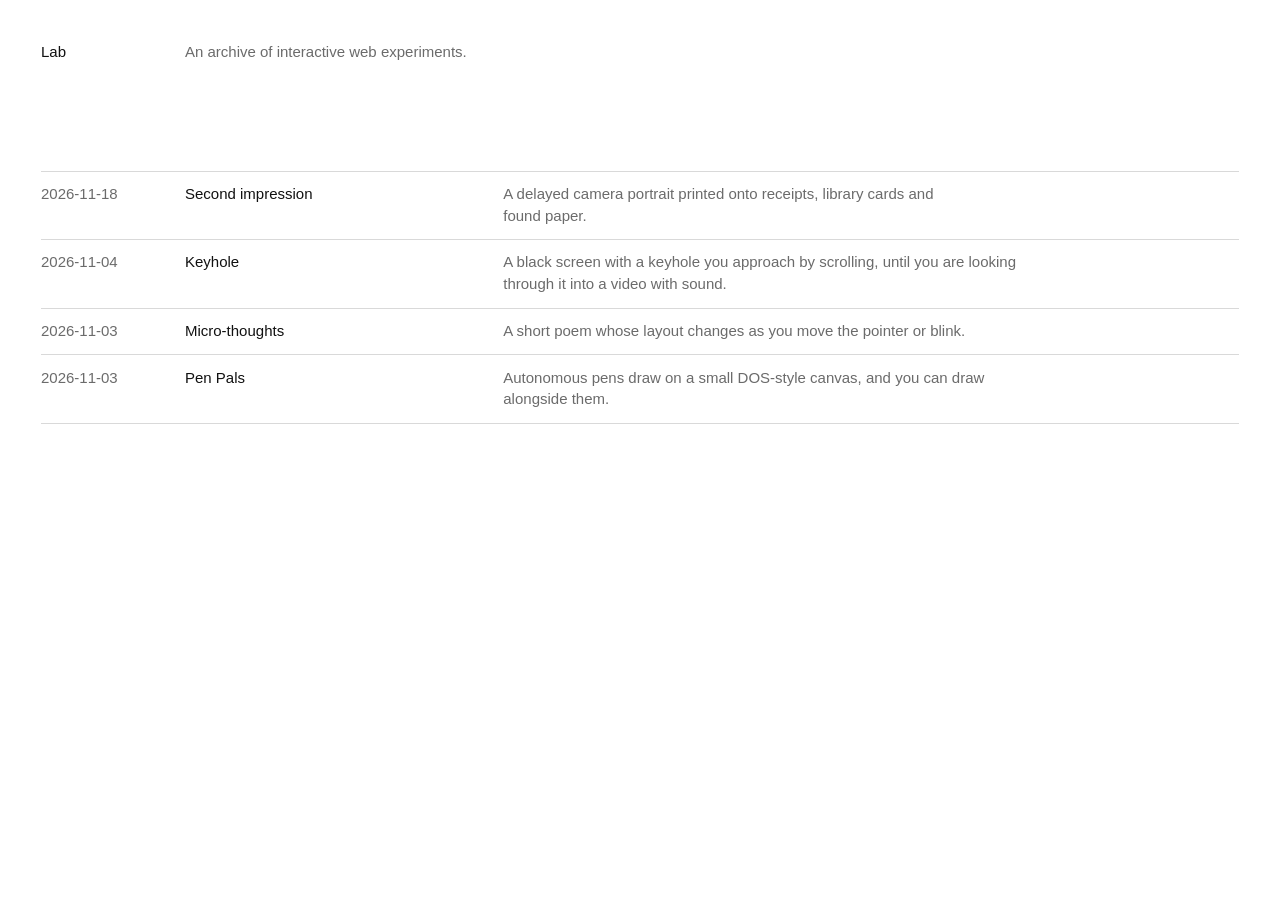
<file: index.html>
<!doctype html>
<html lang="en">
<head>
<meta charset="utf-8">
<meta name="viewport" content="width=device-width, initial-scale=1">
<meta name="description" content="An archive of interactive web experiments.">
<meta name="theme-color" content="#ffffff">
<link rel="icon" href="data:,">
<title>Lab</title>
<style>
  :root {
    color-scheme: light;
    --ink: #111;
    --quiet: #6b6b6b;
    --rule: #d9d9d9;
    --paper: #fff;
    --margin: clamp(16px, 3.2vw, 48px);
    --date: 7.5rem;
    --name: minmax(9rem, 2fr);
    --text: minmax(0, 5fr);
    --gap: 1.5rem;
  }
  * { box-sizing: border-box; }
  html { -webkit-text-size-adjust: 100%; }
  body {
    margin: 0;
    padding: var(--margin);
    background: var(--paper);
    color: var(--ink);
    font: 400 15px/1.45 "Helvetica Neue", Helvetica, Arial, sans-serif;
    -webkit-font-smoothing: antialiased;
  }
  header, li a {
    display: grid;
    grid-template-columns: var(--date) var(--name) var(--text);
    column-gap: var(--gap);
  }
  header { padding-bottom: clamp(3rem, 12vh, 7.5rem); }
  h1, p { margin: 0; font: inherit; }
  h1 { font-weight: 500; }
  header p { grid-column: 2 / -1; color: var(--quiet); }
  ol { margin: 0; padding: 0; list-style: none; border-bottom: 1px solid var(--rule); }
  li { border-top: 1px solid var(--rule); }
  li a { padding: 0.7rem 0 0.8rem; color: inherit; text-decoration: none; }
  time { color: var(--quiet); font-variant-numeric: tabular-nums; }
  .title { font-weight: 500; }
  .description { color: var(--quiet); max-width: 62ch; text-wrap: pretty; }
  li a:hover .title, li a:focus-visible .title { text-decoration: underline; text-underline-offset: 0.2em; text-decoration-thickness: 1px; }
  li a:focus-visible { outline: 1px solid var(--ink); outline-offset: 2px; }
  @media (max-width: 640px) {
    header, li a { grid-template-columns: minmax(0, 1fr); }
    header p { grid-column: 1; }
    time { font-size: 13px; }
  }
</style>
</head>
<body>
  <header>
    <h1>Lab</h1>
    <p>An archive of interactive web experiments.</p>
  </header>
  <main>
    <ol>
      <!-- prototypes:start (generated, do not edit) -->
      <li><a href="prototypes/second-impression/index.html"><time datetime="2026-11-18">2026-11-18</time><span class="title">Second impression</span><span class="description">A delayed camera portrait printed onto receipts, library cards and found paper.</span></a></li>
      <li><a href="prototypes/keyhole/index.html"><time datetime="2026-11-04">2026-11-04</time><span class="title">Keyhole</span><span class="description">A black screen with a keyhole you approach by scrolling, until you are looking through it into a video with sound.</span></a></li>
      <li><a href="prototypes/micro-thoughts/index.html"><time datetime="2026-11-03">2026-11-03</time><span class="title">Micro-thoughts</span><span class="description">A short poem whose layout changes as you move the pointer or blink.</span></a></li>
      <li><a href="prototypes/pen-pals/index.html"><time datetime="2026-11-03">2026-11-03</time><span class="title">Pen Pals</span><span class="description">Autonomous pens draw on a small DOS-style canvas, and you can draw alongside them.</span></a></li>
      <!-- prototypes:end -->
    </ol>
  </main>
</body>
</html>
</file>
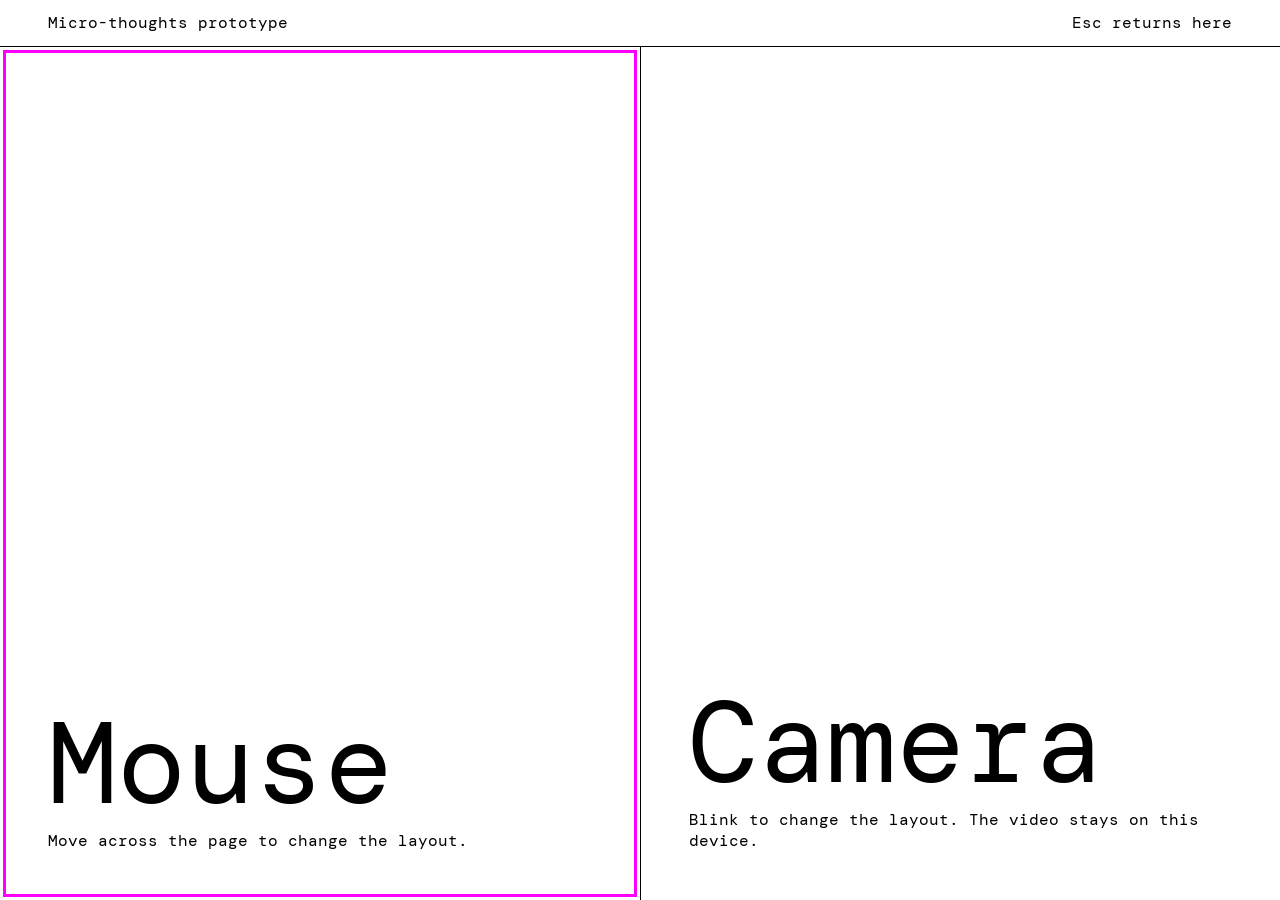
<file: poem-grid/index.html>
<!doctype html>
<html lang="en">
<head>
<meta charset="utf-8">
<meta name="viewport" content="width=device-width, initial-scale=1">
<title>Micro-thoughts prototype</title>
<link rel="preconnect" href="https://fonts.googleapis.com">
<link rel="preconnect" href="https://fonts.gstatic.com" crossorigin>
<link href="https://fonts.googleapis.com/css2?family=DM+Mono:ital,wght@0,300;0,400;0,500;1,300;1,400;1,500&display=swap" rel="stylesheet">
<style>
  /* Colours: every channel is either 0 or 255, plus one grey. */
  :root {
    --black: rgb(0 0 0);
    --white: rgb(255 255 255);
    --grey: rgb(128 128 128);
    --red: rgb(255 0 0);
    --green: rgb(0 255 0);
    --blue: rgb(0 0 255);
    --cyan: rgb(0 255 255);
    --magenta: rgb(255 0 255);
    --yellow: rgb(255 255 0);
    --margin: clamp(16px, 4vw, 48px);
  }
  * { box-sizing: border-box; }
  html, body {
    margin: 0;
    height: 100%;
    overflow: hidden;
    background: var(--white);
    color: var(--black);
    font-family: 'DM Mono', ui-monospace, monospace;
    touch-action: none;
    -webkit-font-smoothing: antialiased;
  }

  #stage {
    position: fixed;
    inset: var(--margin);
    display: flex;
  }
  #text {
    flex: 0 0 auto;
    max-width: 100%;
    line-height: 1.35;
    font-weight: 400;
    --fill: var(--black);
    --on: var(--white);
  }
  #text .title { margin-bottom: 1em; }
  #text .stanza + .stanza { margin-top: 1em; }
  #text .line { min-height: 1lh; }
  #text.justify .line { text-align: justify; }
  #text.justify .title { text-align: left; }
  #text.caps { text-transform: uppercase; letter-spacing: 0.1em; }

  /* Highlights */
  .hl-italic { font-style: italic; }
  .hl-fill { background: var(--fill); color: var(--on); }

  /* Dividers: every glyph boxed by thin rules, spaces and breaks as solid rectangles */
  .word { white-space: nowrap; }
  .ch { border-right: 1px solid var(--grey); }
  .word .ch:first-child { border-left: 1px solid var(--grey); }
  .sp, .br, .pbr {
    display: inline-block;
    height: 0.72em;
    vertical-align: -0.08em;
  }
  .sp { width: 1ch; background: var(--black); }
  .br { width: 2ch; margin-left: 1ch; background: var(--grey); }
  .pbr { width: 4ch; margin-left: 1ch; background: var(--fill); }

  /* Word boxes */
  .wb {
    display: inline-block;
    border: 1px solid var(--black);
    padding: 0 0.3ch;
    margin: 0 0.4ch 0.25em 0;
    line-height: 1.2;
  }

  /* Letter boxes */
  .boxes {
    display: grid;
    border-left: 1px solid var(--black);
    border-top: 1px solid var(--black);
  }
  .boxes > div {
    border-right: 1px solid var(--black);
    border-bottom: 1px solid var(--black);
    text-align: center;
    overflow: hidden;
  }
  .boxes .eol { background: var(--eol); }
  .boxes .sp { display: block; width: auto; height: auto; background: var(--space); }

  /* Per-line scaling */
  #text.scale .line { white-space: nowrap; line-height: 1; }

  /* Invisible grid overlay; press G to reveal it */
  #grid {
    position: fixed;
    inset: 0;
    display: grid;
    z-index: 10;
    pointer-events: none;
  }
  #grid > div { outline: 1px solid transparent; }
  body.debug #grid > div { outline-color: rgb(255 0 255 / 0.5); }
  body.debug #grid > div.on { background: rgb(255 0 255 / 0.08); }
  #hud {
    position: fixed;
    left: 8px;
    bottom: 6px;
    z-index: 11;
    font-size: 11px;
    color: var(--magenta);
    display: none;
  }
  body.debug #hud { display: block; }
  body.camera #grid, body.camera #hud { display: none; }

  /* Start screen and full-screen notices */
  [hidden] { display: none !important; }
  #selector, #notice {
    position: fixed;
    inset: 0;
    z-index: 30;
    background: var(--white);
    font-size: clamp(13px, 1.4vw, 16px);
    line-height: 1.35;
  }
  #selector { display: grid; grid-template: auto 1fr / 1fr 1fr; }
  #selector header {
    grid-column: 1 / -1;
    display: flex;
    justify-content: space-between;
    gap: 2ch;
    padding: 12px var(--margin);
    border-bottom: 1px solid var(--black);
  }
  @media (hover: none) { #selector-esc { display: none; } }
  .choice {
    appearance: none;
    border: 0;
    border-radius: 0;
    margin: 0;
    padding: var(--margin);
    background: var(--white);
    color: var(--black);
    font: inherit;
    text-align: left;
    cursor: pointer;
    display: flex;
    flex-direction: column;
    justify-content: flex-end;
    gap: 0.5em;
    min-width: 0;
  }
  .choice + .choice { border-left: 1px solid var(--black); }
  .choice b { font-weight: 400; font-size: clamp(40px, 9vw, 150px); line-height: 1; }
  .choice:active { background: var(--black); color: var(--white); }
  @media (hover: hover) { .choice:hover { background: var(--black); color: var(--white); } }
  @media (orientation: portrait) {
    #selector { grid-template: auto 1fr 1fr / 1fr; }
    .choice + .choice { border-left: 0; border-top: 1px solid var(--black); }
  }
  .choice:focus-visible, .act:focus-visible, #cam:focus-visible {
    outline: 3px solid var(--magenta);
    outline-offset: -6px;
  }
  #notice {
    padding: var(--margin);
    display: flex;
    flex-direction: column;
    justify-content: center;
    gap: 1em;
  }
  #notice h1 { margin: 0; font-weight: 400; font-size: clamp(32px, 7vw, 96px); line-height: 1.05; }
  #notice p { margin: 0; max-width: 52ch; }
  #notice-actions { display: flex; flex-wrap: wrap; gap: 8px; margin-top: 1em; }
  .act {
    appearance: none;
    border: 1px solid var(--black);
    border-radius: 0;
    margin: 0;
    padding: 0.6em 1.2ch;
    background: var(--white);
    color: var(--black);
    font: inherit;
    cursor: pointer;
  }
  .act:active { background: var(--black); color: var(--white); }
  @media (hover: hover) { .act:hover { background: var(--black); color: var(--white); } }

  /* Floating camera view. Fixed and out of flow, so #stage never measures it. */
  #cam {
    position: fixed;
    left: 0;
    top: 0;
    z-index: 15;
    width: clamp(180px, 30vw, 420px);
    background: var(--white);
    border: 1px solid var(--black);
    font-size: 11px;
    line-height: 1.3;
    cursor: grab;
    user-select: none;
    -webkit-user-select: none;
    touch-action: none;
  }
  #cam.dragging { cursor: grabbing; }
  #cam.blink { outline: 4px solid var(--yellow); }
  #cam-frame { position: relative; aspect-ratio: 4 / 3; overflow: hidden; background: var(--black); }
  #cam-video, #cam-mesh { position: absolute; inset: 0; width: 100%; height: 100%; display: block; }
  #cam-video { object-fit: cover; transform: scaleX(-1); }
  #cam-status { padding: 3px 6px; border-bottom: 1px solid var(--black); }
  #cam-status.ready { background: var(--green); }
  #cam-note { color: var(--red); }
  .cam-grip { position: absolute; top: 0; width: 28px; height: 28px; touch-action: none; }
  .cam-grip::after {
    content: '';
    position: absolute;
    top: 0;
    width: 10px;
    height: 10px;
    background: var(--white);
    border: 1px solid var(--black);
  }
  #cam-grip-left { left: 0; cursor: nwse-resize; }
  #cam-grip-left::after { left: 0; }
  #cam-grip-right { right: 0; cursor: nesw-resize; }
  #cam-grip-right::after { right: 0; }
  #cam-foot {
    display: flex;
    justify-content: space-between;
    align-items: stretch;
  }
  #cam-count { padding: 3px 6px; flex: 1; }
  #cam.blink #cam-count { background: var(--yellow); }
  #cam-stop { border-width: 0 0 0 1px; padding: 3px 8px; font-size: 11px; min-height: 26px; }

  /* Camera debug values; press G in Camera mode */
  #cam-debug {
    position: fixed;
    left: 8px;
    top: 8px;
    z-index: 16;
    margin: 0;
    padding: 4px 6px;
    max-width: calc(100vw - 16px);
    background: var(--white);
    color: var(--magenta);
    font: 11px/1.3 'DM Mono', ui-monospace, monospace;
    white-space: pre;
    overflow: hidden;
    pointer-events: none;
    display: none;
  }
  body.camera.debug #cam-debug { display: block; }
</style>
</head>
<body>
<div id="stage"><div id="text"></div></div>
<div id="grid"></div>
<div id="hud"></div>
<section id="cam" tabindex="0" aria-label="Camera view. Arrow keys move it, plus and minus resize it." hidden>
  <div id="cam-frame">
    <video id="cam-video" playsinline muted autoplay></video>
    <canvas id="cam-mesh"></canvas>
    <div class="cam-grip" id="cam-grip-left"></div>
    <div class="cam-grip" id="cam-grip-right"></div>
  </div>
  <div id="cam-status" aria-live="polite"><div id="cam-stage"></div><div id="cam-note"></div></div>
  <div id="cam-foot"><span id="cam-count">0 blinks</span><button id="cam-stop" class="act" type="button">Stop</button></div>
</section>
<pre id="cam-debug"></pre>
<div id="notice" role="alert" hidden>
  <h1 id="notice-title"></h1>
  <p id="notice-body"></p>
  <div id="notice-actions">
    <button id="notice-retry" class="act" type="button">Try again</button>
    <button id="notice-mouse" class="act" type="button">Use mouse</button>
    <button id="notice-back" class="act" type="button">Back</button>
  </div>
</div>
<main id="selector">
  <header><span>Micro-thoughts prototype</span><span id="selector-esc">Esc returns here</span></header>
  <button class="choice" id="choose-mouse" type="button"><b>Mouse</b><span>Move across the page to change the layout.</span></button>
  <button class="choice" id="choose-camera" type="button"><b>Camera</b><span>Blink to change the layout. The video stays on this device.</span></button>
</main>

<script>
// First paragraph is the title, blank lines separate stanzas.
const POEM = `Fish air

A man sits outside the fish shop, on a plastic chair, in the shade of a canopy.
A plastic container of fish in one hand. The paper bag it came in with the other.
Eyes closed, bag over his mouth. Breathing only from it. Again and again.
Like the smell is too much. Or not enough. Hard to tell.`;

// pos: horizontal and vertical placement (s = start, c = centre, e = end).
// w: text width, always capped at the screen. fill: grow text to fill the space.
const VARIANTS = [
  { name: 'centre column', mode: 'plain', pos: 'c c', w: '34ch', align: 'center' },
  { name: 'left top, fixed width', mode: 'plain', pos: 's s', w: '420px', align: 'left' },
  { name: 'right bottom', mode: 'plain', pos: 'e e', w: '30ch', align: 'right' },
  { name: 'centre justified', mode: 'plain', pos: 'c c', w: '38ch', align: 'justify' },
  { name: 'bottom, full width', mode: 'plain', pos: 'c e', w: '100%', align: 'center', fill: true },
  { name: 'fill left', mode: 'plain', pos: 's s', w: '100%', align: 'left', fill: true },
  { name: 'title letters italic', mode: 'letters', hl: 'italic', pos: 'c c', w: '34ch', align: 'left' },
  { name: 'title letters fill', mode: 'letters', hl: 'fill', color: 'blue', pos: 's s', w: '100%', align: 'left', fill: true },
  { name: 'title words italic', mode: 'words', hl: 'italic', pos: 'e e', w: '30ch', align: 'right' },
  { name: 'title words fill', mode: 'words', hl: 'fill', color: 'red', pos: 'c c', w: '100%', align: 'center', fill: true },
  { name: 'dividers', mode: 'dividers', color: 'red', pos: 's c', w: '48ch', align: 'left', scale: 1.3 },
  { name: 'letter boxes', mode: 'boxes', space: 'white', eol: 'black', pos: 'c c' },
  { name: 'letter boxes, colour', mode: 'boxes', space: 'black', eol: 'blue', pos: 'c c' },
  { name: 'word boxes', mode: 'wordboxes', pos: 'c c', w: '100%', align: 'center', fill: true },
  { name: 'line scale', mode: 'scale', pos: 's c' },
  { name: 'caps justified', mode: 'plain', caps: true, pos: 'c c', w: '40ch', align: 'justify', scale: 0.75 },
  { name: 'random fills', mode: 'random', color: 'yellow', pos: 's s', w: '40ch', align: 'left' },
  { name: 'key words', mode: 'keywords', color: 'green', pos: 'c e', w: '100%', align: 'left', fill: true },
];

const LIGHT = new Set(['white', 'yellow', 'green', 'cyan']);
const STOP = new Set('the a an and or of for to in on at it is me my i one that its own like with from by as this'.split(' '));
const PLACE = { s: 'flex-start', c: 'center', e: 'flex-end' };

const stage = document.getElementById('stage');
const text = document.getElementById('text');
const grid = document.getElementById('grid');
const hud = document.getElementById('hud');

const poem = parse(POEM);
const titleWords = new Set(poem.title.split(/\s+/).map(norm).filter(Boolean));
const titleLetters = new Set([...poem.title.toLowerCase()].filter(c => /\p{L}/u.test(c)));
const keywords = pickKeywords(poem);

function parse(src) {
  const blocks = src.trim().split(/\n\s*\n/);
  const title = blocks.shift().trim();
  const stanzas = blocks.map(b => b.split('\n').map(l => l.trim()).filter(Boolean));
  return { title, stanzas };
}

function norm(word) {
  return word.toLowerCase().replace(/[^\p{L}\p{N}]/gu, '');
}

function pickKeywords({ stanzas }) {
  const counts = new Map();
  for (const line of stanzas.flat()) {
    for (const w of line.split(/\s+/)) {
      const k = norm(w);
      if (k.length > 3 && !STOP.has(k)) counts.set(k, (counts.get(k) || 0) + 1);
    }
  }
  const ranked = [...counts].sort((a, b) => b[1] - a[1]).map(([k]) => k);
  return new Set([...titleWords, ...ranked.slice(0, 4)]);
}

function mulberry32(seed) {
  return () => {
    seed |= 0; seed = seed + 0x6D2B79F5 | 0;
    let t = Math.imul(seed ^ seed >>> 15, 1 | seed);
    t = t + Math.imul(t ^ t >>> 7, 61 | t) ^ t;
    return ((t ^ t >>> 14) >>> 0) / 4294967296;
  };
}

function el(tag, cls, content) {
  const node = document.createElement(tag);
  if (cls) node.className = cls;
  if (content != null) node.textContent = content;
  return node;
}

// Splits a line into words and the whitespace between them.
function tokens(line) {
  return line.split(/(\s+)/).filter(Boolean);
}

// Builds the inner content of one line for the flowing modes.
function lineContent(line, v, rng, isStanzaEnd) {
  const frag = document.createDocumentFragment();
  const hl = `hl-${v.hl || 'fill'}`;
  switch (v.mode) {
    case 'letters': {
      let run = '';
      for (const c of line) {
        if (titleLetters.has(c.toLowerCase())) {
          if (run) frag.append(run), run = '';
          frag.append(el('span', hl, c));
        } else run += c;
      }
      if (run) frag.append(run);
      return frag;
    }
    case 'words':
    case 'random':
    case 'keywords': {
      for (const t of tokens(line)) {
        const k = norm(t);
        const on = k && (
          v.mode === 'words' ? titleWords.has(k) :
          v.mode === 'keywords' ? keywords.has(k) :
          rng() < 0.22
        );
        frag.append(on ? el('span', hl, t) : t);
      }
      return frag;
    }
    case 'dividers': {
      for (const t of tokens(line)) {
        if (/\s/.test(t)) {
          for (let i = 0; i < t.length; i++) frag.append(el('span', 'sp'));
        } else {
          const word = el('span', 'word');
          for (const c of t) word.append(el('span', 'ch', c));
          frag.append(word);
        }
      }
      frag.append(el('span', isStanzaEnd ? 'pbr' : 'br'));
      return frag;
    }
    case 'wordboxes': {
      for (const t of line.split(/\s+/).filter(Boolean)) frag.append(el('span', 'wb', t));
      return frag;
    }
    default:
      frag.append(line);
      return frag;
  }
}

function buildFlow(v, rng) {
  const title = el('div', 'title line');
  title.append(lineContent(poem.title, v, rng, true));
  text.append(title);
  for (const lines of poem.stanzas) {
    const stanza = el('div', 'stanza');
    lines.forEach((line, i) => {
      const row = el('div', 'line');
      row.append(lineContent(line, v, rng, i === lines.length - 1));
      stanza.append(row);
    });
    text.append(stanza);
  }
}

// Shrinks (or grows, for fill variants) the font until the text fits the stage.
function fitFont(v) {
  const W = stage.clientWidth, H = stage.clientHeight;
  const fits = () =>
    text.scrollWidth <= text.clientWidth + 1 &&
    text.offsetWidth <= W + 1 &&
    text.offsetHeight <= H + 1;
  const set = px => (text.style.fontSize = px + 'px');
  const base = Math.min(20, Math.max(13, innerWidth * 0.011 + 8)) * (v.scale || 1);
  let lo = 4, hi = v.fill ? Math.max(W, H) : base;
  set(hi);
  if (fits()) return;
  for (let i = 0; i < 18; i++) {
    const mid = (lo + hi) / 2;
    set(mid);
    fits() ? (lo = mid) : (hi = mid);
  }
  set(Math.floor(lo * 10) / 10);
}

// Wraps the poem into rows of `cols` cells. Every line pads to the row end with
// end-of-line cells; stanzas are separated by a full row of them.
function wrapCells(cols) {
  const rows = [];
  let row = [];
  const pad = t => { while (row.length < cols) row.push({ t }); };
  const flush = () => { rows.push(row); row = []; };
  const para = str => {
    for (let w of str.split(/\s+/).filter(Boolean)) {
      let chars = [...w];
      while (chars.length > cols) {
        if (row.length) { pad('sp'); flush(); }
        row = chars.slice(0, cols).map(c => ({ t: 'ch', c }));
        flush();
        chars = chars.slice(cols);
      }
      if (row.length && row.length + 1 + chars.length > cols) { pad('sp'); flush(); }
      if (row.length) row.push({ t: 'sp' });
      for (const c of chars) row.push({ t: 'ch', c });
    }
    pad('eol');
    flush();
  };
  para(poem.title);
  for (const lines of poem.stanzas) {
    pad('eol'); flush();
    lines.forEach(para);
  }
  return rows;
}

function layoutBoxes(v) {
  const W = stage.clientWidth - 1, H = stage.clientHeight - 1;
  let best = { s: -1 };
  for (let cols = 8; cols <= 120; cols++) {
    const rows = wrapCells(cols);
    const s = Math.max(1, Math.floor(Math.min(W / cols, H / rows.length)));
    if (s > best.s) best = { s, cols, rows };
  }
  const { s, cols, rows } = best;
  const boxes = el('div', 'boxes');
  boxes.style.gridTemplateColumns = `repeat(${cols}, ${s}px)`;
  boxes.style.gridAutoRows = `${s}px`;
  boxes.style.fontSize = `${s * 0.6}px`;
  boxes.style.lineHeight = `${s - 1}px`;
  boxes.style.setProperty('--space', `var(--${v.space})`);
  boxes.style.setProperty('--eol', `var(--${v.eol})`);
  const frag = document.createDocumentFragment();
  for (const cell of rows.flat()) frag.append(el('div', cell.t === 'ch' ? '' : cell.t, cell.c));
  boxes.append(frag);
  text.append(boxes);
}

// Breaks a line into balanced pieces of at most `max` characters, at word boundaries.
function splitLine(line, max) {
  const pieces = Math.ceil(line.length / max);
  if (pieces <= 1) return [line];
  const target = line.length / pieces;
  const out = [];
  let cur = '';
  for (const w of line.split(' ')) {
    if (cur && (cur + ' ' + w).length > target && out.length < pieces - 1) { out.push(cur); cur = w; }
    else cur = cur ? cur + ' ' + w : w;
  }
  return [...out, cur];
}

// Each line gets its own size so it spans the full width; then everything
// scales down together if the stack is taller than the screen. Lines too long
// to stay readable at full width are broken into pieces first.
function layoutScale() {
  const W = stage.clientWidth, H = stage.clientHeight;
  const maxChars = Math.max(12, Math.floor(W / (0.6 * 16)));
  const rows = [];
  const add = str => {
    const row = el('div', 'line', str);
    row.style.fontSize = '100px';
    text.append(row);
    rows.push(row);
  };
  add(poem.title);
  for (const s of poem.stanzas) {
    text.append(el('div', 'gap'));
    s.flatMap(line => splitLine(line, maxChars)).forEach(add);
  }
  const gaps = [...text.querySelectorAll('.gap')];
  const sizes = rows.map(r => (100 * W) / r.scrollWidth * 0.99);
  const lh = rows[0].offsetHeight / 100;
  const gap = H * 0.025;
  const total = sizes.reduce((a, b) => a + b * lh, 0) + gap * gaps.length;
  const k = Math.min(1, (H - gap * gaps.length) / (total - gap * gaps.length));
  rows.forEach((r, i) => (r.style.fontSize = sizes[i] * k + 'px'));
  gaps.forEach(g => (g.style.height = gap + 'px'));
}

let current = -1;
let seed = 1;

function render() {
  if (current < 0) return; // nothing on stage yet: start screen, or fonts arriving behind it
  const v = VARIANTS[current];
  const [x, y] = v.pos.split(' ');
  stage.style.justifyContent = PLACE[x];
  stage.style.alignItems = PLACE[y];

  text.replaceChildren();
  text.removeAttribute('style');
  text.className = [v.mode, v.align === 'justify' && 'justify', v.caps && 'caps'].filter(Boolean).join(' ');
  if (v.color) {
    text.style.setProperty('--fill', `var(--${v.color})`);
    text.style.setProperty('--on', LIGHT.has(v.color) ? 'var(--black)' : 'var(--white)');
  }

  if (v.mode === 'boxes') return layoutBoxes(v);
  if (v.mode === 'scale') return layoutScale();

  text.style.textAlign = v.align === 'justify' ? 'justify' : v.align;
  text.style.width = v.w === '100%' ? '100%' : `min(${v.w}, 100%)`;
  buildFlow(v, mulberry32(seed));
  fitFont(v);
}

function show(index) {
  if (index === current) return;
  current = index;
  seed = (Math.random() * 2 ** 31) | 0;
  hud.textContent = `${index + 1}/${VARIANTS.length} · ${VARIANTS[index].name}`;
  [...grid.children].forEach((c, i) => c.classList.toggle('on', i % VARIANTS.length === index && i === lastCell));
  render();
}

// The grid is as square as possible for the screen's aspect ratio.
let cols = 1, rows = 1, lastCell = 0;
function layoutGrid() {
  const n = VARIANTS.length;
  cols = Math.max(1, Math.round(Math.sqrt(n * innerWidth / innerHeight)));
  rows = Math.ceil(n / cols);
  grid.style.gridTemplate = `repeat(${rows}, 1fr) / repeat(${cols}, 1fr)`;
  grid.replaceChildren(...Array.from({ length: cols * rows }, () => el('div')));
}

function onPointer(e) {
  const c = Math.min(cols - 1, Math.floor((e.clientX / innerWidth) * cols));
  const r = Math.min(rows - 1, Math.floor((e.clientY / innerHeight) * rows));
  lastCell = r * cols + c;
  show(lastCell % VARIANTS.length);
}

/* ---------- Layout selection ---------- */

// A layout can come back only after this many others have followed it.
const LAYOUT_COOLDOWN = 3;

// history: layout indexes in the order shown, the one on screen last. rng: () => [0, 1).
// The last LAYOUT_COOLDOWN entries are excluded, so a layout shown on blink N is
// out for N+1, N+2 and N+3, and eligible again on N+4.
function pickLayout(history, count, rng) {
  const excluded = new Set(history.slice(-LAYOUT_COOLDOWN));
  const eligible = [];
  for (let i = 0; i < count; i++) if (!excluded.has(i)) eligible.push(i);
  return eligible[Math.floor(rng() * eligible.length)];
}

/* ---------- Modes ---------- */

const selector = document.getElementById('selector');
const chooseMouse = document.getElementById('choose-mouse');
const chooseCamera = document.getElementById('choose-camera');

let mode = null; // null on the start screen, then 'mouse' or 'camera'
let modeListeners = null; // AbortController for everything the current mode listens to
let pending = 0;

// index.html#12 opens on variant 12
function firstLayout() {
  return Math.max(0, Math.min(VARIANTS.length, parseInt(location.hash.slice(1)) || 1) - 1);
}

function onResize() {
  cancelAnimationFrame(pending);
  pending = requestAnimationFrame(() => {
    if (mode === 'mouse') layoutGrid();
    render();
    if (mode === 'camera') placeCam();
  });
}

function enterMode(next) {
  mode = next;
  selector.hidden = true;
  modeListeners = new AbortController();
  const { signal } = modeListeners;
  addEventListener('resize', onResize, { signal });
  addEventListener('keydown', e => {
    if (e.key === 'g' || e.key === 'G') document.body.classList.toggle('debug');
  }, { signal });
  return signal;
}

function enterMouse() {
  const signal = enterMode('mouse');
  addEventListener('pointermove', onPointer, { signal });
  addEventListener('pointerdown', onPointer, { signal });
  layoutGrid();
  show(firstLayout());
}

function leaveMode() {
  if (mode === 'camera') leaveCamera();
  modeListeners?.abort();
  modeListeners = null;
  cancelAnimationFrame(pending);
  mode = null;
  document.body.classList.remove('debug');
  // Empty the stage, so the next choice starts from nothing and show() can't skip.
  current = -1;
  lastCell = 0;
  text.replaceChildren();
  text.removeAttribute('style');
  text.className = '';
  grid.replaceChildren();
  hud.textContent = '';
}

function backToSelector() {
  const last = mode === 'camera' ? chooseCamera : chooseMouse;
  leaveMode();
  selector.hidden = false;
  last.focus();
}

chooseMouse.addEventListener('click', enterMouse);
chooseCamera.addEventListener('click', enterCamera);
selector.addEventListener('keydown', e => {
  if (e.key === 'ArrowLeft' || e.key === 'ArrowUp') chooseMouse.focus();
  if (e.key === 'ArrowRight' || e.key === 'ArrowDown') chooseCamera.focus();
});
addEventListener('keydown', e => {
  if (e.key === 'Escape' && mode) backToSelector();
});
if (matchMedia('(hover: hover)').matches) chooseMouse.focus();

/* ---------- Blink detector ---------- */

// Every tunable value for blink detection. Closure runs from 0 (this person's eye
// at rest) to 1 (fully closed). Times are in milliseconds, angles in degrees.
const BLINK = {
  // How each eye's closure is read from its two signals
  BLEND_WEIGHT: 0.5,      // share of the blendshape; the rest is eye aspect ratio
  BLEND_FULL: 0.6,        // blendshape value that counts as fully closed
  EAR_CLOSED_RATIO: 0.55, // aspect ratio at full closure, as a share of the open baseline
  // Hysteresis: both eyes must pass these
  CLOSING_ENTER: 0.25,    // open -> closing
  CLOSED_ENTER: 0.6,      // closing -> closed
  REOPEN_BELOW: 0.35,     // closed -> reopened, which is where the blink counts
  OPEN_BELOW: 0.2,        // an abandoned closure is over once below this
  WINK_ASYMMETRY: 0.4,    // closure difference between the eyes that rules out a blink
  WINK_MS: 60,            // how long one eye may lead the other on the way back
  // Each eye's aspect ratio must also fall this far, as a share of its baseline. In 106
  // real blinks the shallower eye always got to 0.64 or lower. An eye that is narrowed
  // but open (a glance down, a smile, the other side of a wink) reads closed on its
  // blendshape, but not here.
  MUST_REACH_EAR_RATIO: 0.65,
  // Timing
  MAX_CLOSING_MS: 300,    // slower than this is a droop or a glance, not a blink
  MIN_BLINK_MS: 50,       // onset to reopening; shorter than this is one noisy frame
  MAX_CLOSED_MS: 500,     // longer than this is resting the eyes
  REFRACTORY_MS: 120,     // after a count, one blink can never count twice
  MAX_GAP_MS: 450,        // a longer gap between samples means the reading can't be trusted
  SETTLE_MS: 250,         // wait after a face returns or a pause ends
  // Open-eye baseline
  BASE_WINDOW_MS: 4000,   // rolling window for the median
  BASE_SAMPLE_MS: 100,    // one baseline sample per this long, at any frame rate
  BASE_MIN_SAMPLES: 8,    // samples needed before blinks can count
  BASE_MAX_BLEND: 0.5,    // never calibrate on eyes that look shut
  HOLD_ADAPT_MS: 1500,    // a narrowed eye held this long becomes the new baseline...
  HOLD_ADAPT_BELOW: 0.85, // ...unless it is really shut, which must not
  FACE_FORGET_MS: 3000,   // a face gone this long may be someone else: recalibrate
  // When the reading is unreliable
  MAX_YAW: 28,
  MAX_PITCH: 22,
  MAX_ROLL: 35,
  MAX_HEAD_SPEED: 240,    // degrees per second
  LOOK_DOWN_PAUSE: 0.6,   // gaze blendshape, read only while the eyes are open
};

function blinkInit() {
  return {
    phase: 'open', // open, closing, closed, reopened, hold (waits for open) or paused
    t: null,
    enteredAt: 0,  // when the current phase began
    closedAt: 0,
    onsetAt: 0,
    asymAt: null,
    deepestL: 1,   // lowest aspect ratio against baseline, per eye, since the onset
    deepestR: 1,
    settleUntil: 0,
    pause: null,
    lostAt: null,
    gazeDown: false,
    pose: null,
    samples: [],   // [{t, earL, earR, blinkL, blinkR}], baseline window
    sampledAt: -Infinity,
    base: null,
    closureL: 0,
    closureR: 0,
    lastReject: null,
  };
}

function median(values) {
  const v = [...values].sort((a, b) => a - b);
  const m = v.length >> 1;
  return v.length % 2 ? v[m] : (v[m - 1] + v[m]) / 2;
}

function clamp01(x) {
  return x < 0 ? 0 : x > 1 ? 1 : x;
}

// One eye's closure against this person's open-eye baseline.
function eyeClosure(ear, blend, baseEar, baseBlend, cfg) {
  const byEar = baseEar > 0 ? (1 - ear / baseEar) / (1 - cfg.EAR_CLOSED_RATIO) : 0;
  const byBlend = (blend - baseBlend) / Math.max(0.15, cfg.BLEND_FULL - baseBlend);
  return cfg.BLEND_WEIGHT * clamp01(byBlend) + (1 - cfg.BLEND_WEIGHT) * clamp01(byEar);
}

function withBaseline(s, sample, cfg) {
  if (sample.t - s.sampledAt < cfg.BASE_SAMPLE_MS) return s;
  const samples = s.samples.filter(b => sample.t - b.t <= cfg.BASE_WINDOW_MS);
  samples.push({
    t: sample.t,
    earL: sample.left.ear, earR: sample.right.ear,
    blinkL: sample.left.blink, blinkR: sample.right.blink,
  });
  const base = samples.length < cfg.BASE_MIN_SAMPLES ? s.base : {
    earL: median(samples.map(b => b.earL)), earR: median(samples.map(b => b.earR)),
    blinkL: median(samples.map(b => b.blinkL)), blinkR: median(samples.map(b => b.blinkR)),
  };
  return { ...s, samples, sampledAt: sample.t, base };
}

// Pure: takes the previous state and one sample, returns the next state and any event.
// sample: { t, face, left: {ear, blink}, right: {ear, blink}, yaw, pitch, roll, lookDown,
//           tooSmall, tooDark }. No sample field is read from the camera directly, so
// recorded or synthetic sequences behave exactly as live ones do.
// event: { type: 'blink', t, closedMs, totalMs } or { type: 'reject', t, reason }.
//
// A blink counts on reopening. Only then is it known that both eyes shut together, for
// a believable time, and came back. Counting at closure would be about 100ms sooner but
// would fire on every wink, long closure and downward glance that later proves false.
function blinkStep(prev, sample, cfg = BLINK) {
  const { t } = sample;
  if (prev.t !== null && t <= prev.t) return { state: prev, event: null };

  const midBlink = prev.phase === 'closing' || prev.phase === 'closed';
  const drop = reason => (midBlink ? { type: 'reject', t, reason } : null);
  let s = { ...prev, t };
  const rest = (next, reason) => {
    const event = drop(reason);
    return {
      state: {
        ...s, ...next,
        enteredAt: t,
        settleUntil: t + cfg.SETTLE_MS,
        closureL: 0, closureR: 0,
        lastReject: event ? reason : s.lastReject,
      },
      event,
    };
  };

  if (prev.t !== null && t - prev.t > cfg.MAX_GAP_MS) {
    s = { ...s, phase: 'open', pose: null };
    if (!sample.face) return rest({ pause: 'no face', lostAt: t }, 'gap');
  }

  if (!sample.face) {
    const lostAt = s.lostAt ?? t;
    const forget = t - lostAt > cfg.FACE_FORGET_MS
      ? { samples: [], base: null, sampledAt: -Infinity } : null;
    return rest({ phase: 'open', pause: 'no face', lostAt, pose: null, gazeDown: false, ...forget }, 'face lost');
  }
  s.lostAt = null;

  const pose = { yaw: sample.yaw, pitch: sample.pitch, roll: sample.roll, t };
  const dt = prev.pose ? t - prev.pose.t : 0;
  const speed = dt > 0
    ? Math.hypot(pose.yaw - prev.pose.yaw, pose.pitch - prev.pose.pitch, pose.roll - prev.pose.roll) / dt * 1000
    : 0;
  s.pose = pose;
  const unreliable =
    sample.tooDark ? 'too dark' :
    sample.tooSmall ? 'too far' :
    Math.abs(pose.yaw) > cfg.MAX_YAW || Math.abs(pose.pitch) > cfg.MAX_PITCH || Math.abs(pose.roll) > cfg.MAX_ROLL ? 'head turned' :
    speed > cfg.MAX_HEAD_SPEED ? 'head moving' : null;
  if (unreliable) return rest({ phase: 'paused', pause: unreliable }, unreliable);
  if (s.phase === 'paused') s.phase = 'open';
  s.pause = null;

  if (!s.base) {
    const shut = (sample.left.blink + sample.right.blink) / 2 > cfg.BASE_MAX_BLEND;
    return { state: shut ? s : withBaseline(s, sample, cfg), event: null };
  }

  const cL = eyeClosure(sample.left.ear, sample.left.blink, s.base.earL, s.base.blinkL, cfg);
  const cR = eyeClosure(sample.right.ear, sample.right.blink, s.base.earR, s.base.blinkR, cfg);
  const lo = Math.min(cL, cR), hi = Math.max(cL, cR);
  s.closureL = cL;
  s.closureR = cR;

  // Gaze is read only while the eyes are clearly open. The blendshape also rises during
  // a real blink, so reading it then would veto the very thing being looked for.
  if (hi < cfg.CLOSING_ENTER) s.gazeDown = (sample.lookDown ?? 0) > cfg.LOOK_DOWN_PAUSE;

  if (s.phase === 'open') s.deepestL = s.deepestR = 1;
  s.deepestL = Math.min(s.deepestL, sample.left.ear / s.base.earL);
  s.deepestR = Math.min(s.deepestR, sample.right.ear / s.base.earR);

  let event = null;
  const reject = reason => {
    event = { type: 'reject', t, reason };
    s.lastReject = reason;
    s.phase = 'hold';
    s.enteredAt = t;
  };

  switch (s.phase) {
    case 'open':
      if (t < s.settleUntil || s.gazeDown) break;
      if (lo >= cfg.CLOSED_ENTER && hi - lo <= cfg.WINK_ASYMMETRY) {
        // Low frame rate: the closing phase can fall between two frames.
        s.phase = 'closed';
        s.enteredAt = s.closedAt = s.onsetAt = t;
        s.asymAt = null;
      } else if (lo >= cfg.CLOSING_ENTER) {
        s.phase = 'closing';
        s.enteredAt = s.onsetAt = t;
      }
      break;
    case 'closing':
      if (lo >= cfg.CLOSED_ENTER && hi - lo <= cfg.WINK_ASYMMETRY) {
        s.phase = 'closed';
        s.enteredAt = s.closedAt = t;
        s.asymAt = null;
      } else if (hi < cfg.OPEN_BELOW) {
        s.phase = 'open';
        s.enteredAt = t;
      } else if (t - s.onsetAt > cfg.MAX_CLOSING_MS) {
        reject(hi - lo > cfg.WINK_ASYMMETRY ? 'wink' : 'too slow');
      }
      break;
    case 'closed': {
      const closedMs = t - s.closedAt;
      if (hi <= cfg.REOPEN_BELOW) {
        const reason =
          t - s.onsetAt < cfg.MIN_BLINK_MS ? 'too short' :
          Math.max(s.deepestL, s.deepestR) > cfg.MUST_REACH_EAR_RATIO ? 'not shut' : null;
        if (reason) {
          event = { type: 'reject', t, reason };
          s.lastReject = reason;
          s.phase = 'open';
          s.enteredAt = t;
        } else {
          event = { type: 'blink', t, closedMs, totalMs: t - s.onsetAt };
          s.phase = 'reopened';
          s.enteredAt = t;
        }
      } else if (closedMs > cfg.MAX_CLOSED_MS) {
        reject('too long');
      } else if (lo <= cfg.REOPEN_BELOW && hi >= cfg.CLOSED_ENTER) {
        if (s.asymAt === null) s.asymAt = t;
        else if (t - s.asymAt >= cfg.WINK_MS) reject('wink');
      } else {
        s.asymAt = null;
      }
      break;
    }
    case 'reopened':
      if (t - s.enteredAt >= cfg.REFRACTORY_MS) {
        s.phase = 'open';
        s.enteredAt = t;
      }
      break;
    case 'hold':
      if (hi < cfg.OPEN_BELOW) {
        s.phase = 'open';
        s.enteredAt = t;
      } else if (t - s.enteredAt > cfg.HOLD_ADAPT_MS && hi < cfg.HOLD_ADAPT_BELOW) {
        s = withBaseline(s, sample, cfg); // eyes settled narrower: smiling, say
      }
      break;
  }

  if (s.phase === 'open' && hi < cfg.CLOSING_ENTER && !s.gazeDown) s = withBaseline(s, sample, cfg);
  return { state: s, event };
}

/* ---------- Signals from landmarks ---------- */

// MediaPipe landmark indexes. "left" and "right" are the subject's own.
const EYES = {
  right: {
    corners: [33, 133], lids: [[160, 144], [158, 153]],
    ring: [33, 7, 163, 144, 145, 153, 154, 155, 133, 173, 157, 158, 159, 160, 161, 246],
    iris: [468, 469, 470, 471, 472],
  },
  left: {
    corners: [362, 263], lids: [[385, 380], [387, 373]],
    ring: [263, 249, 390, 373, 374, 380, 381, 382, 362, 398, 384, 385, 386, 387, 388, 466],
    iris: [473, 474, 475, 476, 477],
  },
};

// Landmarks are normalised to each axis separately, so distances only mean something
// once they are back in pixels.
function pixelDistance(a, b, w, h) {
  return Math.hypot((a.x - b.x) * w, (a.y - b.y) * h);
}

function eyeAspect(lm, eye, w, h) {
  const width = pixelDistance(lm[eye.corners[0]], lm[eye.corners[1]], w, h);
  const open = eye.lids.reduce((sum, [a, b]) => sum + pixelDistance(lm[a], lm[b], w, h), 0);
  return width > 0 ? open / (2 * width) : 0;
}

function shapeScore(shapes, name) {
  return shapes.find(c => c.categoryName === name)?.score ?? 0;
}

// Head angles from the facial transformation matrix (column-major, may include scale).
function headAngles(m) {
  const d = m.data;
  const sx = Math.hypot(d[0], d[1], d[2]) || 1;
  const sy = Math.hypot(d[4], d[5], d[6]) || 1;
  const sz = Math.hypot(d[8], d[9], d[10]) || 1;
  const deg = 180 / Math.PI;
  return {
    yaw: Math.atan2(d[8] / sz, d[10] / sz) * deg,
    pitch: Math.asin(Math.max(-1, Math.min(1, -d[9] / sz))) * deg,
    roll: Math.atan2(d[1] / sy, d[0] / sx) * deg,
  };
}

/* ---------- Camera mode ---------- */

const TRACKER = {
  BUNDLE: 'https://cdn.jsdelivr.net/npm/@mediapipe/tasks-vision@1.1.1/vision_bundle.mjs',
  WASM: 'https://cdn.jsdelivr.net/npm/@mediapipe/tasks-vision@1.1.1/wasm',
  MODEL: 'https://storage.googleapis.com/mediapipe-models/face_landmarker/face_landmarker/float16/1/face_landmarker.task',
  LOAD_TIMEOUT_MS: 45000,
  STALL_MS: 8000,          // no new frames for this long, while visible, is a failure
  STAGE_MIN_MS: 350,       // each stage stays up at least this long on the way forward
  NOTE_HOLD_MS: 500,       // a condition must last this long before it is mentioned
  LIGHT_EVERY_MS: 500,
  LIGHT_WARN: 45,          // mean brightness out of 255
  LIGHT_PAUSE: 16,
  MIN_EYE_PX: 12,          // narrower than this in the video is too coarse to read
  MIN_FPS: 12,             // below this, real blinks start to fall between frames
  HISTORY_KEEP: 8,
  FLASH_MS: 180,
  // The floating view follows the face
  ZOOM_FACE_FILL: 0.75,    // share of the view the face should fill
  ZOOM_MAX: 4,
  ZOOM_EASE_MS: 300,       // how quickly the view catches up with the face
  ZOOM_DEADBAND: 0.03,     // ignore smaller changes, so a still face gets a still picture
  ZOOM_RELEASE_MS: 1200,   // with no face for this long, show the whole picture again
};

const STAGES = {
  camera: 'Allow the camera',
  loading: 'Loading tracker',
  face: 'Finding your face',
  eyes: 'Finding your eyes',
  tracking: 'Tracking your eyes',
  calibrating: 'Keep your eyes open',
  blinks: 'Ready. Blink.',
};

const NOTES = {
  'no face': 'No face in view',
  'too dark': 'Too dark. Paused',
  'too far': 'Too far. Move closer',
  'head turned': 'Face the camera',
  'look down': 'Look up. Paused',
  dim: 'Low light',
  slow: 'Low frame rate',
  crowd: 'Staying on one face',
  hidden: 'Resumed after pause',
  muted: 'Camera paused',
};

const FAILURES = {
  insecure: ['This page is not secure.', 'Browsers give the camera only to https and localhost pages. Open this page at http://localhost instead.'],
  unsupported: ['No camera access here.', 'This browser does not offer camera access. Try a current browser.'],
  denied: ['The camera is blocked.', 'The browser said no. Allow the camera for this page in the address bar, and in system settings if it is off there, then try again.'],
  none: ['No camera found.', 'Nothing here can see you. Connect a camera, then try again.'],
  busy: ['The camera is busy.', 'Something else may be using it. Close that, then try again.'],
  load: ['The tracker did not load.', 'It comes from a CDN the first time. Check the connection, then try again.'],
  gone: ['The camera went away.', 'It was unplugged or switched off. Connect it, then try again.'],
  stalled: ['The camera stopped.', 'No new pictures have arrived for a while. Try again.'],
  crashed: ['The tracker stopped.', 'It hit an error while reading the video. Try again.'],
};

const camBox = document.getElementById('cam');
const camFrame = document.getElementById('cam-frame');
const camVideo = document.getElementById('cam-video');
const camMesh = document.getElementById('cam-mesh');
const camStatus = document.getElementById('cam-status');
const camStage = document.getElementById('cam-stage');
const camNote = document.getElementById('cam-note');
const camCount = document.getElementById('cam-count');
const camDebug = document.getElementById('cam-debug');
const notice = document.getElementById('notice');
const meshCtx = camMesh.getContext('2d');
const COLOURS = {};

let cam = null;           // this visit to Camera mode: survives a retry
let run = null;           // one attempt at the camera and tracker: a retry starts a new one
let trackerFailures = 0;

function enterCamera() {
  const signal = enterMode('camera');
  document.body.classList.add('camera');
  for (const c of ['green', 'yellow', 'red', 'cyan']) {
    COLOURS[c] = getComputedStyle(document.documentElement).getPropertyValue(`--${c}`).trim();
  }
  show(firstLayout());
  cam = { count: 0, history: [current], pos: null, flash: 0 };
  camCount.textContent = blinkLabel(0);

  camBox.addEventListener('pointerdown', dragStart, { signal });
  camBox.addEventListener('keydown', nudgeCam, { signal });
  document.getElementById('cam-grip-left').addEventListener('pointerdown', e => resizeStart(e, -1), { signal });
  document.getElementById('cam-grip-right').addEventListener('pointerdown', e => resizeStart(e, 1), { signal });
  document.getElementById('cam-stop').addEventListener('click', backToSelector, { signal });
  document.getElementById('notice-retry').addEventListener('click', startRun, { signal });
  document.getElementById('notice-back').addEventListener('click', backToSelector, { signal });
  document.getElementById('notice-mouse').addEventListener('click', () => { leaveMode(); enterMouse(); }, { signal });
  document.addEventListener('visibilitychange', onVisibility, { signal });
  startRun();
}

function leaveCamera() {
  stopRun();
  cam?.endDrag?.();
  clearTimeout(cam?.flash);
  camBox.classList.remove('blink', 'dragging');
  camBox.hidden = true;
  camBox.style.width = '';
  notice.hidden = true;
  camDebug.textContent = '';
  document.body.classList.remove('camera');
  cam = null;
}

function stopRun() {
  if (!run) return;
  const r = run;
  run = null;
  r.alive = false;
  r.listeners.abort();
  clearInterval(r.watchdog);
  if (r.frameCb && camVideo.cancelVideoFrameCallback) camVideo.cancelVideoFrameCallback(r.frameCb);
  cancelAnimationFrame(r.raf);
  r.stream?.getTracks().forEach(track => track.stop());
  camVideo.pause();
  camVideo.srcObject = null;
  camVideo.style.transform = '';
  r.landmarker?.close();
  meshCtx.clearRect(0, 0, camMesh.width, camMesh.height);
}

function fail(kind) {
  stopRun();
  const [title, body] = FAILURES[kind];
  document.getElementById('notice-title').textContent = title;
  document.getElementById('notice-body').textContent = body;
  const retry = document.getElementById('notice-retry');
  retry.hidden = kind === 'insecure' || kind === 'unsupported';
  camBox.hidden = true;
  notice.hidden = false;
  (retry.hidden ? document.getElementById('notice-mouse') : retry).focus();
}

async function startRun() {
  stopRun();
  notice.hidden = true;
  camBox.hidden = false;
  placeCam();
  const r = run = {
    alive: true,
    listeners: new AbortController(),
    stream: null,
    landmarker: null,
    frameCb: 0,
    raf: 0,
    watchdog: 0,
    lastTs: 0,
    lastVideoTime: -1,
    lastFrameAt: 0,
    det: blinkInit(),
    face: null,
    faces: 0,
    stage: null,
    stageAt: 0,
    noteKey: null,
    noteWant: null,
    noteWantAt: 0,
    noteUntil: 0,
    hiddenNote: false,
    muted: false,
    light: 255,
    lightAt: 0,
    fps: 0,
    detectMs: 0,
    debugAt: 0,
    meshDrawn: false,
    view: FULL_VIEW,
    viewTarget: FULL_VIEW,
    viewAt: 0,
    faceSeenAt: 0,
    vw: 0,
    vh: 0,
  };
  setStage(r, 'camera');
  setNote(r, null);

  if (!window.isSecureContext) return fail('insecure');
  if (!navigator.mediaDevices?.getUserMedia) return fail('unsupported');

  let stream;
  try {
    stream = await navigator.mediaDevices.getUserMedia({
      audio: false,
      video: { facingMode: 'user', width: { ideal: 1280 }, height: { ideal: 720 }, frameRate: { ideal: 30 } },
    });
  } catch (err) {
    if (r.alive) fail(cameraFailure(err));
    return;
  }
  // Esc may have come while the browser was asking. Never keep a camera nobody wants.
  if (!r.alive) return stream.getTracks().forEach(track => track.stop());
  r.stream = stream;

  const { signal } = r.listeners;
  for (const track of stream.getVideoTracks()) {
    track.addEventListener('ended', () => { if (r.alive) fail('gone'); }, { signal });
    track.addEventListener('mute', () => { r.muted = true; }, { signal });
    track.addEventListener('unmute', () => { r.muted = false; r.lastFrameAt = performance.now(); }, { signal });
  }

  camVideo.srcObject = stream;
  try {
    await camVideo.play();
  } catch (err) {
    if (r.alive) fail('busy');
    return;
  }
  if (!r.alive) return;

  setStage(r, 'loading');
  let landmarker;
  try {
    landmarker = await withTimeout(loadTracker(), TRACKER.LOAD_TIMEOUT_MS);
  } catch (err) {
    trackerFailures++;
    if (r.alive) fail('load');
    return;
  }
  if (!r.alive) return landmarker.close();
  r.landmarker = landmarker;

  setStage(r, 'face');
  r.lastFrameAt = performance.now();
  r.watchdog = setInterval(() => watchFrames(r), 1000);
  nextFrame(r);
}

function cameraFailure(err) {
  switch (err?.name) {
    case 'NotAllowedError':
    case 'SecurityError':
      return 'denied';
    case 'NotFoundError':
    case 'DevicesNotFoundError':
    case 'OverconstrainedError':
      return 'none';
    default:
      return 'busy'; // NotReadableError, TrackStartError, AbortError
  }
}

function withTimeout(promise, ms) {
  let timer;
  const timeout = new Promise((_, reject) => { timer = setTimeout(() => reject(new Error('timed out')), ms); });
  // A tracker that arrives after the timeout has no owner, so close it.
  promise.then(t => { if (timer === null) t.close(); }, () => {});
  return Promise.race([promise, timeout]).finally(() => { clearTimeout(timer); timer = null; });
}

async function loadTracker() {
  // The browser remembers a failed module fetch for the life of the page, so a retry
  // after a failure needs a URL it has not seen.
  const url = TRACKER.BUNDLE + (trackerFailures ? `?retry=${trackerFailures}` : '');
  const { FilesetResolver, FaceLandmarker } = await import(url);
  const files = await FilesetResolver.forVisionTasks(TRACKER.WASM);
  const options = delegate => ({
    baseOptions: { modelAssetPath: TRACKER.MODEL, delegate },
    runningMode: 'VIDEO',
    numFaces: 2,
    outputFaceBlendshapes: true,
    outputFacialTransformationMatrixes: true,
  });
  try {
    return await FaceLandmarker.createFromOptions(files, options('GPU'));
  } catch (err) {
    return await FaceLandmarker.createFromOptions(files, options('CPU'));
  }
}

function nextFrame(r) {
  if (camVideo.requestVideoFrameCallback) {
    r.frameCb = camVideo.requestVideoFrameCallback(now => onFrame(r, now));
  } else {
    // Older browsers. A live stream's currentTime never stops moving, so it can't reveal
    // a new frame; pacing to the camera's own rate is the closest available.
    const frameRate = r.stream.getVideoTracks()[0]?.getSettings().frameRate || 30;
    r.raf = requestAnimationFrame(now => {
      if (!r.alive) return;
      if (now - r.lastVideoTime < 1000 / frameRate - 4) return nextFrame(r);
      r.lastVideoTime = now;
      onFrame(r, now);
    });
  }
}

function onFrame(r, now) {
  if (!r.alive) return;
  nextFrame(r);
  const vw = camVideo.videoWidth, vh = camVideo.videoHeight;
  if (document.hidden || !vw || !vh) return;

  // Timestamps must strictly increase, and whole milliseconds are what the tracker expects.
  const ts = Math.max(r.lastTs + 1, Math.round(now));
  const dt = r.lastTs ? ts - r.lastTs : 0;
  r.lastTs = ts;
  r.lastFrameAt = performance.now();
  if (dt > 0 && dt < 1000) r.fps = r.fps ? r.fps * 0.95 + (1000 / dt) * 0.05 : 1000 / dt;
  if (vw !== r.vw || vh !== r.vh) {
    r.vw = vw;
    r.vh = vh;
    camFrame.style.aspectRatio = `${vw} / ${vh}`;
    placeCam();
  }
  if (ts - r.lightAt >= TRACKER.LIGHT_EVERY_MS) {
    r.lightAt = ts;
    r.light = measureLight(r.face?.box, vw, vh);
  }

  let result;
  const started = performance.now();
  try {
    result = r.landmarker.detectForVideo(camVideo, ts);
  } catch (err) {
    console.error(err);
    return fail('crashed');
  }
  r.detectMs = r.detectMs * 0.9 + (performance.now() - started) * 0.1;

  const face = pickFace(r, result);
  const sample = face
    ? readSample(ts, face, vw, vh, r.light)
    : { t: ts, face: false };
  const { state, event } = blinkStep(r.det, sample);
  r.det = state;

  updateView(r, vw, vh, ts);
  drawMesh(r, face?.lm, vw, vh);
  updateStage(r, sample);
  updateNote(r, sample, ts);
  if (document.body.classList.contains('debug') && ts - r.debugAt >= 100) {
    r.debugAt = ts;
    writeDebug(r, sample);
  }
  if (event?.type === 'blink') onBlink();
}

// Staying on one face matters more than which one: if two people are in frame, the
// reading must not jump between them mid-blink.
function pickFace(r, result) {
  const all = result.faceLandmarks;
  r.faces = all.length;
  if (!all.length) {
    r.face = null;
    return null;
  }
  let best = 0;
  if (all.length > 1) {
    let score = Infinity;
    all.forEach((lm, i) => {
      const nose = lm[1];
      const width = Math.abs(lm[454].x - lm[234].x);
      const s = r.face ? Math.hypot(nose.x - r.face.x, nose.y - r.face.y) : -width;
      if (s < score) { score = s; best = i; }
    });
  }
  const lm = all[best];
  // Sides of the face and forehead to chin, kept inside the picture.
  const x = Math.max(0, Math.min(lm[234].x, lm[454].x)), y = Math.max(0, lm[10].y);
  const w = Math.min(1, Math.max(lm[234].x, lm[454].x)) - x, h = Math.min(1, lm[152].y) - y;
  r.face = { x: lm[1].x, y: lm[1].y, box: w > 0 && h > 0 ? { x, y, w, h } : null };
  return { lm, shapes: result.faceBlendshapes[best]?.categories ?? [], matrix: result.facialTransformationMatrixes[best] };
}

function readSample(t, { lm, shapes, matrix }, w, h, light) {
  const eyeWidth = eye => pixelDistance(lm[eye.corners[0]], lm[eye.corners[1]], w, h);
  const inFrame = eye => eye.corners.every(i => lm[i].x >= 0 && lm[i].x <= 1 && lm[i].y >= 0 && lm[i].y <= 1);
  const angles = matrix ? headAngles(matrix) : { yaw: 0, pitch: 0, roll: 0 };
  return {
    t,
    face: true,
    left: { ear: eyeAspect(lm, EYES.left, w, h), blink: shapeScore(shapes, 'eyeBlinkLeft') },
    right: { ear: eyeAspect(lm, EYES.right, w, h), blink: shapeScore(shapes, 'eyeBlinkRight') },
    lookDown: (shapeScore(shapes, 'eyeLookDownLeft') + shapeScore(shapes, 'eyeLookDownRight')) / 2,
    ...angles,
    eyesVisible: inFrame(EYES.left) && inFrame(EYES.right),
    tooSmall: Math.min(eyeWidth(EYES.left), eyeWidth(EYES.right)) < TRACKER.MIN_EYE_PX,
    tooDark: light < TRACKER.LIGHT_PAUSE,
  };
}

function onBlink() {
  cam.count++;
  camCount.textContent = blinkLabel(cam.count);
  camBox.classList.add('blink');
  clearTimeout(cam.flash);
  cam.flash = setTimeout(() => camBox.classList.remove('blink'), TRACKER.FLASH_MS);
  const next = pickLayout(cam.history, VARIANTS.length, Math.random);
  cam.history = [...cam.history, next].slice(-TRACKER.HISTORY_KEEP);
  show(next);
}

function blinkLabel(n) {
  return `${n} ${n === 1 ? 'blink' : 'blinks'}`;
}

function setStage(r, key) {
  if (r.stage === key) return;
  r.stage = key;
  r.stageAt = performance.now();
  camStage.textContent = STAGES[key];
  showStatus(r);
}

// One line: a note, when there is something to say, otherwise the stage.
function showStatus(r) {
  camStage.hidden = Boolean(r.noteKey);
  camStatus.classList.toggle('ready', r.stage === 'blinks' && !r.noteKey);
  placeCam(); // a line that wraps at small sizes must not push the view off screen
}

function updateStage(r, sample) {
  const want =
    !sample.face ? 'face' :
    !sample.eyesVisible ? 'eyes' :
    r.det.base ? 'blinks' : 'calibrating';
  const order = ['face', 'eyes', 'tracking', 'calibrating', 'blinks'];
  const at = order.indexOf(r.stage), to = order.indexOf(want);
  if (to <= at) {
    setStage(r, want); // going back is immediate
  } else if (performance.now() - r.stageAt >= TRACKER.STAGE_MIN_MS) {
    setStage(r, order[at + 1]); // going forward shows each stage in turn
  }
}

function setNote(r, key) {
  if (r.noteKey === key) return;
  r.noteKey = key;
  camNote.textContent = key ? NOTES[key] : '';
  showStatus(r);
}

function updateNote(r, sample, now) {
  const want =
    r.muted ? 'muted' :
    r.det.pause === 'too dark' ? 'too dark' :
    !sample.face ? 'no face' :
    r.det.pause === 'too far' ? 'too far' :
    r.det.pause === 'head turned' ? 'head turned' :
    r.det.gazeDown ? 'look down' :
    r.light < TRACKER.LIGHT_WARN ? 'dim' :
    r.fps && r.fps < TRACKER.MIN_FPS ? 'slow' :
    r.faces > 1 ? 'crowd' :
    r.hiddenNote && now < r.noteUntil ? 'hidden' : null;
  if (want !== r.noteWant) {
    r.noteWant = want;
    r.noteWantAt = now;
  }
  // Conditions must hold for a moment first, so brief ones don't make the text flicker.
  if (now - r.noteWantAt >= TRACKER.NOTE_HOLD_MS || want === 'hidden') setNote(r, want);
}

// Mean brightness of the face, or of the whole picture until there is one. A lit face
// in a dark room is perfectly readable, so the background must not count against it.
function measureLight(box, vw, vh) {
  const c = measureLight.ctx ??= Object.assign(document.createElement('canvas'), { width: 32, height: 24 })
    .getContext('2d', { willReadFrequently: true });
  if (box) c.drawImage(camVideo, box.x * vw, box.y * vh, box.w * vw, box.h * vh, 0, 0, 32, 24);
  else c.drawImage(camVideo, 0, 0, 32, 24);
  const { data } = c.getImageData(0, 0, 32, 24);
  let sum = 0;
  for (let i = 0; i < data.length; i += 4) sum += data[i] * 0.3 + data[i + 1] * 0.59 + data[i + 2] * 0.11;
  return sum / (data.length / 4);
}

// How video pixels land in a box with object-fit: cover, mirrored horizontally.
function coverMap(vw, vh, bw, bh) {
  const s = Math.max(bw / vw, bh / vh);
  const ox = (bw - vw * s) / 2, oy = (bh - vh * s) / 2;
  return {
    x: nx => bw - (ox + nx * vw * s),
    y: ny => oy + ny * vh * s,
  };
}

// The view is a zoom and a centre, the centre as a share of the frame as displayed.
const FULL_VIEW = { z: 1, cx: 0.5, cy: 0.5 };

function clampView({ z, cx, cy }) {
  const half = 0.5 / z; // never pan past the edge of the picture
  return { z, cx: Math.min(1 - half, Math.max(half, cx)), cy: Math.min(1 - half, Math.max(half, cy)) };
}

// Pure: the view that frames a face box given in video coordinates (0 to 1).
function faceView(box, vw, vh, bw, bh, cfg = TRACKER) {
  const map = coverMap(vw, vh, bw, bh);
  const faceW = Math.abs(map.x(box.x + box.w) - map.x(box.x));
  const faceH = map.y(box.y + box.h) - map.y(box.y);
  const fit = cfg.ZOOM_FACE_FILL * Math.min(bw / faceW, bh / faceH);
  return clampView({
    z: Math.max(1, Math.min(cfg.ZOOM_MAX, fit)),
    cx: map.x(box.x + box.w / 2) / bw,
    cy: map.y(box.y + box.h / 2) / bh,
  });
}

// Pure: eases from one view to another, the same at any frame rate.
function easeView(from, to, dt, cfg = TRACKER) {
  const k = 1 - Math.exp(-dt / cfg.ZOOM_EASE_MS);
  return clampView({
    z: from.z + (to.z - from.z) * k,
    cx: from.cx + (to.cx - from.cx) * k,
    cy: from.cy + (to.cy - from.cy) * k,
  });
}

function updateView(r, vw, vh, now) {
  const { width: bw, height: bh } = camFrame.getBoundingClientRect();
  if (r.face?.box) {
    r.faceSeenAt = now;
    const next = faceView(r.face.box, vw, vh, bw, bh);
    const t = r.viewTarget;
    const d = TRACKER.ZOOM_DEADBAND;
    if (Math.abs(next.z / t.z - 1) > d || Math.abs(next.cx - t.cx) > d / t.z || Math.abs(next.cy - t.cy) > d / t.z) r.viewTarget = next;
  } else if (now - r.faceSeenAt > TRACKER.ZOOM_RELEASE_MS) {
    r.viewTarget = FULL_VIEW;
  }
  r.view = easeView(r.view, r.viewTarget, r.viewAt ? now - r.viewAt : 0);
  r.viewAt = now;
  const { z, cx, cy } = r.view;
  camVideo.style.transform = `translate(${z * (0.5 - cx) * bw}px, ${z * (0.5 - cy) * bh}px) scale(${z}) scaleX(-1)`;
}

function drawMesh(r, lm, vw, vh) {
  if (!lm) {
    if (r.meshDrawn) meshCtx.clearRect(0, 0, camMesh.width, camMesh.height);
    r.meshDrawn = false;
    return;
  }
  const box = camFrame.getBoundingClientRect();
  const k = devicePixelRatio || 1;
  const pw = Math.round(box.width * k), ph = Math.round(box.height * k);
  // Assigning canvas size reallocates it, so only do that when it really changed.
  if (camMesh.width !== pw) camMesh.width = pw;
  if (camMesh.height !== ph) camMesh.height = ph;
  // Exactly what the video's transform does to the same point.
  const cover = coverMap(vw, vh, box.width, box.height);
  const { z, cx, cy } = r.view;
  const map = {
    x: nx => box.width / 2 + z * (cover.x(nx) - cx * box.width),
    y: ny => box.height / 2 + z * (cover.y(ny) - cy * box.height),
  };
  const c = meshCtx;
  c.setTransform(pw / box.width, 0, 0, ph / box.height, 0, 0);
  c.clearRect(0, 0, box.width, box.height);

  const dots = (from, to, size) => {
    c.beginPath();
    for (let i = from; i < to; i++) c.rect(map.x(lm[i].x) - size / 2, map.y(lm[i].y) - size / 2, size, size);
    c.fill();
  };
  c.fillStyle = COLOURS.green;
  dots(0, 468, 1);

  c.strokeStyle = COLOURS.yellow;
  c.lineWidth = 1;
  c.beginPath();
  for (const eye of [EYES.left, EYES.right]) {
    eye.ring.forEach((i, n) => {
      if (n) c.lineTo(map.x(lm[i].x), map.y(lm[i].y));
      else c.moveTo(map.x(lm[i].x), map.y(lm[i].y));
    });
    c.closePath();
  }
  c.stroke();

  c.fillStyle = COLOURS.red;
  dots(468, Math.min(478, lm.length), 2);
  r.meshDrawn = true;
}

function writeDebug(r, sample) {
  const d = r.det, b = d.base;
  const n = x => (x == null || Number.isNaN(x) ? '  - ' : x.toFixed(2).padStart(5));
  const a = x => (x == null ? '   -' : x.toFixed(0).padStart(4));
  const c = BLINK;
  camDebug.textContent = [
    `video     ${r.vw}x${r.vh}  fps ${r.fps.toFixed(1)}  detect ${r.detectMs.toFixed(1)}ms`,
    `state     ${d.phase}${d.pause ? ` (${d.pause})` : ''}${d.gazeDown ? ' (gaze down)' : ''}  stage ${r.stage}`,
    `                L     R`,
    `ear       ${n(sample.left?.ear)} ${n(sample.right?.ear)}`,
    `  base    ${n(b?.earL)} ${n(b?.earR)}`,
    `blend     ${n(sample.left?.blink)} ${n(sample.right?.blink)}`,
    `  base    ${n(b?.blinkL)} ${n(b?.blinkR)}`,
    `closure   ${n(d.closureL)} ${n(d.closureR)}`,
    `thresh    closing ${c.CLOSING_ENTER}  closed ${c.CLOSED_ENTER}  reopen ${c.REOPEN_BELOW}  open ${c.OPEN_BELOW}`,
    `head      yaw${a(sample.yaw)} pitch${a(sample.pitch)} roll${a(sample.roll)}  down ${n(sample.lookDown)}`,
    `light     ${r.light.toFixed(0)}  faces ${r.faces}`,
    `blinks    ${cam.count}  last reject ${d.lastReject ?? '-'}`,
    `layouts   ${cam.history.map(i => i + 1).join(' ')}`,
    `now       ${current + 1}/${VARIANTS.length} ${VARIANTS[current].name}`,
  ].join('\n');
}

function watchFrames(r) {
  if (!r.alive || document.hidden || r.muted) return;
  if (performance.now() - r.lastFrameAt > TRACKER.STALL_MS) fail('stalled');
}

function onVisibility() {
  if (!run) return;
  const r = run;
  if (document.hidden) {
    // Whatever the eyes do while hidden can't be seen, so nothing half-read may carry over.
    r.det = { ...r.det, phase: 'open', closureL: 0, closureR: 0, pose: null, t: null };
  } else {
    r.lastFrameAt = performance.now();
    r.hiddenNote = true;
    r.noteUntil = (r.lastTs || 0) + 2000;
    if (camVideo.srcObject) camVideo.play().catch(() => {});
  }
}

/* The floating view: starts in a corner, drags and resizes, stays on screen. */

const CAM_MIN_WIDTH = 140;

function placeCam() {
  if (!cam || camBox.hidden) return;
  camBox.style.width = cam.width ? `${cam.width}px` : '';
  const limit = camWidthLimit();
  if (camBox.getBoundingClientRect().width > limit) camBox.style.width = `${limit}px`;
  const box = camBox.getBoundingClientRect();
  const gap = 12;
  const maxX = Math.max(0, innerWidth - box.width), maxY = Math.max(0, innerHeight - box.height);
  const pos = cam.pos ?? { x: maxX - gap, y: maxY - gap };
  moveCam(Math.min(maxX, Math.max(0, pos.x)), Math.min(maxY, Math.max(0, pos.y)), !cam.pos);
}

// The widest the view can be and still fit on screen, picture and status included.
function camWidthLimit() {
  const box = camBox.getBoundingClientRect(), frame = camFrame.getBoundingClientRect();
  const aspect = frame.width / frame.height;
  return Math.max(CAM_MIN_WIDTH, Math.min(innerWidth, (innerHeight - (box.height - frame.height)) * aspect));
}

function moveCam(x, y, unset) {
  if (!unset) cam.pos = { x, y };
  camBox.style.left = `${x}px`;
  camBox.style.top = `${y}px`;
}

function dragStart(e) {
  if (e.target.closest('button, .cam-grip')) return;
  const box = camBox.getBoundingClientRect();
  const dx = e.clientX - box.left, dy = e.clientY - box.top;
  camBox.setPointerCapture(e.pointerId);
  camBox.classList.add('dragging');
  const drag = new AbortController();
  camBox.addEventListener('pointermove', m => {
    cam.pos = { x: m.clientX - dx, y: m.clientY - dy };
    placeCam();
  }, { signal: drag.signal });
  const end = () => {
    drag.abort();
    camBox.classList.remove('dragging');
  };
  cam.endDrag = end; // Esc can arrive mid-drag
  for (const type of ['pointerup', 'pointercancel', 'lostpointercapture']) {
    camBox.addEventListener(type, end, { signal: drag.signal });
  }
}

// Resizes from a top corner and keeps the opposite bottom corner where it is. The picture
// keeps its proportions because only the width is set. side: -1 left grip, 1 right grip.
function resizeStart(e, side) {
  e.preventDefault();
  const grip = e.currentTarget;
  const box = camBox.getBoundingClientRect(), frame = camFrame.getBoundingClientRect();
  const aspect = frame.width / frame.height;
  const fromX = e.clientX, fromY = e.clientY;
  grip.setPointerCapture(e.pointerId);
  const drag = new AbortController();
  grip.addEventListener('pointermove', m => {
    const wide = (m.clientX - fromX) * side, tall = (fromY - m.clientY) * aspect;
    const width = box.width + (Math.abs(wide) > Math.abs(tall) ? wide : tall);
    cam.width = Math.max(CAM_MIN_WIDTH, Math.min(camWidthLimit(), width));
    camBox.style.width = `${cam.width}px`;
    const now = camBox.getBoundingClientRect();
    cam.pos = { x: side < 0 ? box.right - now.width : box.left, y: box.bottom - now.height };
    placeCam();
  }, { signal: drag.signal });
  const end = () => drag.abort();
  cam.endDrag = end;
  for (const type of ['pointerup', 'pointercancel', 'lostpointercapture']) {
    grip.addEventListener(type, end, { signal: drag.signal });
  }
}

function nudgeCam(e) {
  if (e.target === camBox && '+=-_'.includes(e.key)) {
    const box = camBox.getBoundingClientRect();
    cam.width = Math.max(CAM_MIN_WIDTH, Math.min(camWidthLimit(), box.width + ('+='.includes(e.key) ? 20 : -20)));
    placeCam();
    return;
  }
  const step = { ArrowLeft: [-16, 0], ArrowRight: [16, 0], ArrowUp: [0, -16], ArrowDown: [0, 16] }[e.key];
  if (!step || e.target !== camBox) return;
  e.preventDefault();
  const box = camBox.getBoundingClientRect();
  cam.pos = { x: box.left + step[0], y: box.top + step[1] };
  placeCam();
}

// Refit once DM Mono is in, since measurements against the fallback font are wrong
Promise.all(['400 16px "DM Mono"', 'italic 400 16px "DM Mono"'].map(f => document.fonts.load(f))).then(render);
document.fonts.addEventListener('loadingdone', render);
</script>
</body>
</html>
</file>
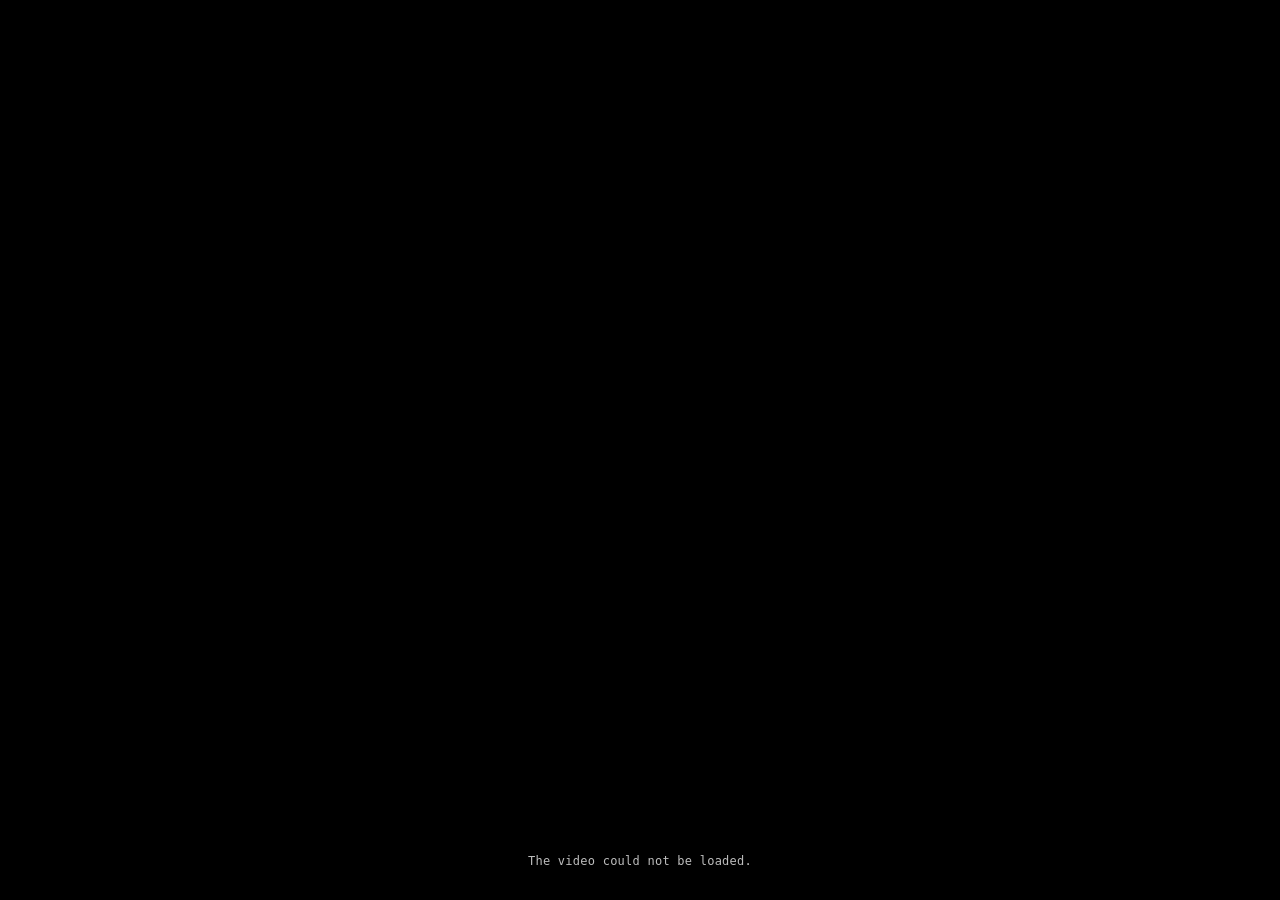
<file: prototypes/keyhole/index.html>
<!doctype html>
<html lang="en">
<head>
<meta charset="utf-8">
<meta name="viewport" content="width=device-width, initial-scale=1, viewport-fit=cover">
<meta name="theme-color" content="#000000">
<link rel="icon" href="data:,">
<title>Keyhole — scroll to look through</title>
<script>
/* Everything worth tuning lives here. Progress p runs from 0 (far) to 1 (at the keyhole). */
const CONFIG = {
  // The film. Must be same-origin: cross-origin media without CORS gives a tainted
  // WebGL texture and silent Web Audio. PLACEHOLDER until the real video is supplied.
  videoSrc: 'video.mp4',
  videoDescription: 'a person in a black hoodie on a sofa, eating from a bowl behind a table with a potted plant',

  // Motion: manual input
  wheelPxForFullTravel: 1500,   // normalised wheel pixels from p = 0 to p = 1
  wheelLinePx: 40,              // deltaMode 1 (Firefox mouse wheels)
  wheelPageFraction: 0.9,       // deltaMode 2, as a fraction of the viewport height
  wheelMaxPxPerEvent: 120,      // one notch, however hard the OS accelerates it
  wheelMaxPxPerSecond: 2600,    // rate limit, so a hard momentum flick still takes time
  wheelBurstPx: 240,            // how much may arrive at once before the rate limit applies
  wheelIsolatedGapMs: 160,      // a wheel event after this long a pause...
  wheelIsolatedMinPx: 48,       // ...moves at least this far (slow macOS mouse notches report ~4 px)
  touchScreensForFullTravel: 1.6, // viewport heights of drag from p = 0 to p = 1
  touchSlopPx: 8,               // movement below this is a tap, not a drag
  touchFlingSeconds: 0.22,      // release velocity carried on as travel
  touchFlingMax: 0.3,           // ...up to this much of p
  keyArrowStep: 0.06,
  keyPageStep: 0.25,
  inputSmoothing: 0.16,         // seconds; critically damped spring from input to p

  // Motion: automatic return
  returnDelay: 0.45,            // seconds after the last input, trackpad momentum included
  maxReturnSpeed: 0.4,          // p per second
  returnEaseIn: 1.8,            // seconds to reach cruise speed
  returnEaseOut: 1.6,           // seconds to come to rest
  cancelBlend: 0.2,             // seconds over which input takes over from the return velocity
  settleVelocity: 0.01,         // p/s; the return will not start while moving faster than this
  reducedMotionFade: 0.9,       // seconds; prefers-reduced-motion return is a fade, not a zoom
  reducedMotionFadeIn: 0.25,    // seconds; fade back when input interrupts it

  // Time
  physicsHz: 240,               // fixed step, so 60 Hz and 120 Hz displays follow the same path
  maxFrameDt: 0.1,              // seconds; longer gaps (hidden tab, stall) are clamped to this

  // Keyhole shape, in units of the circle's radius, circle centred on the origin.
  slotTopY: -0.62,              // hidden inside the circle
  slotBottomY: -2.4,
  slotTopHalfWidth: 0.36,
  slotBottomHalfWidth: 0.78,

  // Keyhole size: circle radius grows exponentially from sizeFar to a scale computed from the viewport.
  sizeFar: 0.015,               // circle radius at p = 0, fraction of the shorter viewport side
  sizeEase: 0.25,               // 0 = pure exponential; higher softens both ends of the travel
  coverMarginPx: 2,             // extra clearance at p = 1
  anchorBlendStart: 0.15,       // size-curve position where the zoom origin leaves the shape's visual centre...
  anchorBlendEnd: 0.6,          // ...and where it has reached the centre of the circle

  // Keyhole edge blur: half-width of the soft edge, fraction of the viewport half-diagonal.
  kMAX: 0.55,
  kStart: 0.3,                  // p below this is perfectly sharp
  kGamma: 1.6,
  maskScale: 0.25,              // resolution of the blurred shape; it is soft, so this costs nothing visible
  maskBlendFrom: 4,             // device px of edge blur where the true blur starts to take over...
  maskBlendTo: 12,              // ...and where it has taken over from the plain soft edge
  maskTapSoftness: 0.35,        // share of the blur given to each tap's soft edge; the rest is kernel radius

  // Video blur: fraction of the shorter viewport side.
  bMAX: 0.09,
  bEnd: 0.93,                   // p at which the video is fully sharp
  bGamma: 2.2,
  blurLevels: 7,                // downsample pyramid depth

  // Video opacity
  opacityEnd: 0.2,              // p at which the video is fully opaque
  opacityPower: 3,              // higher rises faster from the very first movement

  // Sound
  vMAX: 0.9,                    // gain at p = 1
  volumeRangeDb: 48,            // loudness travel; the curve then drops the remainder to true silence
  volumeGamma: 0.85,
  lpMAX: 240,                   // Hz, heaviest filtering at p = 0
  lpOpen: 20000,                // Hz, effectively open at p = 1
  lpGamma: 1.0,
  lpQ: -3.01,                   // dB; Butterworth, so the cutoff never rings as it sweeps
  audioSmoothing: 0.035,        // seconds, time constant for gain and cutoff changes
  hiddenFade: 0.03,             // seconds, time constant for the fade when the tab is hidden
  hiddenPauseAfter: 0.18,       // seconds until video and context are paused
  resumeSmoothing: 0.14,        // seconds, gentler time constant for the first moments back
  silenceLockAfter: 0.6,        // seconds at a target of 0 before the gain is set to exactly 0
  unlockTimeout: 1.2,           // seconds before an unanswered unlock attempt counts as failed

  // Hints
  scrollHintDistance: 0.12,     // cumulative manual travel towards the keyhole; two wheel notches
  hintFade: 1.4,                // seconds

  // Video arrival
  videoReadyFade: 0.5,          // seconds; the first frame fades in if p is already above 0

  // Render budget
  maxDpr: 2,
  maxRenderPixels: 5.2e6,       // caps a large high-DPI screen; keeps ~60 fps on integrated GPUs
};
</script>
<style>
  :root { color-scheme: dark; }
  html, body {
    margin: 0;
    height: 100%;
    background: #000;
    overflow: hidden;
    overscroll-behavior: none;
    touch-action: none;
    -webkit-user-select: none;
    user-select: none;
    -webkit-tap-highlight-color: transparent;
    -webkit-touch-callout: none;
  }
  body { position: fixed; inset: 0; }
  #stage { position: fixed; inset: 0; width: 100%; height: 100%; display: block; background: #000; }
  /* The element must stay in the document for iOS to keep decoding it; only the texture is seen. */
  #film { position: fixed; left: 0; top: 0; width: 2px; height: 2px; opacity: 0.001; pointer-events: none; }
  #hints {
    position: fixed;
    left: 0; right: 0;
    bottom: max(28px, calc(env(safe-area-inset-bottom) + 16px));
    z-index: 2;
    margin: 0;
    text-align: center;
    font: 12px/1.75 ui-monospace, SFMono-Regular, Menlo, Consolas, monospace;
    letter-spacing: 0.02em;
    /* Mid-grey with a tight dark outline, not mix-blend-mode: difference, which cancels out over
       mid-grey footage. On black the outline vanishes, leaving plain quiet grey text. */
    color: #bdbdbd;
    text-shadow: 0 0 1px #000, 0 0 1px #000, 0 0 3px rgb(0 0 0 / 0.55);
    pointer-events: none;
  }
  #hints p { margin: 0; transition: opacity var(--hint-fade, 1.4s) ease; }
  #hints p.gone { opacity: 0; }
  #hints p[hidden] { display: none; }
  .sr-only {
    position: absolute; width: 1px; height: 1px; margin: -1px; padding: 0;
    overflow: hidden; clip-path: inset(50%); white-space: nowrap; border: 0;
  }
  #debug {
    position: fixed;
    top: max(8px, env(safe-area-inset-top));
    left: max(8px, env(safe-area-inset-left));
    z-index: 3;
    margin: 0;
    padding: 8px 10px;
    max-height: calc(100% - 16px);
    overflow: hidden;
    background: rgb(0 0 0 / 0.72);
    color: #cfcfcf;
    font: 11px/1.45 ui-monospace, SFMono-Regular, Menlo, Consolas, monospace;
    white-space: pre;
    pointer-events: none;
  }
  #debug[hidden] { display: none; }
</style>
</head>
<body>
<canvas id="stage" role="img"></canvas>
<p class="sr-only">A black screen with a keyhole at its centre, through which you can look into a video with sound. Scroll, drag, or use the arrow keys, Page Down or Space to come closer. Stop and you drift back into the dark. Any click, tap or key press turns on the sound.</p>
<div id="hints">
  <p id="hint-scroll">scroll to look</p>
  <p id="hint-sound">click for sound</p>
  <p id="message" role="status" hidden></p>
</div>
<video id="film" autoplay muted loop playsinline preload="auto" aria-hidden="true"></video>
<pre id="debug" hidden aria-hidden="true"></pre>

<script>
'use strict';

/* ---------------------------------------------------------------- helpers */
const clamp = (x, a = 0, b = 1) => Math.min(b, Math.max(a, x));
const mix = (a, b, t) => a + (b - a) * t;
const smooth = (t) => { t = clamp(t); return t * t * (3 - 2 * t); };
const smoothRange = (a, b, x) => smooth((x - a) / (b - a));

const state = { failed: false, playError: '', hiddenTimer: null, pageGone: false, ready: 0 };

/* ----------------------------------------------------------------- motion
   Owns p. Two regimes:
   - manual: a critically damped spring pulls p towards an input target. At the
     moment input cancels a return, the spring's force ramps in over cancelBlend,
     so the return velocity bleeds off instead of being replaced.
   - returning: a closed-form S-curve from (p0, 0) to (0, 0). Being closed-form it
     lands on exactly 0 and does not depend on the frame rate. */
function createMotion(cfg) {
  const h = 1 / cfg.physicsHz;
  const omega = 2 / cfg.inputSmoothing;
  const m = {
    p: 0, v: 0, target: 0,
    mode: 'rest',          // rest | manual | returning | fading
    clock: 0,
    lastInput: -Infinity,
    holding: false,
    blendFrom: -Infinity,
    plan: null,
    fade: 1,               // only below 1 during the reduced-motion return
    fadeFrom: 0,
    reducedMotion: false,
    rendered: 0,           // p at this frame's exact time: the fixed step plus the leftover fraction
  };
  let acc = 0;

  function planReturn(p0) {
    const crit = cfg.maxReturnSpeed * (cfg.returnEaseIn + cfg.returnEaseOut) / 2;
    // Too short to reach cruise: scale speed and ease times together, keeping acceleration the same.
    const k = p0 >= crit ? 1 : Math.sqrt(p0 / crit);
    const vp = cfg.maxReturnSpeed * k, teIn = cfg.returnEaseIn * k, teOut = cfg.returnEaseOut * k;
    return { p0, vp, teIn, teOut, cruise: Math.max(0, p0 / vp - (teIn + teOut) / 2), t0: m.clock };
  }

  // Distance travelled during an ease of length te at peak vp, s in 0..1 (integral of smoothstep).
  const rampX = (s, vp, te) => vp * te * (s * s * s - 0.5 * s * s * s * s);

  function sampleReturn(pl, t) {
    const total = pl.teIn + pl.cruise + pl.teOut;
    if (t >= total) return { p: 0, v: 0, done: true };
    let x, speed;
    if (t < pl.teIn) {
      const s = t / pl.teIn;
      x = rampX(s, pl.vp, pl.teIn); speed = pl.vp * smooth(s);
    } else if (t < pl.teIn + pl.cruise) {
      x = pl.vp * pl.teIn * 0.5 + pl.vp * (t - pl.teIn); speed = pl.vp;
    } else {
      const s = (total - t) / pl.teOut;
      x = pl.p0 - rampX(s, pl.vp, pl.teOut); speed = pl.vp * smooth(s);
    }
    return { p: Math.max(0, pl.p0 - x), v: -speed, done: false };
  }

  function step() {
    m.clock += h;
    if (m.holding) m.lastInput = m.clock;
    if (m.mode !== 'fading' && m.fade < 1) m.fade = Math.min(1, m.fade + h / cfg.reducedMotionFadeIn);

    if (m.mode === 'manual') {
      const force = omega * omega * (m.target - m.p) - 2 * omega * m.v;
      m.v += force * smooth((m.clock - m.blendFrom) / cfg.cancelBlend) * h;
      m.p += m.v * h;
      if (m.p <= 0) { m.p = 0; m.v = Math.max(0, m.v); }
      if (m.p >= 1) { m.p = 1; m.v = Math.min(0, m.v); }
      if (Math.abs(m.p - m.target) < 1e-5 && Math.abs(m.v) < 1e-3) { m.p = m.target; m.v = 0; }

      if (!m.holding) {
        if (m.p === 0 && m.target === 0 && m.v === 0) m.mode = 'rest';
        else if (m.clock - m.lastInput >= cfg.returnDelay && Math.abs(m.v) < cfg.settleVelocity) {
          m.v = 0;
          if (m.reducedMotion) { m.mode = 'fading'; m.fadeFrom = m.clock; }
          else { m.mode = 'returning'; m.plan = planReturn(m.p); }
        }
      }
    } else if (m.mode === 'returning') {
      const s = sampleReturn(m.plan, m.clock - m.plan.t0);
      m.p = s.p; m.v = s.v;
      if (s.done) { m.target = 0; m.mode = 'rest'; m.plan = null; }
    } else if (m.mode === 'fading') {
      m.fade = 1 - smooth((m.clock - m.fadeFrom) / cfg.reducedMotionFade);
      if (m.fade <= 0) { m.p = 0; m.v = 0; m.target = 0; m.fade = 1; m.mode = 'rest'; }
    }
  }

  return {
    state: m,
    /** Manual travel in units of p. Positive is towards the keyhole. */
    input(delta) {
      m.lastInput = m.clock;
      if (m.mode === 'returning') {
        m.blendFrom = m.clock;
        m.target = clamp(m.p + delta);
        m.plan = null;
      } else {
        m.target = clamp(m.target + delta);
      }
      m.mode = 'manual';
    },
    /** A finger resting on the glass keeps p where it is, and holds off the return. */
    hold(on) {
      m.holding = on;
      m.lastInput = m.clock;
      if (on && (m.mode === 'returning' || m.mode === 'fading')) {
        if (m.mode === 'returning') m.blendFrom = m.clock;
        m.target = m.p; m.plan = null; m.mode = 'manual';
      }
    },
    advance(dt) {
      acc += Math.min(dt, cfg.maxFrameDt);
      while (acc >= h) { acc -= h; step(); }
      m.rendered = clamp(m.p + m.v * acc);
    },
    phase() {
      if (m.mode === 'returning' && m.plan) {
        const t = m.clock - m.plan.t0;
        return t < m.plan.teIn ? 'return: ease in' : t < m.plan.teIn + m.plan.cruise ? 'return: cruise' : 'return: ease out';
      }
      if (m.mode === 'manual') {
        if (m.holding) return 'holding';
        if (m.clock - m.blendFrom < cfg.cancelBlend) return 'cancel blend';
        return Math.abs(m.v) > 1e-3 ? 'input' : 'waiting ' + Math.max(0, cfg.returnDelay - (m.clock - m.lastInput)).toFixed(2) + 's';
      }
      return m.mode === 'fading' ? 'reduced-motion fade' : 'rest';
    },
  };
}

/* ---------------------------------------------------------------- mapping
   One function from p to every parameter. Sizes come out in device pixels of the render target. */
const SHAPE_CENTRE_Y = (1 + CONFIG.slotBottomY) / 2;   // middle of the shape's bounding box

// Where the slot's flared edge leaves the circle.
const SHOULDER = (() => {
  const c = CONFIG;
  const edgeX = (y) => mix(c.slotTopHalfWidth, c.slotBottomHalfWidth, (c.slotTopY - y) / (c.slotTopY - c.slotBottomY));
  let inside = c.slotTopY, outside = c.slotBottomY;
  for (let i = 0; i < 40; i++) {
    const y = (inside + outside) / 2;
    if (edgeX(y) ** 2 + y * y < 1) inside = y; else outside = y;
  }
  return { x: edgeX(inside), y: inside };
})();
const view = { w: 1, h: 1, cssW: 1, cssH: 1, halfDiag: 1, minSide: 1, sizeNear: 1, sizeFarPx: 1 };

function measureView(w, h, cssW, cssH) {
  view.w = w; view.h = h; view.cssW = cssW; view.cssH = cssH;
  view.halfDiag = Math.hypot(w, h) / 2;
  view.minSide = Math.min(w, h);
  view.sizeFarPx = CONFIG.sizeFar * view.minSide;
  // At p = 1 the zoom origin is the circle's centre, so a circle of this radius contains the
  // viewport in any aspect ratio, and the whole soft edge lies beyond the corners.
  view.sizeNear = view.halfDiag * (1 + CONFIG.kMAX) + CONFIG.coverMarginPx;
}

// Linear in decibels, then shifted so that p = 0 is true silence rather than a very quiet floor.
function perceptualGain(p) {
  if (p <= 0) return 0;
  const floor = Math.pow(10, -CONFIG.volumeRangeDb / 20);
  const db = -CONFIG.volumeRangeDb * (1 - Math.pow(p, CONFIG.volumeGamma));
  return CONFIG.vMAX * (Math.pow(10, db / 20) - floor) / (1 - floor);
}

function derive(p) {
  const c = CONFIG;
  const u = mix(p, smooth(p), c.sizeEase);
  const size = view.sizeFarPx * Math.pow(view.sizeNear / view.sizeFarPx, u);
  return {
    size,
    anchorY: mix(SHAPE_CENTRE_Y, 0, smoothRange(c.anchorBlendStart, c.anchorBlendEnd, u)),
    edgeBlur: c.kMAX * view.halfDiag * Math.pow(smoothRange(c.kStart, 1, p), c.kGamma),
    opacity: 1 - Math.pow(1 - clamp(p / c.opacityEnd), c.opacityPower),
    videoBlur: c.bMAX * view.minSide * Math.pow(clamp(1 - p / c.bEnd), c.bGamma),
    volume: perceptualGain(p),
    cutoff: c.lpMAX * Math.pow(c.lpOpen / c.lpMAX, Math.pow(p, c.lpGamma)),
  };
}

/* --------------------------------------------------------------- renderer
   The video is a texture; the keyhole is a signed distance field, so the edge stays crisp at any
   scale and its blur costs only a wider smoothstep. Video blur is a downsample pyramid sampled
   with a B-spline filter between two levels, skipped entirely when blur is 0. The frame stays fixed
   behind the opening, like a room seen through it: only the mask and the focus change. */
const VERT = `attribute vec2 aPos; varying vec2 vUv;
void main() { vUv = aPos * 0.5 + 0.5; gl_Position = vec4(aPos, 0.0, 1.0); }`;

const DOWN_FRAG = `precision mediump float; varying vec2 vUv; uniform sampler2D uTex; uniform vec2 uTexel;
void main() {
  vec4 c = texture2D(uTex, vUv) * 4.0;
  c += texture2D(uTex, vUv + uTexel * vec2(-1.0, -1.0));
  c += texture2D(uTex, vUv + uTexel * vec2( 1.0, -1.0));
  c += texture2D(uTex, vUv + uTexel * vec2(-1.0,  1.0));
  c += texture2D(uTex, vUv + uTexel * vec2( 1.0,  1.0));
  gl_FragColor = c / 8.0;
}`;

const KEYHOLE_SDF = `float sdSegment(vec2 p, vec2 a, vec2 b) {
  vec2 pa = p - a, ba = b - a;
  return length(pa - ba * clamp(dot(pa, ba) / dot(ba, ba), 0.0, 1.0));
}
// Exact distance to the merged outline: one arc and two straight edges, mirrored in x. There is no
// seam inside the shape, so a wide soft edge stays one continuous form, as a boolean union should.
float sdKeyhole(vec2 q) {
  const vec2 shoulder = vec2(${SHOULDER.x.toFixed(6)}, ${SHOULDER.y.toFixed(6)});
  const vec2 corner = vec2(${CONFIG.slotBottomHalfWidth.toFixed(6)}, ${CONFIG.slotBottomY.toFixed(6)});
  vec2 p = vec2(abs(q.x), q.y);
  float r = length(p);
  float arc = p.y > shoulder.y * r ? abs(r - 1.0) : length(p - shoulder);
  float d = min(arc, min(sdSegment(p, shoulder, corner), sdSegment(p, corner, vec2(0.0, corner.y))));
  float slotHalf = mix(shoulder.x, corner.x, (shoulder.y - p.y) / (shoulder.y - corner.y));
  bool inside = r < 1.0 || (p.y >= corner.y && p.y <= shoulder.y && p.x <= slotHalf);
  return inside ? -d : d;
}`;

// The merged shape, then blurred: the average of the shape over a disc around each pixel. Unlike
// widening the edge of a distance field, this leaves no creases inside the shape.
const MASK_TAPS = 16;
const MASK_FRAG = `precision highp float;
uniform vec2 uTargetSize; uniform vec2 uViewport;
uniform float uSize; uniform float uAnchorY; uniform float uRadius; uniform float uSoft;
${KEYHOLE_SDF}
float tap(vec2 px) {
  return 1.0 - smoothstep(-uSoft, uSoft, sdKeyhole(px / uSize + vec2(0.0, uAnchorY)) * uSize);
}
void main() {
  vec2 px = (gl_FragCoord.xy / uTargetSize - 0.5) * uViewport;
  float m = 0.0;
${Array.from({ length: MASK_TAPS }, (_, i) => {
    const r = Math.sqrt((i + 0.5) / MASK_TAPS), a = i * 2.399963;
    return `  m += tap(px + uRadius * vec2(${(r * Math.cos(a)).toFixed(5)}, ${(r * Math.sin(a)).toFixed(5)}));`;
  }).join('\n')}
  m /= ${MASK_TAPS}.0;
  gl_FragColor = vec4(m, m, m, 1.0);
}`;

const COMPOSITE_FRAG = (blurred) => `precision highp float;
uniform vec2 uViewport; uniform vec2 uUvScale;
uniform float uSize; uniform float uAnchorY; uniform float uEdge; uniform float uAmount;
uniform sampler2D uMask; uniform float uMaskMix;
uniform sampler2D uA; uniform sampler2D uB; uniform vec2 uSizeA; uniform vec2 uSizeB; uniform float uMix; uniform float uABicubic;

${KEYHOLE_SDF}
${blurred ? `
vec4 bspline(sampler2D tex, vec2 uv, vec2 size) {
  vec2 st = uv * size - 0.5, i = floor(st), f = st - i;
  vec2 f2 = f * f, f3 = f2 * f;
  vec2 w0 = (1.0 - 3.0 * f + 3.0 * f2 - f3) / 6.0;
  vec2 w1 = (4.0 - 6.0 * f2 + 3.0 * f3) / 6.0;
  vec2 w2 = (1.0 + 3.0 * f + 3.0 * f2 - 3.0 * f3) / 6.0;
  vec2 w3 = f3 / 6.0;
  vec2 g0 = w0 + w1, g1 = w2 + w3;
  vec2 o0 = (i - 0.5 + w1 / g0) / size, o1 = (i + 1.5 + w3 / g1) / size;
  return (texture2D(tex, vec2(o0.x, o0.y)) * g0.x + texture2D(tex, vec2(o1.x, o0.y)) * g1.x) * g0.y
       + (texture2D(tex, vec2(o0.x, o1.y)) * g0.x + texture2D(tex, vec2(o1.x, o1.y)) * g1.x) * g1.y;
}` : ''}
void main() {
  vec2 px = gl_FragCoord.xy - 0.5 * uViewport;
  float sd = sdKeyhole(px / uSize + vec2(0.0, uAnchorY)) * uSize;
  float mask = 1.0 - smoothstep(-uEdge, uEdge, sd);
  if (uMaskMix > 0.0) mask = mix(mask, texture2D(uMask, gl_FragCoord.xy / uViewport).r, uMaskMix);
  float a = mask * uAmount;
  if (a <= 0.0) { gl_FragColor = vec4(0.0, 0.0, 0.0, 1.0); return; }
  vec2 uv = (gl_FragCoord.xy / uViewport - 0.5) * uUvScale + 0.5;
${blurred ? `  vec3 ca = uABicubic > 0.5 ? bspline(uA, uv, uSizeA).rgb : texture2D(uA, uv).rgb;
  vec3 col = mix(ca, bspline(uB, uv, uSizeB).rgb, uMix);` : `  vec3 col = texture2D(uA, uv).rgb;`}
  // Interleaved gradient noise, one 8-bit step wide, scaled by a so black stays exactly black.
  float n = fract(52.9829189 * fract(dot(gl_FragCoord.xy, vec2(0.06711056, 0.00583715))));
  gl_FragColor = vec4(col * a + (n - 0.5) / 255.0 * min(a * 48.0, 1.0), 1.0);
}`;

const canvas = document.getElementById('stage');
const video = document.getElementById('film');
video.src = CONFIG.videoSrc;
canvas.setAttribute('aria-label', 'A keyhole. Through it: ' + CONFIG.videoDescription + '.');

const R = {
  gl: null, down: null, sharp: null, blurred: null, source: null,
  levels: [], levelsValid: 0, videoW: 0, videoH: 0,
  frameDirty: true, hasFrame: false, lastTime: -1, usingFrameCallback: false, lastFrameCallback: 0,
  dirty: true, uploads: 0, drawMs: 0, lastDrawn: null,
};

function compile(gl, vs, fs, uniforms) {
  const prog = gl.createProgram();
  for (const [type, src] of [[gl.VERTEX_SHADER, vs], [gl.FRAGMENT_SHADER, fs]]) {
    const sh = gl.createShader(type);
    gl.shaderSource(sh, src); gl.compileShader(sh);
    if (!gl.getShaderParameter(sh, gl.COMPILE_STATUS)) throw new Error(gl.getShaderInfoLog(sh));
    gl.attachShader(prog, sh);
  }
  gl.bindAttribLocation(prog, 0, 'aPos');
  gl.linkProgram(prog);
  if (!gl.getProgramParameter(prog, gl.LINK_STATUS)) throw new Error(gl.getProgramInfoLog(prog));
  const u = {};
  for (const n of uniforms) u[n] = gl.getUniformLocation(prog, n);
  return { prog, u };
}

function makeTexture(gl) {
  const t = gl.createTexture();
  gl.bindTexture(gl.TEXTURE_2D, t);
  gl.texParameteri(gl.TEXTURE_2D, gl.TEXTURE_MIN_FILTER, gl.LINEAR);
  gl.texParameteri(gl.TEXTURE_2D, gl.TEXTURE_MAG_FILTER, gl.LINEAR);
  gl.texParameteri(gl.TEXTURE_2D, gl.TEXTURE_WRAP_S, gl.CLAMP_TO_EDGE);
  gl.texParameteri(gl.TEXTURE_2D, gl.TEXTURE_WRAP_T, gl.CLAMP_TO_EDGE);
  return t;
}

function initGL() {
  const opts = { alpha: false, antialias: false, depth: false, stencil: false, powerPreference: 'high-performance' };
  const gl = canvas.getContext('webgl2', opts) || canvas.getContext('webgl', opts);
  if (!gl) return false;
  R.gl = gl;
  const compositeUniforms = ['uViewport', 'uUvScale', 'uSize', 'uAnchorY', 'uEdge', 'uAmount', 'uA', 'uB', 'uSizeA', 'uSizeB', 'uMix', 'uABicubic', 'uMask', 'uMaskMix'];
  R.down = compile(gl, VERT, DOWN_FRAG, ['uTex', 'uTexel']);
  R.sharp = compile(gl, VERT, COMPOSITE_FRAG(false), compositeUniforms);
  R.blurred = compile(gl, VERT, COMPOSITE_FRAG(true), compositeUniforms);
  R.mask = compile(gl, VERT, MASK_FRAG, ['uTargetSize', 'uViewport', 'uSize', 'uAnchorY', 'uRadius', 'uSoft']);
  R.maskTarget = null;
  const buf = gl.createBuffer();
  gl.bindBuffer(gl.ARRAY_BUFFER, buf);
  gl.bufferData(gl.ARRAY_BUFFER, new Float32Array([-1, -1, 3, -1, -1, 3]), gl.STATIC_DRAW);
  gl.enableVertexAttribArray(0);
  gl.vertexAttribPointer(0, 2, gl.FLOAT, false, 0, 0);
  gl.pixelStorei(gl.UNPACK_FLIP_Y_WEBGL, true);
  R.source = makeTexture(gl);
  R.levels = []; R.levelsValid = 0; R.videoW = 0; R.videoH = 0;
  R.hasFrame = false; R.frameDirty = true; R.dirty = true;
  return true;
}

function buildPyramid(gl) {
  for (const l of R.levels) { gl.deleteTexture(l.tex); gl.deleteFramebuffer(l.fbo); }
  R.levels = [];
  let w = R.videoW, h = R.videoH;
  for (let i = 0; i < CONFIG.blurLevels && Math.min(w, h) > 4; i++) {
    w = Math.max(2, Math.floor(w / 2)); h = Math.max(2, Math.floor(h / 2));
    const tex = makeTexture(gl);
    gl.texImage2D(gl.TEXTURE_2D, 0, gl.RGBA, w, h, 0, gl.RGBA, gl.UNSIGNED_BYTE, null);
    const fbo = gl.createFramebuffer();
    gl.bindFramebuffer(gl.FRAMEBUFFER, fbo);
    gl.framebufferTexture2D(gl.FRAMEBUFFER, gl.COLOR_ATTACHMENT0, gl.TEXTURE_2D, tex, 0);
    R.levels.push({ tex, fbo, w, h });
  }
  gl.bindFramebuffer(gl.FRAMEBUFFER, null);
  R.levelsValid = 0;
}

function uploadFrame() {
  const gl = R.gl;
  if (!gl || gl.isContextLost() || state.failed) return;
  if (video.readyState < 2 || !video.videoWidth) return;
  const useCallback = R.usingFrameCallback && performance.now() - R.lastFrameCallback < 250;
  if (useCallback ? !R.frameDirty : video.currentTime === R.lastTime && R.hasFrame) return;
  R.frameDirty = false;
  R.lastTime = video.currentTime;
  gl.activeTexture(gl.TEXTURE0);
  gl.bindTexture(gl.TEXTURE_2D, R.source);
  try {
    gl.texImage2D(gl.TEXTURE_2D, 0, gl.RGBA, gl.RGBA, gl.UNSIGNED_BYTE, video);
  } catch (err) {
    // A tainted source: cross-origin media without CORS, or a page opened from file://.
    fail(location.protocol === 'file:'
      ? "Keyhole can't run as a local file. Open it through a local server."
      : 'The video could not be drawn because it is hosted on another site.');
    return;
  }
  R.uploads++;
  if (video.videoWidth !== R.videoW || video.videoHeight !== R.videoH) {
    R.videoW = video.videoWidth; R.videoH = video.videoHeight;
    buildPyramid(gl);
  }
  R.levelsValid = 0;
  if (!R.hasFrame) warmUp(gl);
  R.hasFrame = true;
}

// Run every shader once, unseen, so the first scroll doesn't stall on a lazy compile.
function warmUp(gl) {
  ensureLevels(gl, R.levels.length);
  R.levelsValid = 0;
  gl.enable(gl.SCISSOR_TEST);
  gl.scissor(0, 0, 1, 1);
  for (const prog of [R.sharp, R.blurred, R.mask]) {
    gl.useProgram(prog.prog);
    gl.drawArrays(gl.TRIANGLES, 0, 3);
  }
  R.dirty = true;
}
if (video.requestVideoFrameCallback) {
  const onFrame = () => {
    R.usingFrameCallback = true; R.frameDirty = true; R.lastFrameCallback = performance.now();
    video.requestVideoFrameCallback(onFrame);
  };
  video.requestVideoFrameCallback(onFrame);
}

function ensureLevels(gl, upTo) {
  if (R.levelsValid >= upTo) return;
  gl.useProgram(R.down.prog);
  gl.uniform1i(R.down.u.uTex, 0);
  gl.activeTexture(gl.TEXTURE0);
  gl.disable(gl.SCISSOR_TEST);
  for (let i = R.levelsValid; i < upTo; i++) {
    const src = i === 0 ? { tex: R.source, w: R.videoW, h: R.videoH } : R.levels[i - 1];
    const dst = R.levels[i];
    gl.bindFramebuffer(gl.FRAMEBUFFER, dst.fbo);
    gl.viewport(0, 0, dst.w, dst.h);
    gl.bindTexture(gl.TEXTURE_2D, src.tex);
    gl.uniform2f(R.down.u.uTexel, 1 / src.w, 1 / src.h);
    gl.drawArrays(gl.TRIANGLES, 0, 3);
  }
  gl.bindFramebuffer(gl.FRAMEBUFFER, null);
  R.levelsValid = upTo;
}

function renderMask(gl, d, edge) {
  const w = Math.max(2, Math.ceil(view.w * CONFIG.maskScale)), h = Math.max(2, Math.ceil(view.h * CONFIG.maskScale));
  let t = R.maskTarget;
  if (!t || t.w !== w || t.h !== h) {
    if (t) { gl.deleteTexture(t.tex); gl.deleteFramebuffer(t.fbo); }
    const tex = makeTexture(gl);
    gl.texImage2D(gl.TEXTURE_2D, 0, gl.RGBA, w, h, 0, gl.RGBA, gl.UNSIGNED_BYTE, null);
    const fbo = gl.createFramebuffer();
    gl.bindFramebuffer(gl.FRAMEBUFFER, fbo);
    gl.framebufferTexture2D(gl.FRAMEBUFFER, gl.COLOR_ATTACHMENT0, gl.TEXTURE_2D, tex, 0);
    t = R.maskTarget = { tex, fbo, w, h };
  }
  const u = R.mask.u;
  gl.useProgram(R.mask.prog);
  gl.bindFramebuffer(gl.FRAMEBUFFER, t.fbo);
  gl.viewport(0, 0, w, h);
  gl.disable(gl.SCISSOR_TEST);
  gl.uniform2f(u.uTargetSize, w, h);
  gl.uniform2f(u.uViewport, view.w, view.h);
  gl.uniform1f(u.uSize, d.size);
  gl.uniform1f(u.uAnchorY, d.anchorY);
  // Kernel radius and tap softness add up to the edge blur, so nothing reaches further than it.
  gl.uniform1f(u.uRadius, edge * (1 - CONFIG.maskTapSoftness));
  gl.uniform1f(u.uSoft, Math.max(edge * CONFIG.maskTapSoftness, 0.75));
  gl.drawArrays(gl.TRIANGLES, 0, 3);
  gl.bindFramebuffer(gl.FRAMEBUFFER, null);
}

// Render-target pixels per video pixel when the frame covers the viewport.
const coverScale = () => Math.max(view.w / R.videoW, view.h / R.videoH);

function draw(d, amount) {
  const gl = R.gl;
  if (!gl || gl.isContextLost()) return;
  const t0 = performance.now();
  const visible = amount > 0 && R.hasFrame;
  // At rest there is nothing to redraw: one black frame, then no GPU work at all.
  if (!visible) {
    if (R.lastDrawn !== 'black' || R.dirty) {
      gl.bindFramebuffer(gl.FRAMEBUFFER, null);
      gl.disable(gl.SCISSOR_TEST);
      gl.viewport(0, 0, view.w, view.h);
      gl.clearColor(0, 0, 0, 1);
      gl.clear(gl.COLOR_BUFFER_BIT);
      R.lastDrawn = 'black'; R.dirty = false;
    }
    R.drawMs = performance.now() - t0;
    return;
  }

  // Blur radius to pyramid position. 0.6 approximates the sigma of one level, in its own pixels.
  const lod = d.videoBlur > 0 ? Math.min(R.levels.length, Math.log2(1 + d.videoBlur / (coverScale() * 0.6))) : 0;
  const blurred = lod > 1e-3 && R.levels.length > 0;
  const lo = Math.floor(lod), hi = Math.min(lo + 1, R.levels.length);
  if (blurred) ensureLevels(gl, hi);

  // Once the opening contains the whole viewport, the mask is 1 everywhere: skip it.
  const softEdge = Math.max(d.edgeBlur, 0.75);
  const maskMix = d.size - softEdge > view.halfDiag ? 0 : smoothRange(CONFIG.maskBlendFrom, CONFIG.maskBlendTo, softEdge);
  if (maskMix > 0) renderMask(gl, d, softEdge);

  const prog = blurred ? R.blurred : R.sharp;
  gl.useProgram(prog.prog);
  gl.bindFramebuffer(gl.FRAMEBUFFER, null);
  gl.viewport(0, 0, view.w, view.h);
  gl.disable(gl.SCISSOR_TEST);
  gl.clearColor(0, 0, 0, 1);
  gl.clear(gl.COLOR_BUFFER_BIT);

  // Only touch the pixels the shape can reach: most of the screen is black for much of the travel.
  const edge = Math.max(d.edgeBlur, 0.75);
  const reachX = d.size * Math.max(1, CONFIG.slotBottomHalfWidth) + edge + 2;
  const top = view.h / 2 + d.size * (1 - d.anchorY) + edge + 2;
  const bottom = view.h / 2 + d.size * (CONFIG.slotBottomY - d.anchorY) - edge - 2;
  const x0 = Math.max(0, Math.floor(view.w / 2 - reachX)), x1 = Math.min(view.w, Math.ceil(view.w / 2 + reachX));
  const y0 = Math.max(0, Math.floor(bottom)), y1 = Math.min(view.h, Math.ceil(top));
  gl.enable(gl.SCISSOR_TEST);
  gl.scissor(x0, y0, x1 - x0, y1 - y0);

  const u = prog.u;
  const viewAspect = view.w / view.h, videoAspect = R.videoW / R.videoH;
  gl.uniform2f(u.uViewport, view.w, view.h);
  gl.uniform2f(u.uUvScale, viewAspect > videoAspect ? 1 : viewAspect / videoAspect, viewAspect > videoAspect ? videoAspect / viewAspect : 1);
  gl.uniform1f(u.uSize, d.size);
  gl.uniform1f(u.uAnchorY, d.anchorY);
  gl.uniform1f(u.uEdge, edge);
  gl.uniform1f(u.uAmount, amount);
  gl.uniform1f(u.uMaskMix, maskMix);
  gl.uniform1i(u.uMask, 2);
  if (maskMix > 0) {
    gl.activeTexture(gl.TEXTURE2);
    gl.bindTexture(gl.TEXTURE_2D, R.maskTarget.tex);
  }
  gl.uniform1i(u.uA, 0);
  gl.activeTexture(gl.TEXTURE0);
  if (blurred) {
    const a = lo === 0 ? { tex: R.source, w: R.videoW, h: R.videoH } : R.levels[lo - 1];
    const b = R.levels[hi - 1];
    gl.bindTexture(gl.TEXTURE_2D, a.tex);
    gl.activeTexture(gl.TEXTURE1);
    gl.bindTexture(gl.TEXTURE_2D, b.tex);
    gl.uniform1i(u.uB, 1);
    gl.uniform2f(u.uSizeA, a.w, a.h);
    gl.uniform2f(u.uSizeB, b.w, b.h);
    gl.uniform1f(u.uMix, lod - lo);
    gl.uniform1f(u.uABicubic, lo === 0 ? 0 : 1);
    gl.activeTexture(gl.TEXTURE0);
  } else {
    gl.bindTexture(gl.TEXTURE_2D, R.source);
  }
  gl.drawArrays(gl.TRIANGLES, 0, 3);
  R.lastDrawn = 'frame'; R.dirty = false;
  R.drawMs = performance.now() - t0;
  R.lod = lod;
}

function syncSize() {
  const cssW = canvas.clientWidth || innerWidth, cssH = canvas.clientHeight || innerHeight;
  let dpr = Math.min(devicePixelRatio || 1, CONFIG.maxDpr);
  const px = cssW * cssH * dpr * dpr;
  if (px > CONFIG.maxRenderPixels) dpr *= Math.sqrt(CONFIG.maxRenderPixels / px);
  const w = Math.max(1, Math.round(cssW * dpr)), h = Math.max(1, Math.round(cssH * dpr));
  if (canvas.width === w && canvas.height === h && view.cssW === cssW && view.cssH === cssH) return false;
  canvas.width = w; canvas.height = h;
  measureView(w, h, cssW, cssH);
  R.dirty = true;
  return true;
}

/* ------------------------------------------------------------------ audio
   MediaElementSource -> lowpass -> gain -> destination. Nothing below is needed for the piece to
   run: without an unlock it simply stays silent. */
const A = { ctx: null, filter: null, gain: null, analyser: null, unlocked: false, attempt: 0, attempts: 0,
  lastGain: -1, lastCutoff: -1, zeroSince: null, locked: false, smoothing: CONFIG.audioSmoothing,
  smoothingUntil: 0, lastError: '', rmsBuf: null };

function buildGraph() {
  const AC = window.AudioContext || window.webkitAudioContext;
  if (!AC) return false;
  A.ctx = new AC();
  const src = A.ctx.createMediaElementSource(video);
  A.filter = A.ctx.createBiquadFilter();
  A.filter.type = 'lowpass';
  A.filter.Q.value = CONFIG.lpQ;
  A.gain = A.ctx.createGain();
  A.gain.gain.value = 0;
  A.analyser = A.ctx.createAnalyser();
  A.analyser.fftSize = 2048;
  src.connect(A.filter); A.filter.connect(A.gain); A.gain.connect(A.ctx.destination); A.gain.connect(A.analyser);
  A.ctx.addEventListener('statechange', () => {
    // iOS can leave a running context 'interrupted' after a call or a route change.
    if (A.unlocked && !document.hidden && A.ctx.state !== 'running' && A.ctx.state !== 'closed') A.ctx.resume().catch(() => {});
  });
  return true;
}

/* Called synchronously from a gesture. The three calls that the browser ties to the user action
   (resume, unmute, play) happen before anything asynchronous. */
function tryUnlock() {
  if (state.failed) return;
  if ('userActivation' in navigator && !navigator.userActivation.isActive) return; // would pause the video
  if (A.unlocked) {
    // Already unlocked, but a gesture is also the moment to recover anything the system took away.
    if (A.ctx.state !== 'running') A.ctx.resume().catch(() => {});
    if (video.muted) video.muted = false;
    if (video.paused && !document.hidden) video.play().catch(() => {});
    return;
  }
  A.attempts++;
  const attempt = ++A.attempt;
  try {
    if (navigator.audioSession) navigator.audioSession.type = 'playback'; // sound with the ringer off
    if (!A.ctx && !buildGraph()) return;
  } catch (err) { A.lastError = String(err); return; }

  const resumed = A.ctx.resume();
  video.muted = false;
  const played = video.play();

  const timeout = new Promise((_, reject) => setTimeout(() => reject(new Error('unlock timed out')), CONFIG.unlockTimeout * 1000));
  Promise.race([Promise.all([resumed, played]), timeout]).then(() => {
    if (A.ctx.state !== 'running' || video.muted || video.paused) throw new Error('unlock did not take: ' + A.ctx.state);
    A.unlocked = true;
    A.lastError = '';
    fadeHint('sound');
  }).catch((err) => {
    if (A.unlocked || attempt !== A.attempt) return;
    A.lastError = String(err && err.message || err);
    // Back to muted so the picture keeps running; the next gesture tries again.
    video.muted = true;
    startVideo();
  });
}

function updateAudio(d, mult, now) {
  if (!A.ctx) return;
  const t = A.ctx.currentTime;
  const tc = now < A.smoothingUntil ? A.smoothing : CONFIG.audioSmoothing;
  const g = d.volume * mult;
  if (g !== A.lastGain) {
    A.gain.gain.setTargetAtTime(g, t, tc);
    A.lastGain = g;
    A.zeroSince = g === 0 ? now : null;
    A.locked = false;
  }
  // setTargetAtTime only approaches its target. Close the last gap so that p = 0 is digital silence.
  if (g === 0 && !A.locked && A.zeroSince !== null && now - A.zeroSince > CONFIG.silenceLockAfter * 1000) {
    A.gain.gain.cancelScheduledValues(t);
    A.gain.gain.setValueAtTime(0, t);
    A.locked = true;
  }
  const f = Math.min(d.cutoff, A.ctx.sampleRate * 0.49);
  if (Math.abs(f - A.lastCutoff) > 0.5) {
    A.filter.frequency.setTargetAtTime(f, t, tc);
    A.lastCutoff = f;
  }
}

function outputRms() {
  if (!A.analyser) return 0;
  A.rmsBuf = A.rmsBuf || new Float32Array(A.analyser.fftSize);
  A.analyser.getFloatTimeDomainData(A.rmsBuf);
  let sum = 0;
  for (let i = 0; i < A.rmsBuf.length; i++) sum += A.rmsBuf[i] * A.rmsBuf[i];
  return Math.sqrt(sum / A.rmsBuf.length);
}

/* ---------------------------------------------------------- video lifecycle */
function startVideo() {
  // A rejected play (iOS Low Power Mode, a strict autoplay setting) is retried on the next gesture.
  const r = video.play();
  if (r) r.catch((err) => { state.playError = err.name; });
}

video.addEventListener('error', () => fail('The video could not be loaded.'));
video.addEventListener('playing', () => { state.playError = ''; });

function suspendForHidden() {
  if (state.hiddenTimer) return;
  if (A.ctx) {
    A.gain.gain.setTargetAtTime(0, A.ctx.currentTime, CONFIG.hiddenFade);
    A.lastGain = 0; A.zeroSince = null; A.locked = false;
  }
  state.hiddenTimer = setTimeout(() => {
    state.hiddenTimer = null;
    if (!document.hidden && !state.pageGone) return;
    video.pause();
    if (A.ctx && A.ctx.state === 'running') A.ctx.suspend().catch(() => {});
  }, CONFIG.hiddenPauseAfter * 1000);
}
function resumeFromHidden() {
  if (state.hiddenTimer) { clearTimeout(state.hiddenTimer); state.hiddenTimer = null; }
  state.pageGone = false;
  lastNow = performance.now();
  A.smoothing = CONFIG.resumeSmoothing;
  A.smoothingUntil = lastNow + CONFIG.resumeSmoothing * 4000;
  A.lastGain = -1;    // reassert the target, from wherever the fade left it
  if (A.ctx && A.ctx.state !== 'running') A.ctx.resume().catch(() => {});
  if (video.paused && !state.failed) {
    const r = video.play();
    if (r) r.catch(() => {
      if (video.muted) { state.playError = 'blocked after return'; return; }
      // Refused with sound: keep the picture and bring sound back on the next gesture.
      video.muted = true;
      startVideo();
    });
  }
}
document.addEventListener('visibilitychange', () => { document.hidden ? suspendForHidden() : resumeFromHidden(); });
addEventListener('pagehide', () => { state.pageGone = true; suspendForHidden(); });
addEventListener('pageshow', () => { if (!document.hidden) resumeFromHidden(); });

/* ------------------------------------------------------------------ hints */
const hintEls = { scroll: document.getElementById('hint-scroll'), sound: document.getElementById('hint-sound') };
const hints = { scroll: 'shown', sound: 'shown' };
const messageEl = document.getElementById('message');
document.documentElement.style.setProperty('--hint-fade', CONFIG.hintFade + 's');
if (matchMedia('(hover: none) and (pointer: coarse)').matches) hintEls.sound.textContent = 'tap for sound';

function fadeHint(name) {
  if (hints[name] !== 'shown') return;
  hints[name] = 'faded';       // never comes back during this visit
  hintEls[name].classList.add('gone');
  hintEls[name].setAttribute('aria-hidden', 'true');
}

function fail(text) {
  state.failed = true;
  hintEls.scroll.hidden = true;
  hintEls.sound.hidden = true;
  messageEl.textContent = text;
  messageEl.hidden = false;
}

/* ------------------------------------------------------------------ input */
const motion = createMotion(CONFIG);
const input = { scrolled: 0 };

function manualTravel(delta) {
  if (delta === 0) return;
  if (delta > 0) {
    input.scrolled += delta;
    if (input.scrolled >= CONFIG.scrollHintDistance) fadeHint('scroll');
  }
  if (video.paused && !document.hidden && !state.failed) startVideo();
  motion.input(delta);
}

// Wheel: convert to pixels, then limit per event and per second, so a notched mouse,
// a trackpad swipe with momentum and a free-spinning wheel all cover similar ground.
const wheel = { lastTs: -Infinity, allowance: CONFIG.wheelBurstPx };
function normaliseWheel(e) {
  const unit = e.deltaMode === 1 ? CONFIG.wheelLinePx
    : e.deltaMode === 2 ? innerHeight * CONFIG.wheelPageFraction : 1;
  let px = Math.abs(e.deltaY * unit);
  const gap = e.timeStamp - wheel.lastTs;
  wheel.lastTs = e.timeStamp;
  wheel.allowance = Math.min(CONFIG.wheelBurstPx, wheel.allowance + Math.min(gap, 1000) / 1000 * CONFIG.wheelMaxPxPerSecond);
  if (px === 0) return 0;
  if (gap > CONFIG.wheelIsolatedGapMs) px = Math.max(px, CONFIG.wheelIsolatedMinPx);
  px = Math.min(px, CONFIG.wheelMaxPxPerEvent, wheel.allowance);
  wheel.allowance -= px;
  return Math.sign(e.deltaY) * px / CONFIG.wheelPxForFullTravel;
}
addEventListener('wheel', (e) => {
  if (e.ctrlKey) return;          // pinch and browser zoom stay with the browser
  e.preventDefault();             // no overscroll, no swipe-back
  manualTravel(normaliseWheel(e));
}, { passive: false });

// Touch: an upward drag is a downward scroll. A finger at rest holds p.
const touch = { id: null, y: 0, startY: 0, dragging: false, vel: 0, lastT: 0 };
addEventListener('touchstart', (e) => {
  if (touch.id !== null) return;
  const t = e.changedTouches[0];
  Object.assign(touch, { id: t.identifier, y: t.clientY, startY: t.clientY, dragging: false, vel: 0, lastT: e.timeStamp });
}, { passive: true });
addEventListener('touchmove', (e) => {
  e.preventDefault();
  const t = [...e.changedTouches].find((c) => c.identifier === touch.id);
  if (!t) return;
  if (!touch.dragging) {
    if (Math.abs(t.clientY - touch.startY) < CONFIG.touchSlopPx) return;
    touch.dragging = true;
    touch.y = t.clientY;
    motion.hold(true);
  }
  const delta = (touch.y - t.clientY) / (innerHeight * CONFIG.touchScreensForFullTravel);
  const dt = Math.max(1, e.timeStamp - touch.lastT) / 1000;
  touch.vel = mix(touch.vel, delta / dt, 0.4);
  touch.y = t.clientY; touch.lastT = e.timeStamp;
  manualTravel(delta);
}, { passive: false });
function endTouch(e) {
  const t = [...e.changedTouches].find((c) => c.identifier === touch.id);
  if (!t) return;
  touch.id = null;
  if (!touch.dragging) {
    if (e.type === 'touchend') tryUnlock();   // a tap; a drag's touchend is not a user action
    return;
  }
  motion.hold(false);
  const idle = e.timeStamp - touch.lastT > 80;   // paused before lifting: no fling
  if (!idle) manualTravel(clamp(touch.vel * CONFIG.touchFlingSeconds, -CONFIG.touchFlingMax, CONFIG.touchFlingMax));
}
addEventListener('touchend', endTouch, { passive: true });
addEventListener('touchcancel', endTouch, { passive: true });

addEventListener('click', () => tryUnlock());

// Keyboard. These keys never count as a user action, so they must not attempt an unlock.
const NON_ACTIVATING_KEYS = /^(Escape|Shift|Control|Alt|Meta|CapsLock|NumLock|ScrollLock|PrintScreen|Fn|FnLock|Dead|Unidentified|F\d+)$/;
addEventListener('keydown', (e) => {
  if (e.ctrlKey || e.metaKey || e.altKey) return;
  if (!NON_ACTIVATING_KEYS.test(e.key)) tryUnlock();
  const steps = {
    ArrowDown: CONFIG.keyArrowStep, ArrowRight: CONFIG.keyArrowStep,
    ArrowUp: -CONFIG.keyArrowStep, ArrowLeft: -CONFIG.keyArrowStep,
    PageDown: CONFIG.keyPageStep, PageUp: -CONFIG.keyPageStep,
    ' ': e.shiftKey ? -CONFIG.keyPageStep : CONFIG.keyPageStep,
    End: 1, Home: -1,
  };
  if (e.key in steps) { e.preventDefault(); manualTravel(steps[e.key]); }
  else if ((e.key === 'd' || e.key === 'D') && !e.repeat) toggleDebug();
});

const reducedMotionQuery = matchMedia('(prefers-reduced-motion: reduce)');
const applyReducedMotion = () => { motion.state.reducedMotion = reducedMotionQuery.matches; };
reducedMotionQuery.addEventListener('change', applyReducedMotion);
applyReducedMotion();

/* ------------------------------------------------------------------ debug */
const debugEl = document.getElementById('debug');
const fps = { frames: 0, since: 0, value: 0, worst: 0, worstShown: 0 };
function toggleDebug() { debugEl.hidden = !debugEl.hidden; }
if (location.hash.includes('debug')) debugEl.hidden = false;

const out = { d: null, amount: 0 };
function renderDebug() {
  const m = motion.state;
  debugEl.textContent = [
    `p            ${m.p.toFixed(4)}   target ${m.target.toFixed(4)}`,
    `velocity     ${m.v.toFixed(4)} /s`,
    `state        ${motion.phase()}`,
    `scrolled     ${input.scrolled.toFixed(3)}`,
    `-- derived`,
    `size         ${out.d.size.toFixed(1)} px   near ${view.sizeNear.toFixed(0)}   far ${view.sizeFarPx.toFixed(1)}`,
    `anchorY      ${out.d.anchorY.toFixed(3)}`,
    `edge blur    ${out.d.edgeBlur.toFixed(1)} px`,
    `opacity      ${out.d.opacity.toFixed(3)}   drawn ${out.amount.toFixed(3)}`,
    `video blur   ${out.d.videoBlur.toFixed(1)} px   lod ${(R.lod || 0).toFixed(2)}`,
    `volume       ${out.d.volume.toFixed(4)}   cutoff ${out.d.cutoff.toFixed(0)} Hz`,
    `-- render`,
    `canvas       ${view.w}x${view.h}   css ${view.cssW}x${view.cssH}   ${R.gl instanceof (window.WebGL2RenderingContext || Object) ? 'webgl2' : 'webgl1'}`,
    `draw         ${R.drawMs.toFixed(2)} ms   uploads ${R.uploads}`,
    `-- hints`,
    `scroll       ${hints.scroll}   (${input.scrolled.toFixed(3)} / ${CONFIG.scrollHintDistance})`,
    `sound        ${hints.sound}`,
    `-- audio`,
    `context      ${A.ctx ? A.ctx.state : 'not created'}   unlocked ${A.unlocked}   attempts ${A.attempts}`,
    A.ctx ? `gain now     ${A.gain.gain.value.toFixed(4)}   cutoff now ${A.filter.frequency.value.toFixed(0)} Hz` : `gain now     -`,
    A.ctx ? `output rms   ${outputRms().toFixed(5)}` : `output rms   -`,
    A.lastError ? `last error   ${A.lastError}` : `last error   none`,
    `session      ${navigator.audioSession ? navigator.audioSession.type : 'unavailable'}`,
    `-- video`,
    `playing      ${!video.paused}   muted ${video.muted}   ready ${video.readyState}   net ${video.networkState}`,
    `time         ${video.currentTime.toFixed(2)} / ${(video.duration || 0).toFixed(2)}   ${video.videoWidth}x${video.videoHeight}`,
    `problems     ${video.error ? 'error ' + video.error.code : state.failed ? 'failed' : state.playError || 'none'}`,
    `fps          ${fps.value.toFixed(0)}   worst ${fps.worstShown.toFixed(1)} ms`,
  ].join('\n');
}

/* ------------------------------------------------------------------- loop */
function render(dt = 0) {
  syncSize();
  const p = window.__keyhole.forceP ?? motion.state.rendered;
  out.d = derive(p);
  if (p > 0 || !R.hasFrame) uploadFrame();   // the first frame arrives early, unseen
  if (R.hasFrame && !state.failed) state.ready = Math.min(1, state.ready + dt / CONFIG.videoReadyFade);
  else if (state.failed) state.ready = 0;
  const presence = motion.state.fade * state.ready;
  out.amount = out.d.opacity * presence;
  draw(out.d, out.amount);
  if (!document.hidden) updateAudio(out.d, presence, performance.now());
}

let lastNow = performance.now();
function frame(now) {
  requestAnimationFrame(frame);
  const dt = Math.max(0, (now - lastNow) / 1000);
  lastNow = now;
  motion.advance(dt);
  render(Math.min(dt, CONFIG.maxFrameDt));

  fps.frames++;
  fps.worst = Math.max(fps.worst, dt * 1000);
  if (now - fps.since >= 500) {
    fps.value = fps.frames * 1000 / (now - fps.since);
    fps.worstShown = fps.worst;
    fps.frames = 0; fps.worst = 0; fps.since = now;
  }
  if (!debugEl.hidden) renderDebug();
}
requestAnimationFrame(frame);

/* Small inspection handle, used by the debug tooling. Nothing in the page depends on it. */
window.__keyhole = { CONFIG, motion, createMotion, input, derive, view, video, R, A, hints, state, outputRms, render, forceP: null,
  // Pixel statistics of the whole render, read back in the same task as the draw.
  stats() {
    render();
    const gl = R.gl, buf = new Uint8Array(view.w * view.h * 4);
    gl.readPixels(0, 0, view.w, view.h, gl.RGBA, gl.UNSIGNED_BYTE, buf);
    let lit = 0, max = 0, corners = [0, view.w - 1, (view.h - 1) * view.w, view.h * view.w - 1].map((i) => [...buf.subarray(i * 4, i * 4 + 3)]);
    for (let i = 0; i < buf.length; i += 4) { const m = Math.max(buf[i], buf[i + 1], buf[i + 2]); if (m > 0) lit++; if (m > max) max = m; }
    return { lit, total: view.w * view.h, max, corners, w: view.w, h: view.h };
  },
};
/* ------------------------------------------------------------------- boot */
canvas.addEventListener('webglcontextlost', (e) => { e.preventDefault(); });
canvas.addEventListener('webglcontextrestored', () => {
  try { initGL(); } catch (err) { fail('This piece needs WebGL, which stopped working in this browser.'); }
});
new ResizeObserver(() => { if (syncSize()) render(); }).observe(canvas);

let glReady = false;
try { glReady = initGL(); } catch (err) { console.error(err); }
syncSize();
if (glReady) startVideo();
else fail('This piece needs WebGL, which this browser has not made available.');
</script>
</body>
</html>
</file>
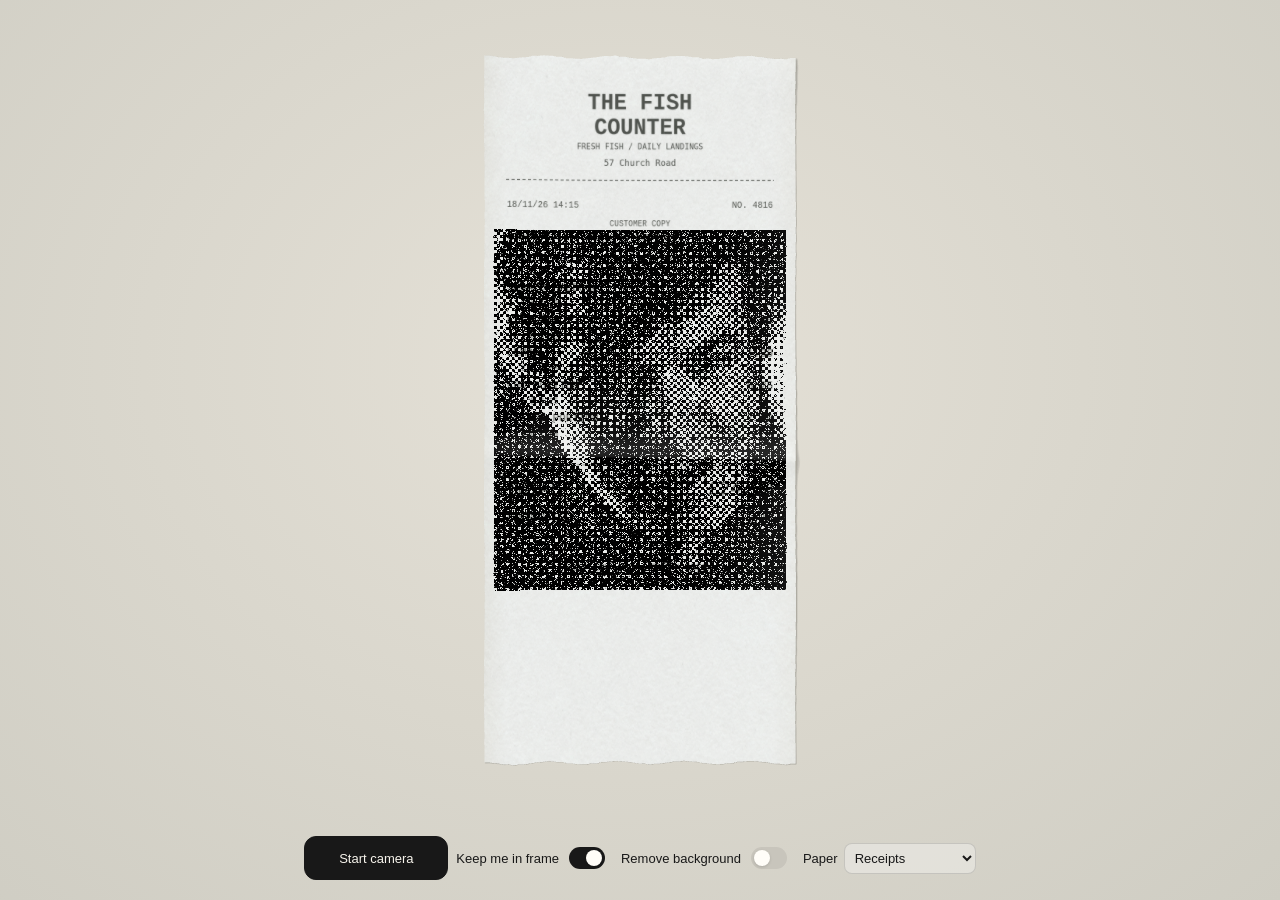
<file: prototypes/receipt-portrait/index.html>
<!doctype html>
<html lang="en-GB">
<head>
  <meta charset="utf-8">
  <meta name="viewport" content="width=device-width, initial-scale=1, viewport-fit=cover">
  <meta name="theme-color" content="#d8d5cb">
  <title>Second impression</title>
  <link rel="stylesheet" href="style.css">
</head>
<body data-loading="true">
  <div id="page-loading" class="page-loading" role="status"><span class="page-spinner" aria-hidden="true"></span><span class="sr-only">Loading paper…</span></div>
  <main class="stage" inert><canvas id="portrait" width="840" height="1040" aria-label="A delayed camera print on paper"></canvas></main>
  <p id="status" role="status" class="sr-only">Loading paper…</p>
  <p id="subject-status" role="status" class="sr-only"></p>
  <p id="notice" class="notice" role="alert" hidden></p>
  <footer class="camera-bar" inert>
    <div class="camera-actions">
      <button id="start" class="camera-button" disabled>Loading…</button>
      <div id="inline-options" class="inline-options" role="group" aria-label="Camera options"></div>
      <button id="open-settings" class="icon-button" aria-label="Camera options" aria-haspopup="dialog" aria-controls="settings" aria-expanded="false">
        <svg viewBox="0 0 24 24" width="22" height="22" fill="none" stroke="currentColor" stroke-width="1.5" aria-hidden="true"><path d="M4 7h16M4 17h16"/><circle cx="9" cy="7" r="3"/><circle cx="15" cy="17" r="3"/></svg>
      </button>
    </div>
  </footer>
  <dialog id="settings" aria-labelledby="settings-title">
    <div class="drawer-heading"><h1 id="settings-title">Camera options</h1><button id="close-settings" class="icon-button" aria-label="Close camera options"><svg viewBox="0 0 24 24" width="20" height="20" fill="none" stroke="currentColor" stroke-width="1.5" aria-hidden="true"><path d="m6 6 12 12M18 6 6 18"/></svg></button></div>
    <div id="drawer-options">
    <button id="auto-frame" class="switch-row" role="switch" aria-checked="true"><span>Keep me in frame</span><span class="switch-track" aria-hidden="true"></span></button>
    <button id="subject-mask" class="switch-row" role="switch" aria-checked="false"><span>Remove background</span><span class="switch-track" aria-hidden="true"></span></button>
    <button id="back-camera" class="switch-row mobile-camera-option" role="switch" aria-checked="false"><span>Back camera</span><span class="switch-track" aria-hidden="true"></span></button>
    <label id="paper-choice" class="paper-choice"><span>Paper</span><select id="paper-type" aria-label="Paper type"><option value="receipts">Receipts</option></select></label>
    </div>
  </dialog>
  <script type="module" src="main.js"></script>
</body>
</html>
</file>
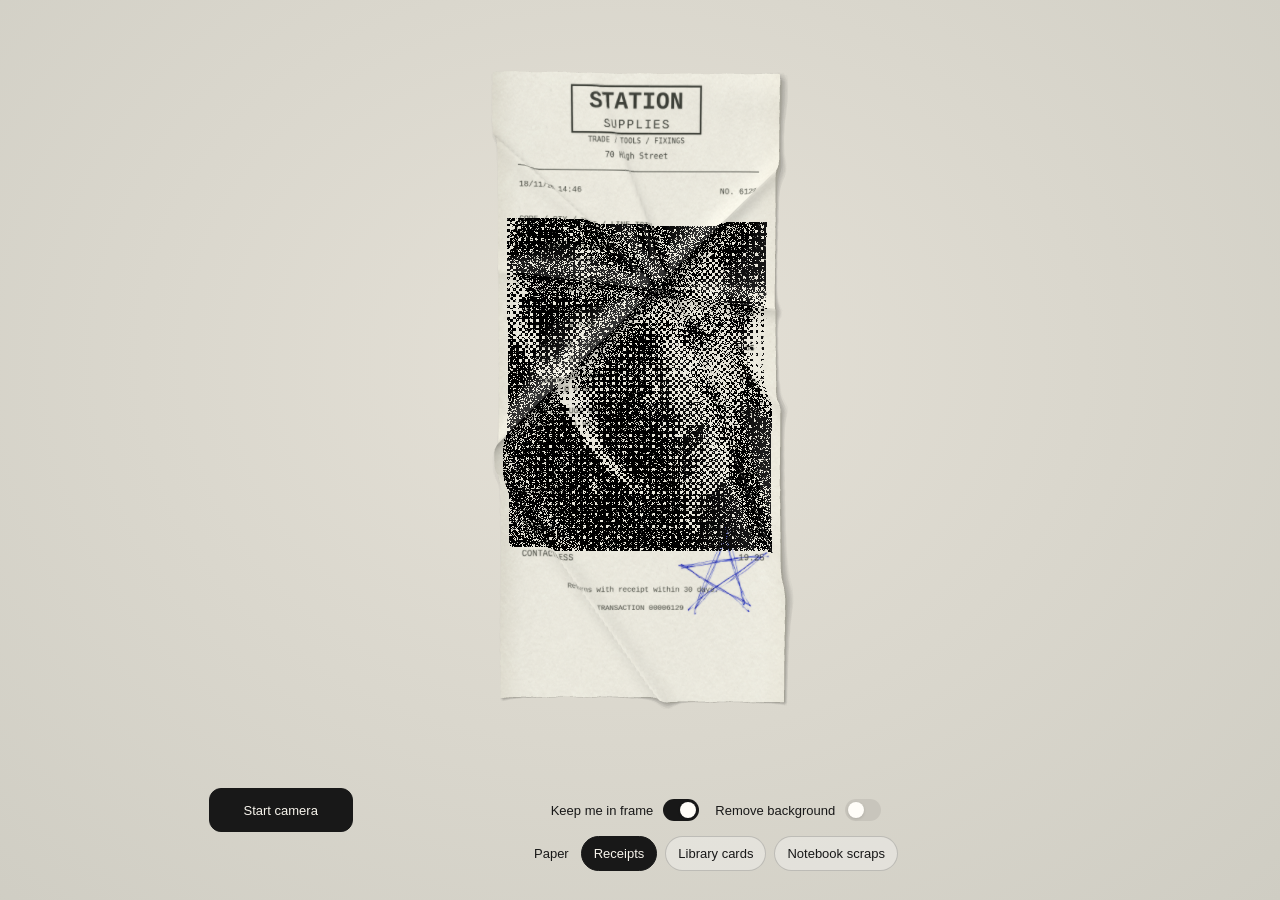
<file: prototypes/second-impression/index.html>
<!doctype html>
<html lang="en-GB">
<head>
  <meta charset="utf-8">
  <meta name="viewport" content="width=device-width, initial-scale=1, viewport-fit=cover">
  <meta name="theme-color" content="#d8d5cb">
  <title>Second impression</title>
  <link rel="stylesheet" href="style.css">
</head>
<body data-loading="true">
  <div id="page-loading" class="page-loading" role="status"><span class="page-spinner" aria-hidden="true"></span><span class="sr-only">Loading paper…</span></div>
  <div id="paper-loading" class="paper-loading" popover="manual" role="status"><span class="page-spinner" aria-hidden="true"></span><span class="sr-only">Loading paper…</span></div>
  <main class="stage" inert><canvas id="portrait" width="840" height="1040" aria-label="A delayed camera print on paper"></canvas></main>
  <p id="status" role="status" class="sr-only">Loading paper…</p>
  <p id="subject-status" role="status" class="sr-only"></p>
  <p id="notice" class="notice" role="alert" hidden></p>
  <footer class="camera-bar" inert>
    <div class="camera-actions">
      <button id="start" class="camera-button" disabled>Loading…</button>
      <div id="inline-options" class="inline-options" role="group" aria-label="Camera options"></div>
      <button id="open-settings" class="icon-button" aria-label="Camera options" aria-haspopup="dialog" aria-controls="settings" aria-expanded="false">
        <svg viewBox="0 0 24 24" width="22" height="22" fill="none" stroke="currentColor" stroke-width="1.5" aria-hidden="true"><path d="M4 7h16M4 17h16"/><circle cx="9" cy="7" r="3"/><circle cx="15" cy="17" r="3"/></svg>
      </button>
    </div>
  </footer>
  <dialog id="settings" aria-labelledby="settings-title">
    <div class="drawer-heading"><h1 id="settings-title">Camera options</h1><button id="close-settings" class="icon-button" aria-label="Close camera options"><svg viewBox="0 0 24 24" width="20" height="20" fill="none" stroke="currentColor" stroke-width="1.5" aria-hidden="true"><path d="m6 6 12 12M18 6 6 18"/></svg></button></div>
    <div id="drawer-options">
    <button id="auto-frame" class="switch-row" role="switch" aria-checked="true"><span>Keep me in frame</span><span class="switch-track" aria-hidden="true"></span></button>
    <button id="subject-mask" class="switch-row" role="switch" aria-checked="false"><span>Remove background</span><span class="switch-track" aria-hidden="true"></span></button>
    <button id="back-camera" class="switch-row mobile-camera-option" role="switch" aria-checked="false"><span>Back camera</span><span class="switch-track" aria-hidden="true"></span></button>
    <div id="paper-choice" class="paper-choice"><span id="paper-title">Paper</span><fieldset id="paper-type" class="paper-chips" aria-labelledby="paper-title"></fieldset></div>
    </div>
  </dialog>
  <script type="module" src="main.js"></script>
</body>
</html>
</file>
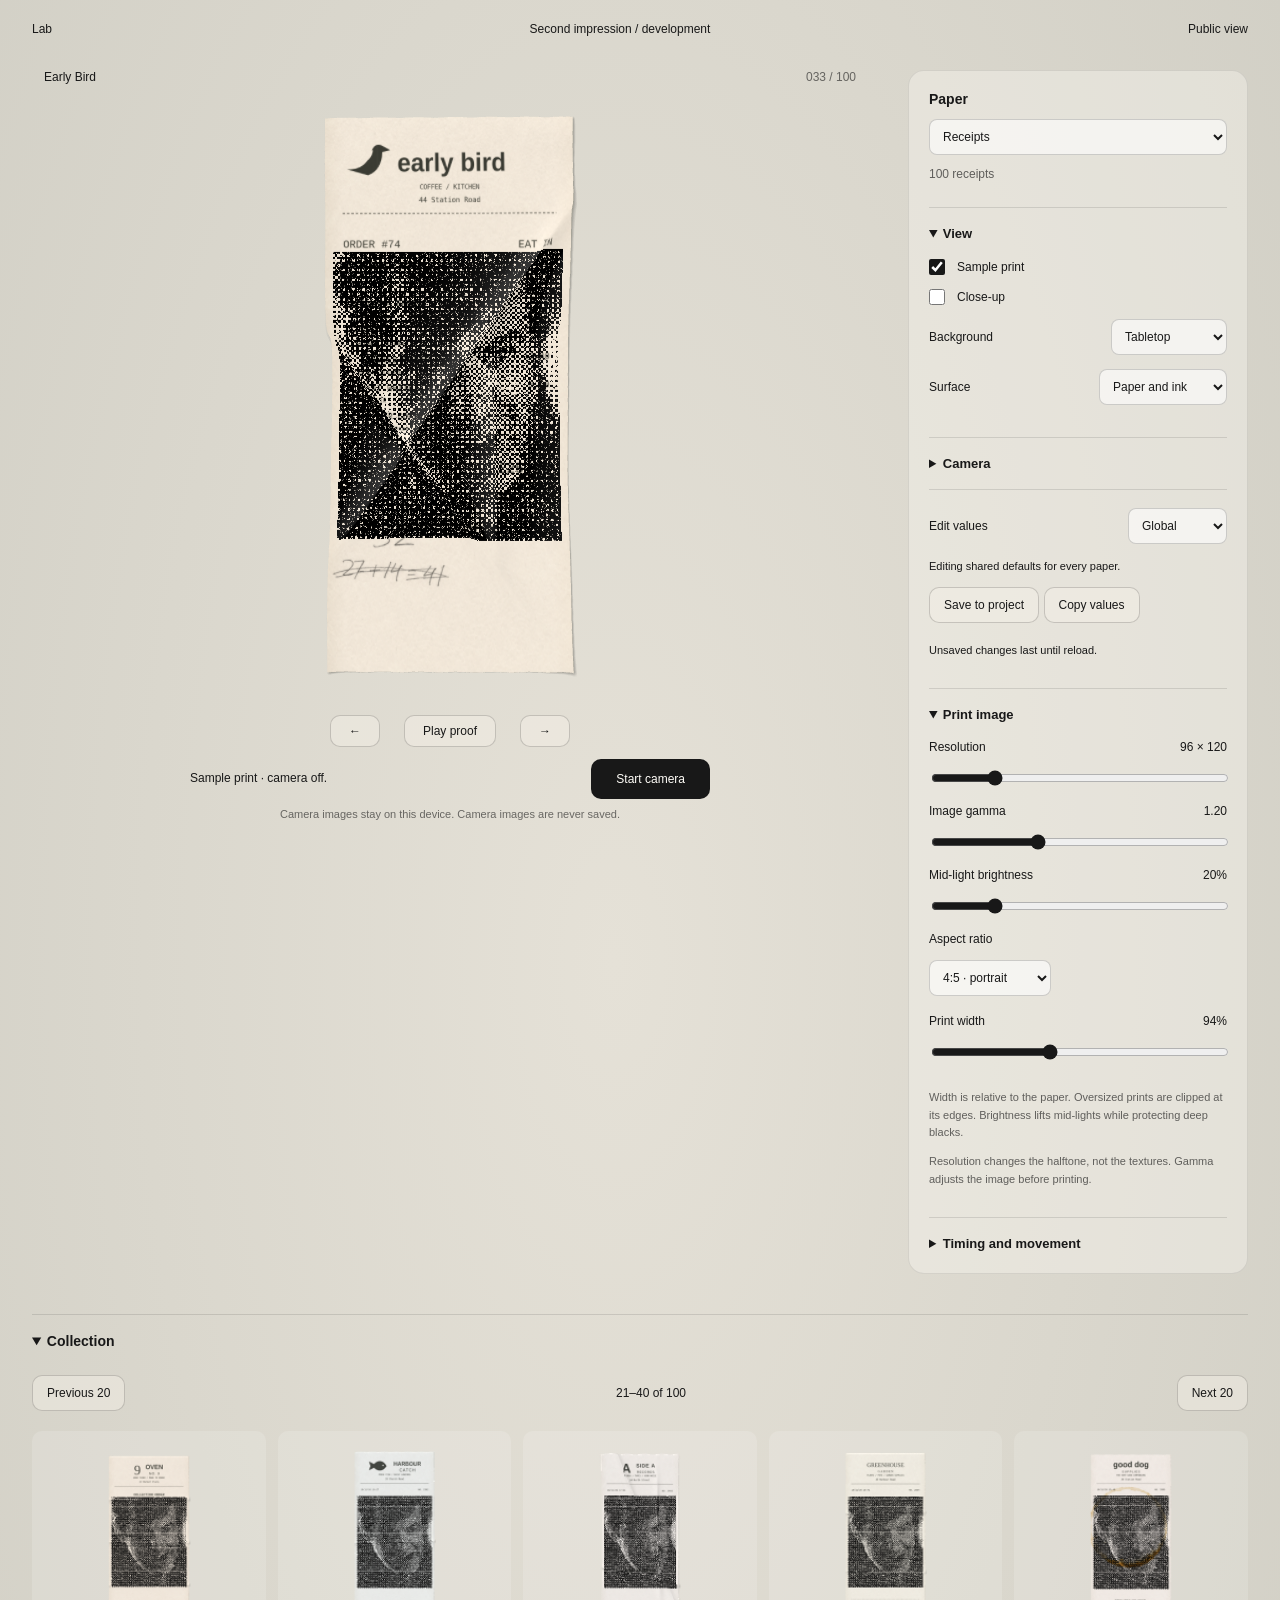
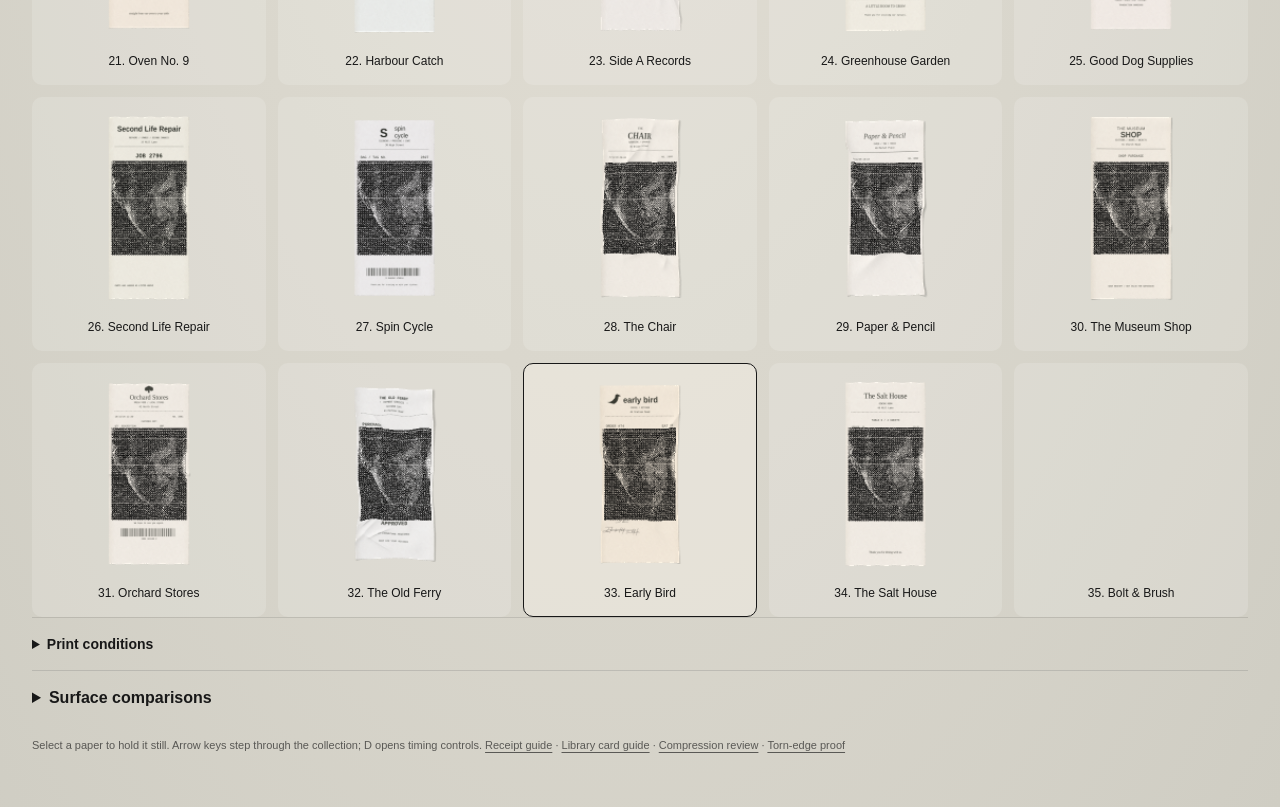
<file: prototypes/receipt-portrait/dev/index.html>
<!doctype html>
<html lang="en-GB">
<head>
  <meta charset="utf-8">
  <meta name="viewport" content="width=device-width, initial-scale=1">
  <base href="../">
  <title>Second impression · development</title>
  <link rel="stylesheet" href="dev.css">
  <link rel="stylesheet" href="dev/print-proof/style.css">
</head>
<body>
  <header><a href="../../">Lab</a><span>Second impression / development</span><a href="./">Public view</a></header>
  <main class="workspace">
    <section class="preview" aria-label="Paper viewer">
      <div class="caption"><span id="receipt-name">Receipt collection</span><span id="counter">001 / 100</span></div>
      <div class="stage" data-background="table"><canvas id="portrait" width="840" height="1040" aria-label="A delayed camera print on paper"></canvas></div>
      <div class="receipt-nav"><button id="previous" aria-label="Previous paper">←</button><button id="play">Play proof</button><button id="next" aria-label="Next paper">→</button></div>
      <div class="controls"><p id="status" role="status">Sample print · camera off.</p><button id="start" disabled>Loading paper…</button></div>
      <p class="privacy">Camera images stay on this device. Camera images are never saved.</p>
    </section>
    <aside class="tools" aria-label="Viewer controls">
      <section class="paper-picker"><h1>Paper</h1><label for="dev-paper-type" class="sr-only">Paper type</label><select id="dev-paper-type"><option value="receipts">Receipts</option></select><p id="collection-status" role="status">100 receipts</p></section>
      <details open><summary>View</summary><section class="inspection" aria-label="View controls">
        <label><input id="sample" type="checkbox" checked> Sample print</label>
        <label><input id="zoom" type="checkbox"> Close-up</label>
        <label>Background <select id="background"><option value="table">Tabletop</option><option value="dark">Dark</option><option value="checker">Checkerboard</option></select></label>
        <label>Surface <select id="surface"><option value="0">Paper and ink</option><option value="1">Silhouette</option><option value="2">Surface normals</option></select></label>
        <label id="card-material-control" hidden>Card material <select id="card-material"><option value="approved">Approved · subtle wear and bends</option><option value="original">Original</option></select></label>
      </section></details>
      <details><summary>Camera</summary><div class="camera-options">
        <label><input id="auto-frame" type="checkbox"> Keep me in frame</label>
        <label><input id="subject-mask" type="checkbox"> Remove background</label>
        <label class="mobile-camera-option"><input id="back-camera" type="checkbox"> Back camera</label>
        <p id="subject-status" role="status">Person detection downloads on first use. Images stay on this device.</p>
      </div></details>
      <section class="tuning-mode">
        <label>Edit values <select id="tuning-mode"><option value="global">Global</option><option value="variant">Paper type</option></select></label>
        <p id="tuning-target"></p>
        <button id="save-tuning">Save to project</button> <button id="copy-tuning">Copy values</button>
        <p id="tuning-status" role="status">Unsaved changes last until reload.</p>
      </section>
      <details open><summary>Print image</summary><div class="print-tuning">
        <div class="tuning-heading"><label for="print-resolution">Resolution <output id="print-resolution-value" for="print-resolution">96 × 120</output></label><input id="specific-print-resolution" class="property-override" type="checkbox" hidden></div>
        <input id="print-resolution" type="range" min="48" max="288" step="8" value="96">
        <div class="tuning-heading"><label for="image-gamma">Image gamma <output id="image-gamma-value" for="image-gamma">1.20</output></label><input id="specific-image-gamma" class="property-override" type="checkbox" hidden></div>
        <input id="image-gamma" type="range" min="0.5" max="2.5" step="0.05" value="1.2">
        <div class="tuning-heading"><label for="image-brightness">Mid-light brightness <output id="image-brightness-value"></output></label><input id="specific-image-brightness" class="property-override" type="checkbox" hidden></div>
        <input id="image-brightness" type="range" min="0" max="1" step="0.01" value="0">
        <div class="tuning-heading"><label for="print-aspect">Aspect ratio</label><input id="specific-print-aspect" class="property-override" type="checkbox" hidden></div>
        <select id="print-aspect"><option value="0.8">4:5 · portrait</option><option value="0.6666666666666666">2:3 · portrait</option><option value="0.75">3:4 · portrait</option><option value="1">1:1 · square</option><option value="1.3333333333333333">4:3 · landscape</option><option value="1.5">3:2 · landscape</option><option value="1.7777777777777777">16:9 · wide</option></select>
        <div class="tuning-heading"><label for="print-size">Print width <output id="print-size-value"></output></label><input id="specific-print-size" class="property-override" type="checkbox" hidden></div>
        <input id="print-size" type="range" min="0.25" max="2" step="0.01" value="0.94">
        <p>Width is relative to the paper. Oversized prints are clipped at its edges. Brightness lifts mid-lights while protecting deep blacks.</p>
        <p>Resolution changes the halftone, not the textures. Gamma adjusts the image before printing.</p>
      </div></details>
      <details id="debug"><summary>Timing and movement</summary><div class="timing">
        <div class="tuning-heading"><label for="fps">Frames / second</label><input id="specific-fps" class="property-override" type="checkbox" hidden></div>
        <input id="fps" type="range" min="4" max="18" value="12">
        <div class="tuning-heading"><label for="delay">Delay / ms</label><input id="specific-delay" class="property-override" type="checkbox" hidden></div>
        <input id="delay" type="range" min="0" max="1500" step="50" value="500">
        <div class="tuning-heading"><label for="jitter">Hand placement</label><input id="specific-jitter" class="property-override" type="checkbox" hidden></div>
        <input id="jitter" type="range" min="0" max="2" step="0.1" value="1"><pre id="values"></pre>
      </div></details>
    </aside>
  </main>
  <section class="review-area" aria-label="Paper inspection">
    <details open><summary>Collection</summary><nav class="gallery-nav" aria-label="Collection pages"><button id="gallery-previous">Previous 20</button><span id="gallery-range">1–20 of 100</span><button id="gallery-next">Next 20</button></nav><section id="receipts" aria-label="Paper collection"></section></details>
    <details id="ink-panel"><summary>Print conditions</summary><section id="print-proof" aria-label="Print comparison"></section></details>
    <details id="surface-proof"></details>
    <p class="proof-note">Select a paper to hold it still. Arrow keys step through the collection; D opens timing controls. <a href="production-guide.md">Receipt guide</a> · <a href="library-cards/production-guide.md">Library card guide</a> · <a href="dev/compression/">Compression review</a> · <a href="dev/notebook-edge-proof.html">Torn-edge proof</a></p>
  </section>
  <script type="module" src="dev.js"></script>
</body>
</html>
</file>
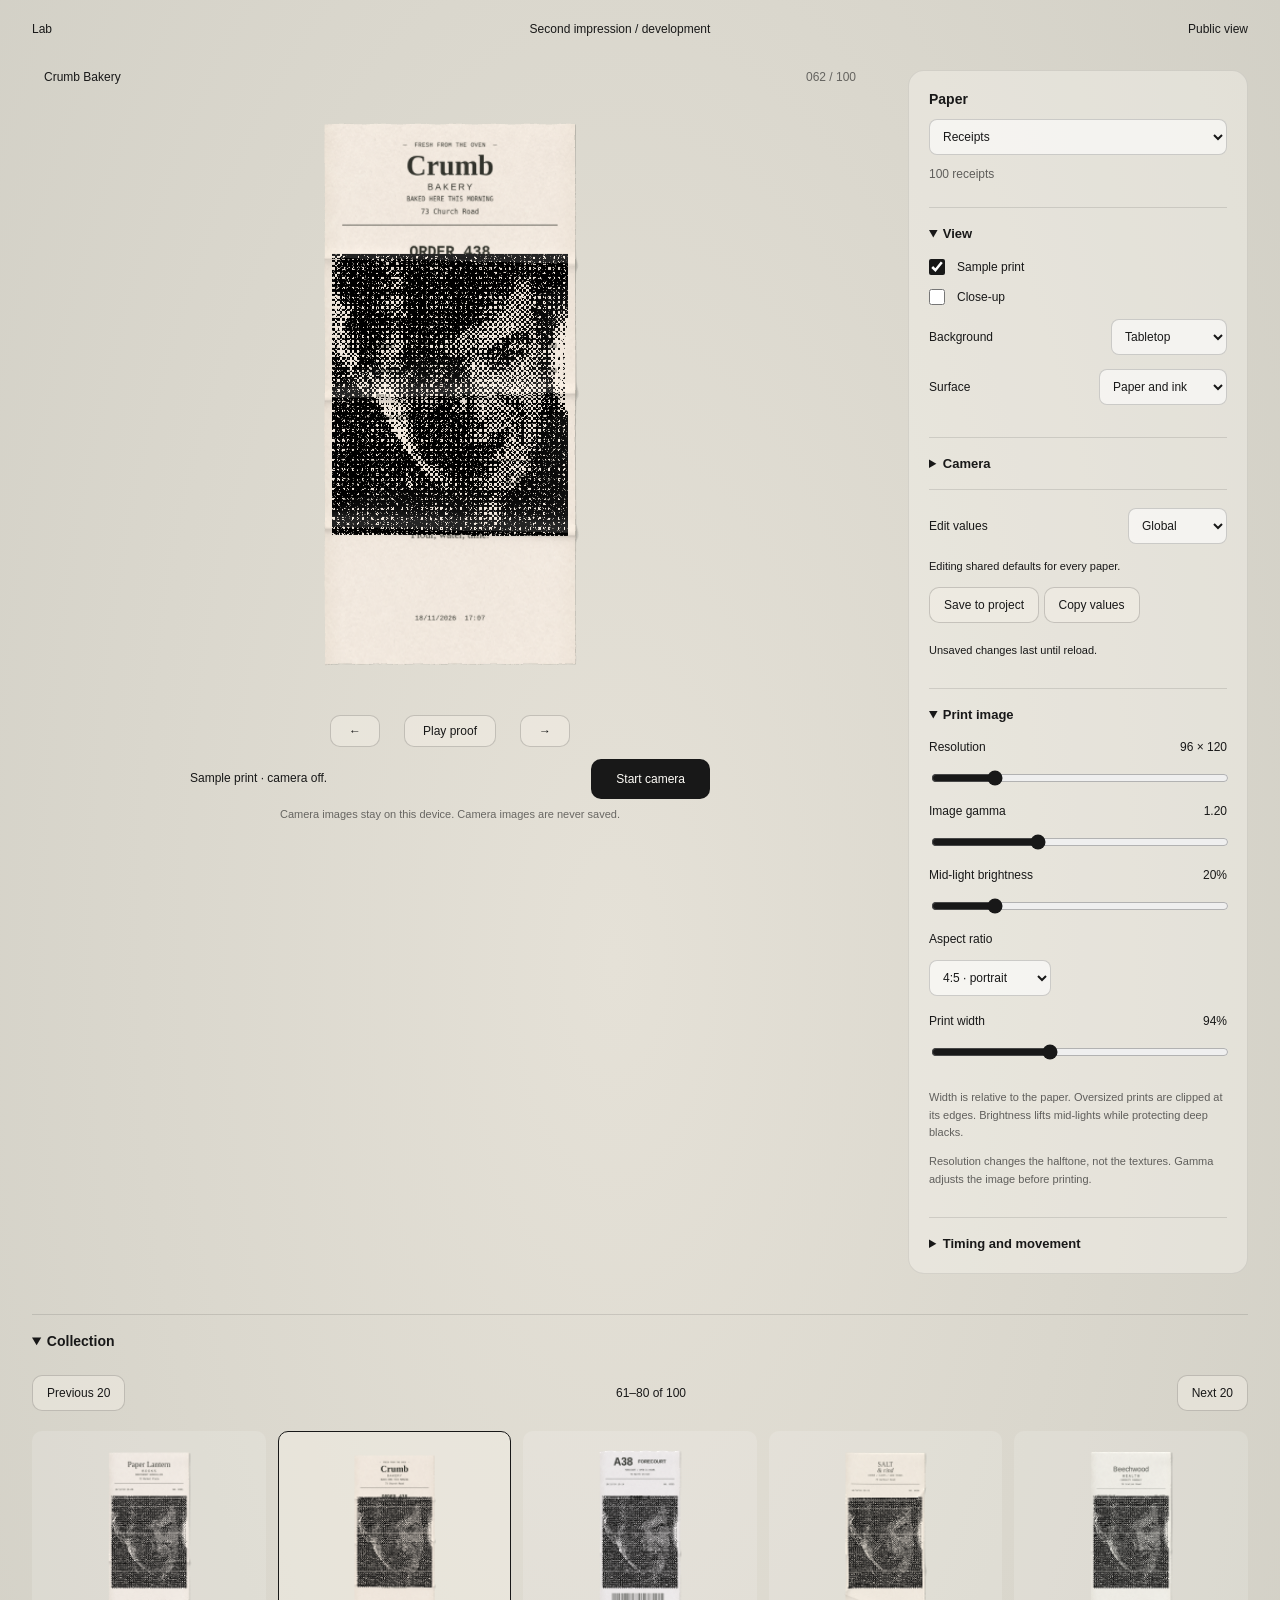
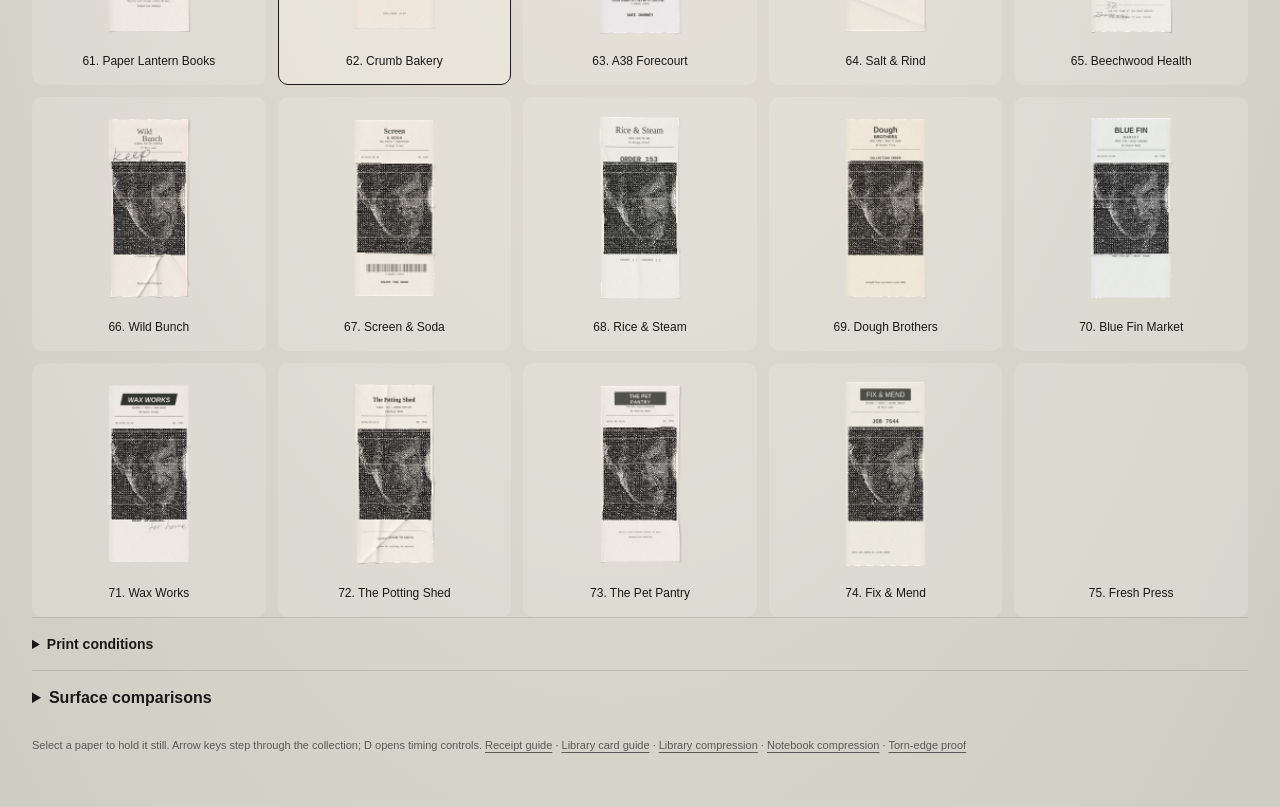
<file: prototypes/second-impression/dev/index.html>
<!doctype html>
<html lang="en-GB">
<head>
  <meta charset="utf-8">
  <meta name="viewport" content="width=device-width, initial-scale=1">
  <base href="../">
  <title>Second impression · development</title>
  <link rel="stylesheet" href="dev.css">
  <link rel="stylesheet" href="dev/print-proof/style.css">
</head>
<body>
  <header><a href="../../">Lab</a><span>Second impression / development</span><a href="./">Public view</a></header>
  <main class="workspace">
    <section class="preview" aria-label="Paper viewer">
      <div class="caption"><span id="receipt-name">Receipt collection</span><span id="counter">001 / 100</span></div>
      <div class="stage" data-background="table"><canvas id="portrait" width="840" height="1040" aria-label="A delayed camera print on paper"></canvas></div>
      <div class="receipt-nav"><button id="previous" aria-label="Previous paper">←</button><button id="play">Play proof</button><button id="next" aria-label="Next paper">→</button></div>
      <div class="controls"><p id="status" role="status">Sample print · camera off.</p><button id="start" disabled>Loading paper…</button></div>
      <p class="privacy">Camera images stay on this device. Camera images are never saved.</p>
    </section>
    <aside class="tools" aria-label="Viewer controls">
      <section class="paper-picker"><h1>Paper</h1><label for="dev-paper-type" class="sr-only">Paper type</label><select id="dev-paper-type"><option value="receipts">Receipts</option></select><p id="collection-status" role="status">100 receipts</p></section>
      <details open><summary>View</summary><section class="inspection" aria-label="View controls">
        <label><input id="sample" type="checkbox" checked> Sample print</label>
        <label><input id="zoom" type="checkbox"> Close-up</label>
        <label>Background <select id="background"><option value="table">Tabletop</option><option value="dark">Dark</option><option value="checker">Checkerboard</option></select></label>
        <label>Surface <select id="surface"><option value="0">Paper and ink</option><option value="1">Silhouette</option><option value="2">Surface normals</option></select></label>
        <label id="card-material-control" hidden>Card material <select id="card-material"><option value="approved">Approved · subtle wear and bends</option><option value="original">Original</option></select></label>
      </section></details>
      <details><summary>Camera</summary><div class="camera-options">
        <label><input id="auto-frame" type="checkbox"> Keep me in frame</label>
        <label><input id="subject-mask" type="checkbox"> Remove background</label>
        <label class="mobile-camera-option"><input id="back-camera" type="checkbox"> Back camera</label>
        <p id="subject-status" role="status">Person detection downloads on first use. Images stay on this device.</p>
      </div></details>
      <section class="tuning-mode">
        <label>Edit values <select id="tuning-mode"><option value="global">Global</option><option value="variant">Paper type</option></select></label>
        <p id="tuning-target"></p>
        <button id="save-tuning">Save to project</button> <button id="copy-tuning">Copy values</button>
        <p id="tuning-status" role="status">Unsaved changes last until reload.</p>
      </section>
      <details open><summary>Print image</summary><div class="print-tuning">
        <div class="tuning-heading"><label for="print-resolution">Resolution <output id="print-resolution-value" for="print-resolution">96 × 120</output></label><input id="specific-print-resolution" class="property-override" type="checkbox" hidden></div>
        <input id="print-resolution" type="range" min="48" max="288" step="8" value="96">
        <div class="tuning-heading"><label for="image-gamma">Image gamma <output id="image-gamma-value" for="image-gamma">1.20</output></label><input id="specific-image-gamma" class="property-override" type="checkbox" hidden></div>
        <input id="image-gamma" type="range" min="0.5" max="2.5" step="0.05" value="1.2">
        <div class="tuning-heading"><label for="image-brightness">Mid-light brightness <output id="image-brightness-value"></output></label><input id="specific-image-brightness" class="property-override" type="checkbox" hidden></div>
        <input id="image-brightness" type="range" min="0" max="1" step="0.01" value="0">
        <div class="tuning-heading"><label for="print-aspect">Aspect ratio</label><input id="specific-print-aspect" class="property-override" type="checkbox" hidden></div>
        <select id="print-aspect"><option value="0.8">4:5 · portrait</option><option value="0.6666666666666666">2:3 · portrait</option><option value="0.75">3:4 · portrait</option><option value="1">1:1 · square</option><option value="1.3333333333333333">4:3 · landscape</option><option value="1.5">3:2 · landscape</option><option value="1.7777777777777777">16:9 · wide</option></select>
        <div class="tuning-heading"><label for="print-size">Print width <output id="print-size-value"></output></label><input id="specific-print-size" class="property-override" type="checkbox" hidden></div>
        <input id="print-size" type="range" min="0.25" max="2" step="0.01" value="0.94">
        <p>Width is relative to the paper. Oversized prints are clipped at its edges. Brightness lifts mid-lights while protecting deep blacks.</p>
        <p>Resolution changes the halftone, not the textures. Gamma adjusts the image before printing.</p>
      </div></details>
      <details id="debug"><summary>Timing and movement</summary><div class="timing">
        <div class="tuning-heading"><label for="fps">Frames / second</label><input id="specific-fps" class="property-override" type="checkbox" hidden></div>
        <input id="fps" type="range" min="4" max="18" value="12">
        <div class="tuning-heading"><label for="delay">Delay / ms</label><input id="specific-delay" class="property-override" type="checkbox" hidden></div>
        <input id="delay" type="range" min="0" max="1500" step="50" value="500">
        <div class="tuning-heading"><label for="paper-jitter">Paper hand placement <output id="paper-jitter-value">1.0</output></label><input id="specific-paper-jitter" class="property-override" type="checkbox" hidden></div>
        <input id="paper-jitter" type="range" min="0" max="2" step="0.1" value="1">
        <div class="tuning-heading"><label for="print-jitter">Print hand placement <output id="print-jitter-value">1.0</output></label><input id="specific-print-jitter" class="property-override" type="checkbox" hidden></div>
        <input id="print-jitter" type="range" min="0" max="2" step="0.1" value="1"><pre id="values"></pre>
      </div></details>
    </aside>
  </main>
  <section class="review-area" aria-label="Paper inspection">
    <details open><summary>Collection</summary><nav class="gallery-nav" aria-label="Collection pages"><button id="gallery-previous">Previous 20</button><span id="gallery-range">1–20 of 100</span><button id="gallery-next">Next 20</button></nav><section id="receipts" aria-label="Paper collection"></section></details>
    <details id="ink-panel"><summary>Print conditions</summary><section id="print-proof" aria-label="Print comparison"></section></details>
    <details id="surface-proof"></details>
    <p class="proof-note">Select a paper to hold it still. Arrow keys step through the collection; D opens timing controls. <a href="production-guide.md">Receipt guide</a> · <a href="library-cards/production-guide.md">Library card guide</a> · <a href="dev/compression/">Library compression</a> · <a href="dev/notebook-compression/">Notebook compression</a> · <a href="dev/notebook-edge-proof.html">Torn-edge proof</a></p>
  </section>
  <script type="module" src="dev.js"></script>
</body>
</html>
</file>
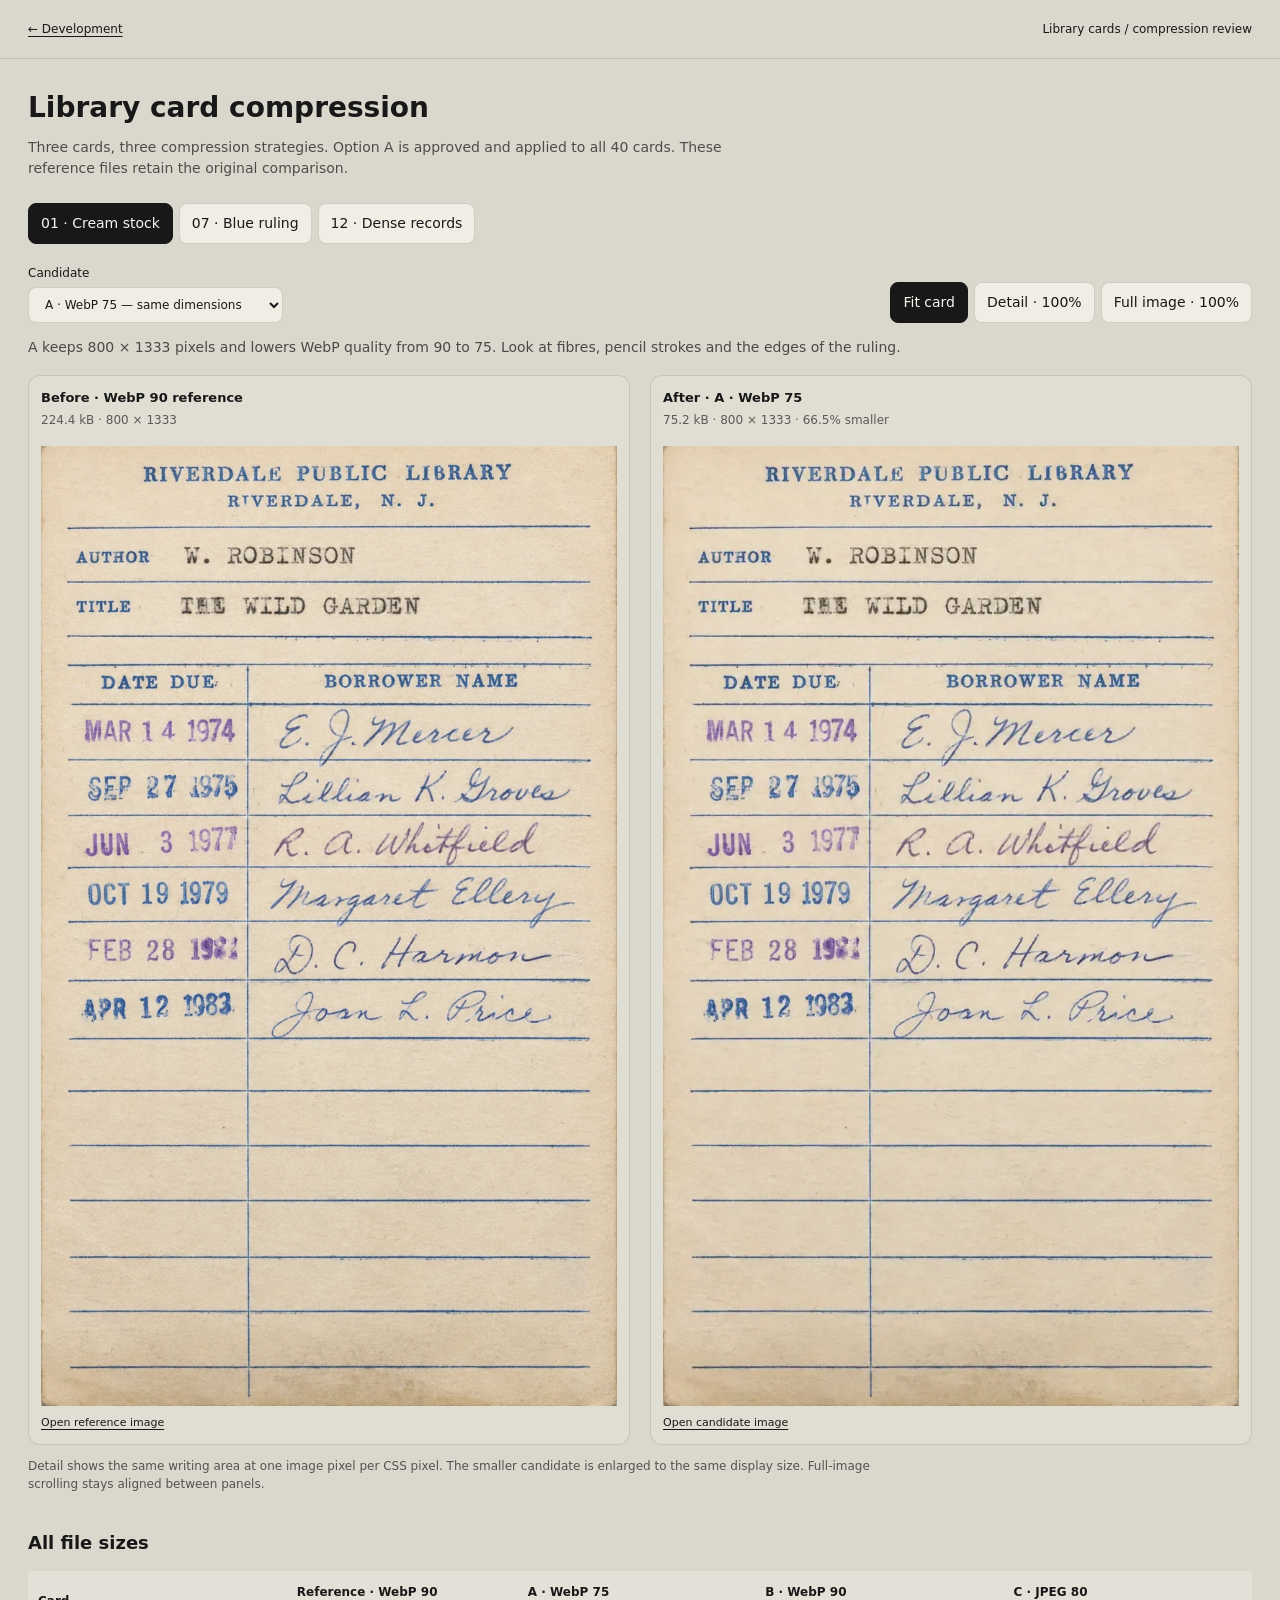
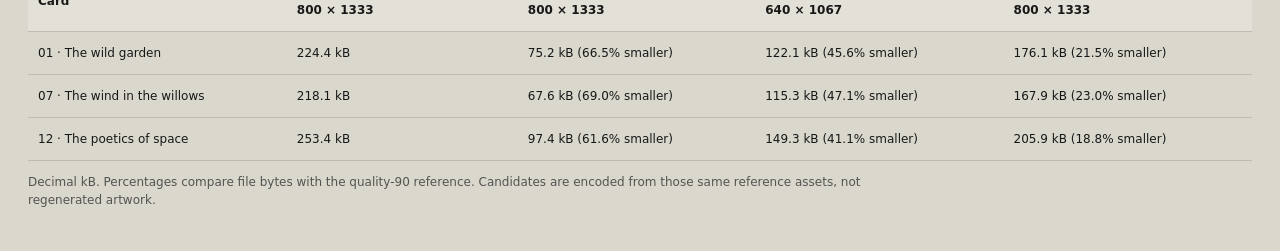
<file: prototypes/receipt-portrait/dev/compression/index.html>
<!doctype html>
<html lang="en-GB">
<head><meta charset="utf-8"><meta name="viewport" content="width=device-width,initial-scale=1"><title>Library card compression comparison</title><link rel="stylesheet" href="style.css"></head>
<body>
<header><a href="../">← Development</a><span>Library cards / compression review</span></header>
<main>
  <h1>Library card compression</h1>
  <p class="intro">Three cards, three compression strategies. Option A is approved and applied to all 40 cards. These reference files retain the original comparison.</p>
  <nav class="samples" aria-label="Comparison card">
    <button data-card="1" aria-pressed="true">01 · Cream stock</button>
    <button data-card="7" aria-pressed="false">07 · Blue ruling</button>
    <button data-card="12" aria-pressed="false">12 · Dense records</button>
  </nav>
  <section class="controls" aria-label="Comparison controls">
    <label>Candidate <select id="method"><option value="webp75">A · WebP 75 — same dimensions</option><option value="webp640">B · WebP 90 — smaller dimensions</option><option value="jpeg80">C · JPEG 80 — same dimensions</option></select></label>
    <div class="modes" role="group" aria-label="Image scale"><button data-mode="fit" aria-pressed="true">Fit card</button><button data-mode="detail" aria-pressed="false">Detail · 100%</button><button data-mode="actual" aria-pressed="false">Full image · 100%</button></div>
  </section>
  <p id="description"></p>
  <section class="pair" data-mode="fit" aria-label="Before and after">
    <figure><figcaption><strong>Before · WebP 90 reference</strong><span id="before-size"></span></figcaption><div class="image-window"><img id="before" alt="WebP 90 reference card"></div><a id="before-link" target="_blank" rel="noopener">Open reference image</a></figure>
    <figure><figcaption><strong id="after-title">After · candidate A</strong><span id="after-size"></span></figcaption><div class="image-window"><img id="after" alt="Compressed library card"></div><a id="after-link" target="_blank" rel="noopener">Open candidate image</a></figure>
  </section>
  <p class="scale-note">Detail shows the same writing area at one image pixel per CSS pixel. The smaller candidate is enlarged to the same display size. Full-image scrolling stays aligned between panels.</p>
  <section aria-labelledby="sizes-title"><h2 id="sizes-title">All file sizes</h2><div class="table-wrap"><table><thead><tr><th>Card</th><th>Reference · WebP 90<br>800 × 1333</th><th>A · WebP 75<br>800 × 1333</th><th>B · WebP 90<br>640 × 1067</th><th>C · JPEG 80<br>800 × 1333</th></tr></thead><tbody id="sizes"></tbody></table></div><p class="footnote">Decimal kB. Percentages compare file bytes with the quality-90 reference. Candidates are encoded from those same reference assets, not regenerated artwork.</p></section>
  <p id="error" role="status"></p>
</main>
<script type="module" src="compare.js"></script>
</body></html>
</file>
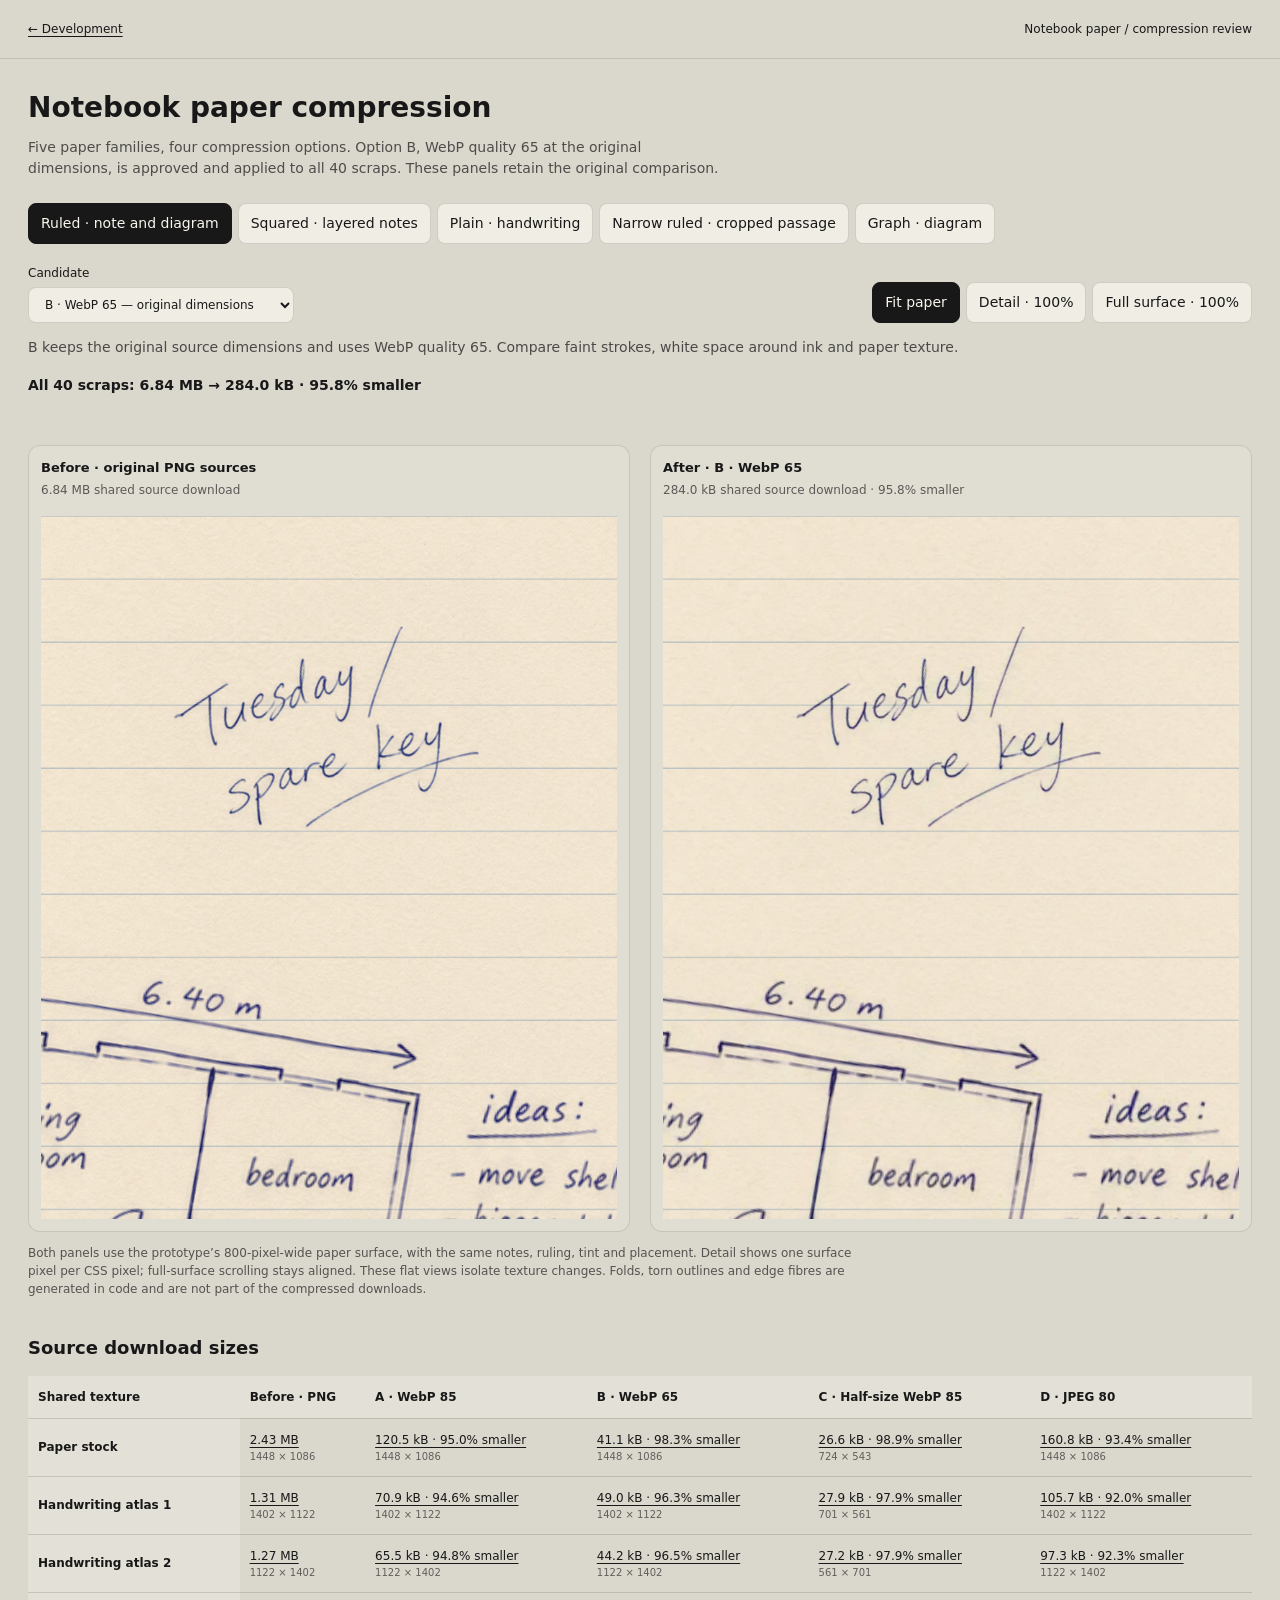
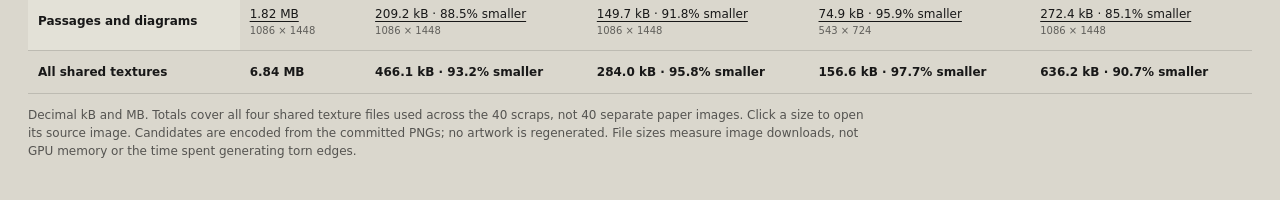
<file: prototypes/second-impression/dev/notebook-compression/index.html>
<!doctype html>
<html lang="en-GB">
<head><meta charset="utf-8"><meta name="viewport" content="width=device-width,initial-scale=1"><title>Notebook paper compression comparison</title><link rel="stylesheet" href="style.css"></head>
<body>
<header><a href="../">← Development</a><span>Notebook paper / compression review</span></header>
<main>
  <h1>Notebook paper compression</h1>
  <p class="intro">Five paper families, four compression options. Option B, WebP quality 65 at the original dimensions, is approved and applied to all 40 scraps. These panels retain the original comparison.</p>
  <nav class="samples" aria-label="Comparison paper">
    <button data-sample="0" aria-pressed="true">Ruled · note and diagram</button>
    <button data-sample="26" aria-pressed="false">Squared · layered notes</button>
    <button data-sample="2" aria-pressed="false">Plain · handwriting</button>
    <button data-sample="3" aria-pressed="false">Narrow ruled · cropped passage</button>
    <button data-sample="4" aria-pressed="false">Graph · diagram</button>
  </nav>
  <section class="controls" aria-label="Comparison controls">
    <label>Candidate <select id="method"><option value="webp85">A · WebP 85 — original dimensions</option><option value="webp65" selected>B · WebP 65 — original dimensions</option><option value="webp-small">C · WebP 85 — half width and height</option><option value="jpeg80">D · JPEG 80 — original dimensions</option></select></label>
    <div class="modes" role="group" aria-label="Image scale"><button data-mode="fit" aria-pressed="true">Fit paper</button><button data-mode="detail" aria-pressed="false">Detail · 100%</button><button data-mode="actual" aria-pressed="false">Full surface · 100%</button></div>
  </section>
  <p id="description"></p>
  <p id="total" class="total"></p>
  <p id="status" role="status">Loading comparison…</p>
  <section class="pair" data-mode="fit" aria-label="Before and after" aria-busy="true">
    <figure><figcaption><strong>Before · original PNG sources</strong><span id="before-size"></span></figcaption><div class="image-window"><canvas id="before" aria-label="Paper surface from original PNG sources"></canvas></div></figure>
    <figure><figcaption><strong id="after-title">After · candidate A</strong><span id="after-size"></span></figcaption><div class="image-window"><canvas id="after" aria-label="Paper surface from compressed sources"></canvas></div></figure>
  </section>
  <p class="scale-note">Both panels use the prototype’s 800-pixel-wide paper surface, with the same notes, ruling, tint and placement. Detail shows one surface pixel per CSS pixel; full-surface scrolling stays aligned. These flat views isolate texture changes. Folds, torn outlines and edge fibres are generated in code and are not part of the compressed downloads.</p>
  <section aria-labelledby="sizes-title"><h2 id="sizes-title">Source download sizes</h2><div class="table-wrap"><table><thead><tr><th>Shared texture</th><th>Before · PNG</th><th>A · WebP 85</th><th>B · WebP 65</th><th>C · Half-size WebP 85</th><th>D · JPEG 80</th></tr></thead><tbody id="sizes"></tbody><tfoot id="totals"></tfoot></table></div><p class="footnote">Decimal kB and MB. Totals cover all four shared texture files used across the 40 scraps, not 40 separate paper images. Click a size to open its source image. Candidates are encoded from the committed PNGs; no artwork is regenerated. File sizes measure image downloads, not GPU memory or the time spent generating torn edges.</p></section>
</main>
<script type="module" src="compare.js"></script>
</body></html>
</file>
<file: prototypes/receipt-portrait/style.css>
:root { color-scheme: light; font-family: -apple-system, BlinkMacSystemFont, 'Segoe UI', sans-serif; color: #181818; background: #d8d5cb; --bar-height: 88px; }
* { box-sizing: border-box; }
html, body { margin: 0; width: 100%; height: 100%; overflow: hidden; }
body { position: relative; height: 100dvh; background: radial-gradient(ellipse at 48% 40%, #e5e1d7, #cfcdc3); }
.stage { position: absolute; inset: 0 0 calc(var(--bar-height) + env(safe-area-inset-bottom)); display: flex; align-items: center; justify-content: center; padding: max(16px, env(safe-area-inset-top)) max(16px, env(safe-area-inset-right)) 16px max(16px, env(safe-area-inset-left)); }
#portrait { display: block; width: 100%; height: 100%; max-height: 849px; }
.camera-bar { position: absolute; bottom: 0; left: 0; right: 0; height: calc(var(--bar-height) + env(safe-area-inset-bottom)); padding: 12px 20px calc(20px + env(safe-area-inset-bottom)); }
.camera-actions { display: flex; gap: 8px; width: min(360px, 100%); margin: 0 auto; }
button { font: inherit; color: inherit; cursor: pointer; -webkit-tap-highlight-color: transparent; touch-action: manipulation; outline: 2px solid transparent; outline-offset: 4px; transition: background-color .18s, color .18s, border-color .18s, box-shadow .18s, opacity .18s, transform .18s, outline-color .18s; }
button:focus-visible { outline: 2px solid #181818; outline-offset: 4px; }
.camera-button { flex: 1; min-height: 56px; border: 1px solid #181818; border-radius: 16px; background: #181818; color: #f7f4ec; font-size: 15px; font-weight: 500; }
.camera-button:hover { background: #303030; border-color: #303030; }
.camera-button[data-active="true"] { background: #f5f1e980; border-color: transparent; color: #181818; }
.camera-button[data-active="true"]:hover { background: #f5f1e9; }
.camera-button:disabled { opacity: .5; cursor: wait; }
.camera-button[aria-busy="true"]::before { content: ''; display: inline-block; width: 12px; height: 12px; margin-right: 10px; border: 1.5px solid currentColor; border-top-color: transparent; border-radius: 50%; vertical-align: -1px; animation: turn 1s linear infinite; }
.icon-button { display: grid; place-items: center; flex-shrink: 0; width: 56px; height: 56px; border: 1px solid transparent; border-radius: 16px; background: #f5f1e980; }
.icon-button:hover { background: #f5f1e9; }
.icon-button svg circle { fill: #e6e2d8; }
dialog { position: fixed; inset: auto 0 0; margin: 0 auto; width: min(440px, 100%); max-width: 100%; max-height: min(80dvh, 480px); overflow-y: auto; border: 1px solid #18181824; border-bottom: 0; border-radius: 24px 24px 0 0; padding: 18px 24px calc(28px + env(safe-area-inset-bottom)); background: #f0ece2; color: inherit; box-shadow: 0 -12px 60px #292a2220; }
dialog::backdrop { background: #18181833; backdrop-filter: blur(2px); opacity: 0; transition: opacity .18s ease; }
dialog[data-motion="open"]::backdrop { opacity: 1; }
.drawer-heading { display: flex; align-items: center; justify-content: space-between; margin-bottom: 12px; }
h1 { font-size: 16px; font-weight: 600; margin: 0; }
.drawer-heading .icon-button { width: 44px; height: 44px; border: 0; background: transparent; }
.switch-row { display: flex; align-items: center; justify-content: space-between; gap: 20px; width: 100%; min-height: 64px; padding: 8px 0; border: 0; border-top: 1px solid #18181819; background: transparent; font-size: 15px; text-align: left; }
.switch-track { width: 46px; height: 28px; flex-shrink: 0; border-radius: 20px; background: #c8c5bc; padding: 3px; transition: background-color .2s ease, filter .18s; }
.switch-track::after { content: ''; display: block; width: 22px; height: 22px; border-radius: 50%; background: #fffdf8; box-shadow: 0 1px 3px #0002; transition: transform .2s cubic-bezier(.2,.8,.2,1), box-shadow .18s; }
[aria-checked="true"] .switch-track { background: #181818; }
[aria-checked="true"] .switch-track::after { transform: translateX(var(--thumb-x, 18px)); }
.sr-only { position: absolute; width: 1px; height: 1px; margin: -1px; padding: 0; overflow: hidden; clip-path: inset(50%); white-space: nowrap; border: 0; }
.notice { position: absolute; z-index: 2; bottom: calc(var(--bar-height) + env(safe-area-inset-bottom) + 8px); left: 50%; transform: translateX(-50%); width: min(400px, calc(100% - 32px)); margin: 0; padding: 12px 16px; border-radius: 12px; background: #f6f1e8; box-shadow: 0 4px 20px #0001; font-size: 13px; line-height: 1.5; text-align: center; }
@keyframes turn { to { transform: rotate(360deg); } }
@media (min-width: 700px) { .stage { padding: 24px; } }
@media (prefers-reduced-motion: reduce) { *, *::before, *::after { transition: none !important; animation: none !important; } }

.inline-options { display: none; }
.camera-button:active, .icon-button:active { transform: scale(.97); }
.switch-row:hover .switch-track { filter: brightness(.96); }
.switch-row:active .switch-track::after { box-shadow: 0 0 0 3px #fff4; }
@media (min-width: 700px) and (min-height: 480px) {
  :root { --bar-height: 80px; }
  .camera-bar { padding: 16px 24px calc(20px + env(safe-area-inset-bottom)); }
  .camera-actions { width: min(760px, 100%); gap: 8px; align-items: center; justify-content: center; }
  .camera-button { flex: 0 0 144px; min-height: 44px; border-radius: 12px; font-size: 13px; }
  #open-settings { display: none; }
  .inline-options { display: flex; gap: 24px; align-items: center; }
  .inline-options .switch-row { width: auto; min-height: 44px; border: 0; gap: 10px; font-size: 13px; }
  .inline-options .switch-track { width: 36px; height: 22px; }
  .inline-options .switch-track::after { width: 16px; height: 16px; }
  .inline-options [aria-checked="true"] { --thumb-x: 14px; }
}

.mobile-camera-option { display: none; }
@media (max-width: 699px), (max-height: 479px) { .mobile-camera-option { display: flex; } }

@media (max-width: 699px) {
  :root { --bar-height: 76px; }
  #portrait { --paper-view-height: 2.44; max-height: 837px; }
  .stage { padding: max(8px, env(safe-area-inset-top)) max(12px, env(safe-area-inset-right)) 0 max(12px, env(safe-area-inset-left)); }
  .camera-bar { padding: 8px 20px calc(12px + env(safe-area-inset-bottom)); }
}

.stage, .camera-bar { transition: opacity .2s ease, visibility .2s; }
body[data-loading="true"] .stage, body[data-loading="true"] .camera-bar { opacity: 0; visibility: hidden; }
.page-loading { position: absolute; inset: 0; display: grid; place-items: center; pointer-events: none; transition: opacity .18s ease, visibility .18s; }
body[data-loading="false"] .page-loading { opacity: 0; visibility: hidden; }
.page-spinner { width: 28px; height: 28px; border: 2px solid #18181826; border-top-color: #181818; border-radius: 50%; animation: turn .85s linear infinite; }
body[data-loading="false"] .page-spinner { animation: none; }

.paper-choice { display: flex; align-items: center; justify-content: space-between; gap: 12px; min-height: 64px; border-top: 1px solid #18181819; font-size: 15px; }
.paper-choice select { font: inherit; color: inherit; background: #fff5; border: 1px solid #18181825; border-radius: 8px; padding: 8px; max-width: 72%; transition: background .18s,border-color .18s; }
.paper-choice select:focus-visible { outline: 2px solid #181818; outline-offset: 3px; }
@media(min-width:700px) and (min-height:480px) { .inline-options { gap: 16px; } .inline-options .paper-choice { min-height: 44px; border: 0; gap: 6px; font-size: 13px; } .inline-options .paper-choice select { max-width: 132px; padding: 6px; } }

@media (min-width:700px) and (max-width:780px) and (min-height:480px) { .inline-options { gap: 6px; } }
</file>
<file: prototypes/second-impression/style.css>
:root { color-scheme: light; font-family: -apple-system, BlinkMacSystemFont, 'Segoe UI', sans-serif; color: #181818; background: #d8d5cb; --bar-height: 88px; }
* { box-sizing: border-box; }
html, body { margin: 0; width: 100%; height: 100%; overflow: hidden; }
body { position: relative; height: 100dvh; background: radial-gradient(ellipse at 48% 40%, #e5e1d7, #cfcdc3); }
.stage { position: absolute; inset: 0 0 calc(var(--bar-height) + env(safe-area-inset-bottom)); display: flex; align-items: center; justify-content: center; padding: max(16px, env(safe-area-inset-top)) max(16px, env(safe-area-inset-right)) 16px max(16px, env(safe-area-inset-left)); }
#portrait { display: block; width: 100%; height: 100%; max-height: 849px; }
.camera-bar { position: absolute; bottom: 0; left: 0; right: 0; height: calc(var(--bar-height) + env(safe-area-inset-bottom)); padding: 12px 20px calc(20px + env(safe-area-inset-bottom)); }
.camera-actions { display: flex; gap: 8px; width: min(360px, 100%); margin: 0 auto; }
button { font: inherit; color: inherit; cursor: pointer; -webkit-tap-highlight-color: transparent; touch-action: manipulation; outline: 2px solid transparent; outline-offset: 4px; transition: background-color .18s, color .18s, border-color .18s, box-shadow .18s, opacity .18s, transform .18s, outline-color .18s; }
button:focus-visible { outline: 2px solid #181818; outline-offset: 4px; }
.camera-button { flex: 1; min-height: 56px; border: 1px solid #181818; border-radius: 16px; background: #181818; color: #f7f4ec; font-size: 15px; font-weight: 500; }
.camera-button:hover { background: #303030; border-color: #303030; }
.camera-button[data-active="true"] { background: #f5f1e980; border-color: transparent; color: #181818; }
.camera-button[data-active="true"]:hover { background: #f5f1e9; }
.camera-button:disabled { opacity: .5; cursor: wait; }
.camera-button[aria-busy="true"]::before { content: ''; display: inline-block; width: 12px; height: 12px; margin-right: 10px; border: 1.5px solid currentColor; border-top-color: transparent; border-radius: 50%; vertical-align: -1px; animation: turn 1s linear infinite; }
.icon-button { display: grid; place-items: center; flex-shrink: 0; width: 56px; height: 56px; border: 1px solid transparent; border-radius: 16px; background: #f5f1e980; }
.icon-button:hover { background: #f5f1e9; }
.icon-button svg circle { fill: #e6e2d8; }
dialog { position: fixed; inset: auto 0 0; margin: 0 auto; width: 100%; max-width: 100%; max-height: min(80dvh, 480px); overflow-y: auto; border: 1px solid #18181824; border-bottom: 0; border-radius: 24px 24px 0 0; padding: 18px 24px calc(28px + env(safe-area-inset-bottom)); background: #f0ece2; color: inherit; box-shadow: 0 -12px 60px #292a2220; }
dialog::backdrop { background: #18181833; backdrop-filter: blur(2px); opacity: 0; transition: opacity .18s ease; }
dialog[data-motion="open"]::backdrop { opacity: 1; }
.drawer-heading { display: flex; align-items: center; justify-content: space-between; margin-bottom: 12px; }
h1 { font-size: 16px; font-weight: 600; margin: 0; }
.drawer-heading .icon-button { width: 44px; height: 44px; border: 0; background: transparent; }
.switch-row { display: flex; align-items: center; justify-content: space-between; gap: 20px; width: 100%; min-height: 64px; padding: 8px 0; border: 0; border-top: 1px solid #18181819; background: transparent; font-size: 15px; text-align: left; }
.switch-track { width: 46px; height: 28px; flex-shrink: 0; border-radius: 20px; background: #c8c5bc; padding: 3px; transition: background-color .2s ease, filter .18s; }
.switch-track::after { content: ''; display: block; width: 22px; height: 22px; border-radius: 50%; background: #fffdf8; box-shadow: 0 1px 3px #0002; transition: transform .2s cubic-bezier(.2,.8,.2,1), box-shadow .18s; }
[aria-checked="true"] .switch-track { background: #181818; }
[aria-checked="true"] .switch-track::after { transform: translateX(var(--thumb-x, 18px)); }
.sr-only { position: absolute; width: 1px; height: 1px; margin: -1px; padding: 0; overflow: hidden; clip-path: inset(50%); white-space: nowrap; border: 0; }
.notice { position: absolute; z-index: 2; bottom: calc(var(--bar-height) + env(safe-area-inset-bottom) + 8px); left: 50%; transform: translateX(-50%); width: min(400px, calc(100% - 32px)); margin: 0; padding: 12px 16px; border-radius: 12px; background: #f6f1e8; box-shadow: 0 4px 20px #0001; font-size: 13px; line-height: 1.5; text-align: center; }
@keyframes turn { to { transform: rotate(360deg); } }
@media (min-width: 700px) { .stage { padding: 24px; } }
@media (prefers-reduced-motion: reduce) { *, *::before, *::after { transition: none !important; animation: none !important; } }

.inline-options { display: none; }
.camera-button:active, .icon-button:active { transform: scale(.97); }
.switch-row:hover .switch-track { filter: brightness(.96); }
.switch-row:active .switch-track::after { box-shadow: 0 0 0 3px #fff4; }
@media (min-width: 700px) and (min-height: 480px) {
  :root { --bar-height: 80px; }
  .camera-bar { padding: 16px 24px calc(20px + env(safe-area-inset-bottom)); }
  .camera-actions { width: min(760px, 100%); gap: 8px; align-items: center; justify-content: center; }
  .camera-button { flex: 0 0 144px; min-height: 44px; border-radius: 12px; font-size: 13px; }
  #open-settings { display: none; }
  .inline-options { display: flex; gap: 24px; align-items: center; }
  .inline-options .switch-row { width: auto; min-height: 44px; border: 0; gap: 10px; font-size: 13px; }
  .inline-options .switch-track { width: 36px; height: 22px; }
  .inline-options .switch-track::after { width: 16px; height: 16px; }
  .inline-options [aria-checked="true"] { --thumb-x: 14px; }
}

.mobile-camera-option { display: none; }
@media (max-width: 699px), (max-height: 479px) { .mobile-camera-option { display: flex; } }

@media (max-width: 699px) {
  :root { --bar-height: 76px; }
  #portrait { --paper-view-height: 2.44; max-height: 837px; }
  .stage { padding: max(8px, env(safe-area-inset-top)) max(12px, env(safe-area-inset-right)) 0 max(12px, env(safe-area-inset-left)); }
  .camera-bar { padding: 8px 20px calc(12px + env(safe-area-inset-bottom)); }
}

.stage, .camera-bar { transition: opacity .2s ease, visibility .2s; }
body[data-loading="true"] .stage, body[data-loading="true"] .camera-bar { opacity: 0; visibility: hidden; }
.page-loading { position: absolute; inset: 0; display: grid; place-items: center; pointer-events: none; transition: opacity .18s ease, visibility .18s; }
body[data-loading="false"] .page-loading { opacity: 0; visibility: hidden; }
.page-spinner { width: 28px; height: 28px; border: 2px solid #18181826; border-top-color: #181818; border-radius: 50%; animation: turn .85s linear infinite; }
body[data-loading="false"] .page-spinner { animation: none; }


.paper-choice { display: flex; flex-direction: column; gap: 12px; padding: 18px 0 0; border-top: 1px solid #18181819; font-size: 15px; }
.paper-chips { display: flex; flex-wrap: wrap; gap: 8px; min-width: 0; margin: 0; padding: 0; border: 0; }
.paper-chip { position: relative; cursor: pointer; }
.paper-chip input { position: absolute; opacity: 0; width: 1px; height: 1px; }
.paper-chip span { display: block; padding: 11px 14px; border: 1px solid #18181830; border-radius: 24px; background: #fff5; font-size: 13px; transition: background .18s, color .18s; }
.paper-chip input:checked + span { background: #181818; border-color: #181818; color: #f7f4ec; }
.paper-chip input:focus-visible + span { outline: 2px solid #181818; outline-offset: 3px; }
.paper-chip:has(input:disabled) { cursor: wait; opacity: .55; }
.paper-chip:hover input:not(:checked):not(:disabled) + span { background: #f5f1e9; }
.paper-loading { position: fixed; inset: 0; margin: 0; width: 100%; height: 100%; max-width: none; max-height: none; padding: 0; border: 0; background: #d8d5cb99; pointer-events: none; }
.paper-loading:popover-open { display: grid; place-items: center; }
body[data-loading="false"] .paper-loading .page-spinner { animation: turn .85s linear infinite; }
@media (min-width: 700px) and (min-height: 480px) {
  :root { --bar-height: 128px; }
  .camera-actions { width: min(1000px, 100%); align-items: flex-start; }
  .inline-options { flex-wrap: wrap; justify-content: center; gap: 4px 16px; }
  .inline-options .paper-choice { flex-direction: row; align-items: center; justify-content: center; flex-basis: 100%; padding: 0; border: 0; font-size: 13px; }
  .paper-chip span { padding: 9px 12px; }
}
</file>
<file: prototypes/receipt-portrait/dev/compression/style.css>
:root { color-scheme: light; color: #181818; background: #dad7cd; font: 14px/1.5 system-ui, sans-serif; }
* { box-sizing: border-box; }
body { margin: 0; }
header { display: flex; justify-content: space-between; padding: 20px 28px; border-bottom: 1px solid #18181820; font-size: 12px; }
a { color: inherit; text-underline-offset: 3px; }
main { max-width: 1360px; margin: 0 auto; padding: 28px; }
h1 { font-size: 28px; font-weight: 550; margin: 0 0 8px; }
h2 { font-size: 18px; font-weight: 550; margin-top: 36px; }
.intro { margin: 0 0 24px; max-width: 700px; color: #181818b8; }
.samples,.modes { display: flex; flex-wrap: wrap; gap: 6px; }
button,select { font: inherit; color: inherit; border: 1px solid #18181826; border-radius: 8px; background: #f0ede5; padding: 9px 12px; transition: background .18s, color .18s, border-color .18s; }
button { cursor: pointer; }
button[aria-pressed="true"] { color: #f8f5ef; background: #181818; border-color: #181818; }
button:hover { border-color: #181818; }
button:focus-visible,select:focus-visible,a:focus-visible { outline: 2px solid #181818; outline-offset: 3px; }
.controls { display: flex; flex-wrap: wrap; align-items: end; justify-content: space-between; gap: 16px; margin-top: 20px; }
.controls label { display: grid; gap: 5px; font-size: 12px; }
#description { color: #181818bd; min-height: 24px; }
.pair { display: grid; grid-template-columns: repeat(2,minmax(0,1fr)); gap: 20px; }
figure { min-width: 0; margin: 0; padding: 12px; background: #eeebe255; border: 1px solid #18181820; border-radius: 12px; }
figcaption { min-height: 58px; }
figcaption strong,figcaption span { display: block; }
figcaption strong { font-size: 13px; font-weight: 550; }
figcaption span { font-size: 12px; color: #181818aa; margin-top: 3px; }
.image-window { width: 100%; overflow: hidden; position: relative; background: #d0cdc3; }
.image-window img { display: block; width: 100%; height: auto; }
figure a { display: inline-block; font-size: 11px; margin-top: 9px; }
.pair[data-mode="detail"] .image-window { height: 380px; }
.pair[data-mode="detail"] img { position: relative; width: 800px; max-width: none; left: 50%; transform: translateX(-50%); margin-top: -360px; }
.pair[data-mode="actual"] .image-window { height: 600px; overflow: auto; }
.pair[data-mode="actual"] img { width: 800px; max-width: none; }
.scale-note,.footnote { font-size: 12px; color: #181818b0; max-width: 850px; }
.table-wrap { overflow-x: auto; }
table { border-collapse: collapse; width: 100%; font-size: 12px; }
th,td { text-align: left; padding: 12px 10px; border-bottom: 1px solid #18181825; }
th { font-weight: 550; background: #eeebe280; }
td:first-child { max-width: 180px; }
@media(max-width: 650px) { main { padding: 18px 12px; } header { padding: 16px 12px; } header span { max-width: 180px; text-align: right; } h1 { font-size: 24px; } .pair { gap: 8px; } figure { padding: 7px; } figcaption { min-height: 92px; } .pair[data-mode="detail"] .image-window { height: 300px; } .controls { align-items: start; } }
@media(prefers-reduced-motion: reduce) { button,select { transition: none; } }
</file>
<file: prototypes/second-impression/dev/notebook-compression/style.css>
@import url('../compression/style.css');
.total { font-weight: 600; }
#status { min-height: 21px; color: #181818b0; }
.image-window canvas { display: block; width: 100%; height: auto; }
.pair[data-mode="detail"] canvas { position: relative; width: 800px; max-width: none; left: 50%; transform: translateX(-50%); margin-top: -200px; }
.pair[data-mode="actual"] canvas { width: 800px; max-width: none; }
.pair[aria-busy="true"] { opacity: .5; }
#sizes small { display: block; color: #181818a0; }
tfoot { font-weight: 600; }

table { min-width: 900px; }
</file>
